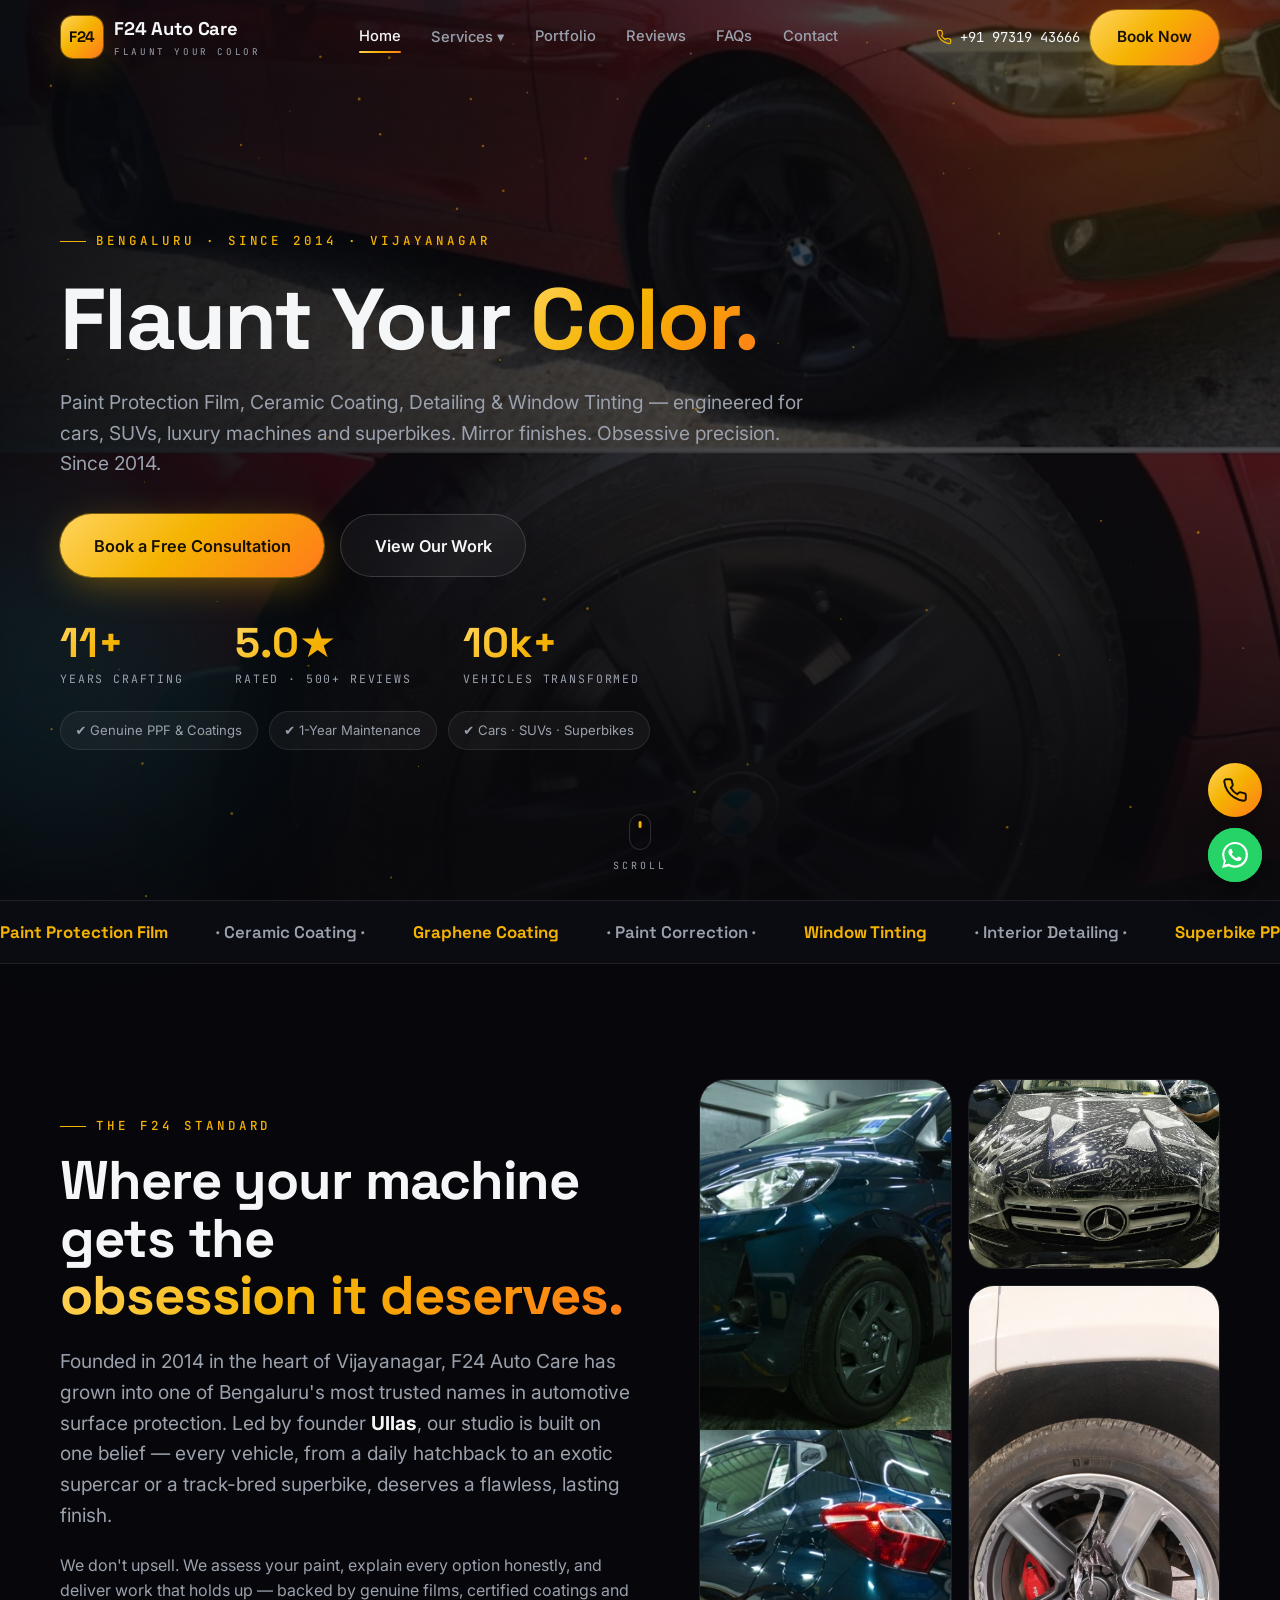
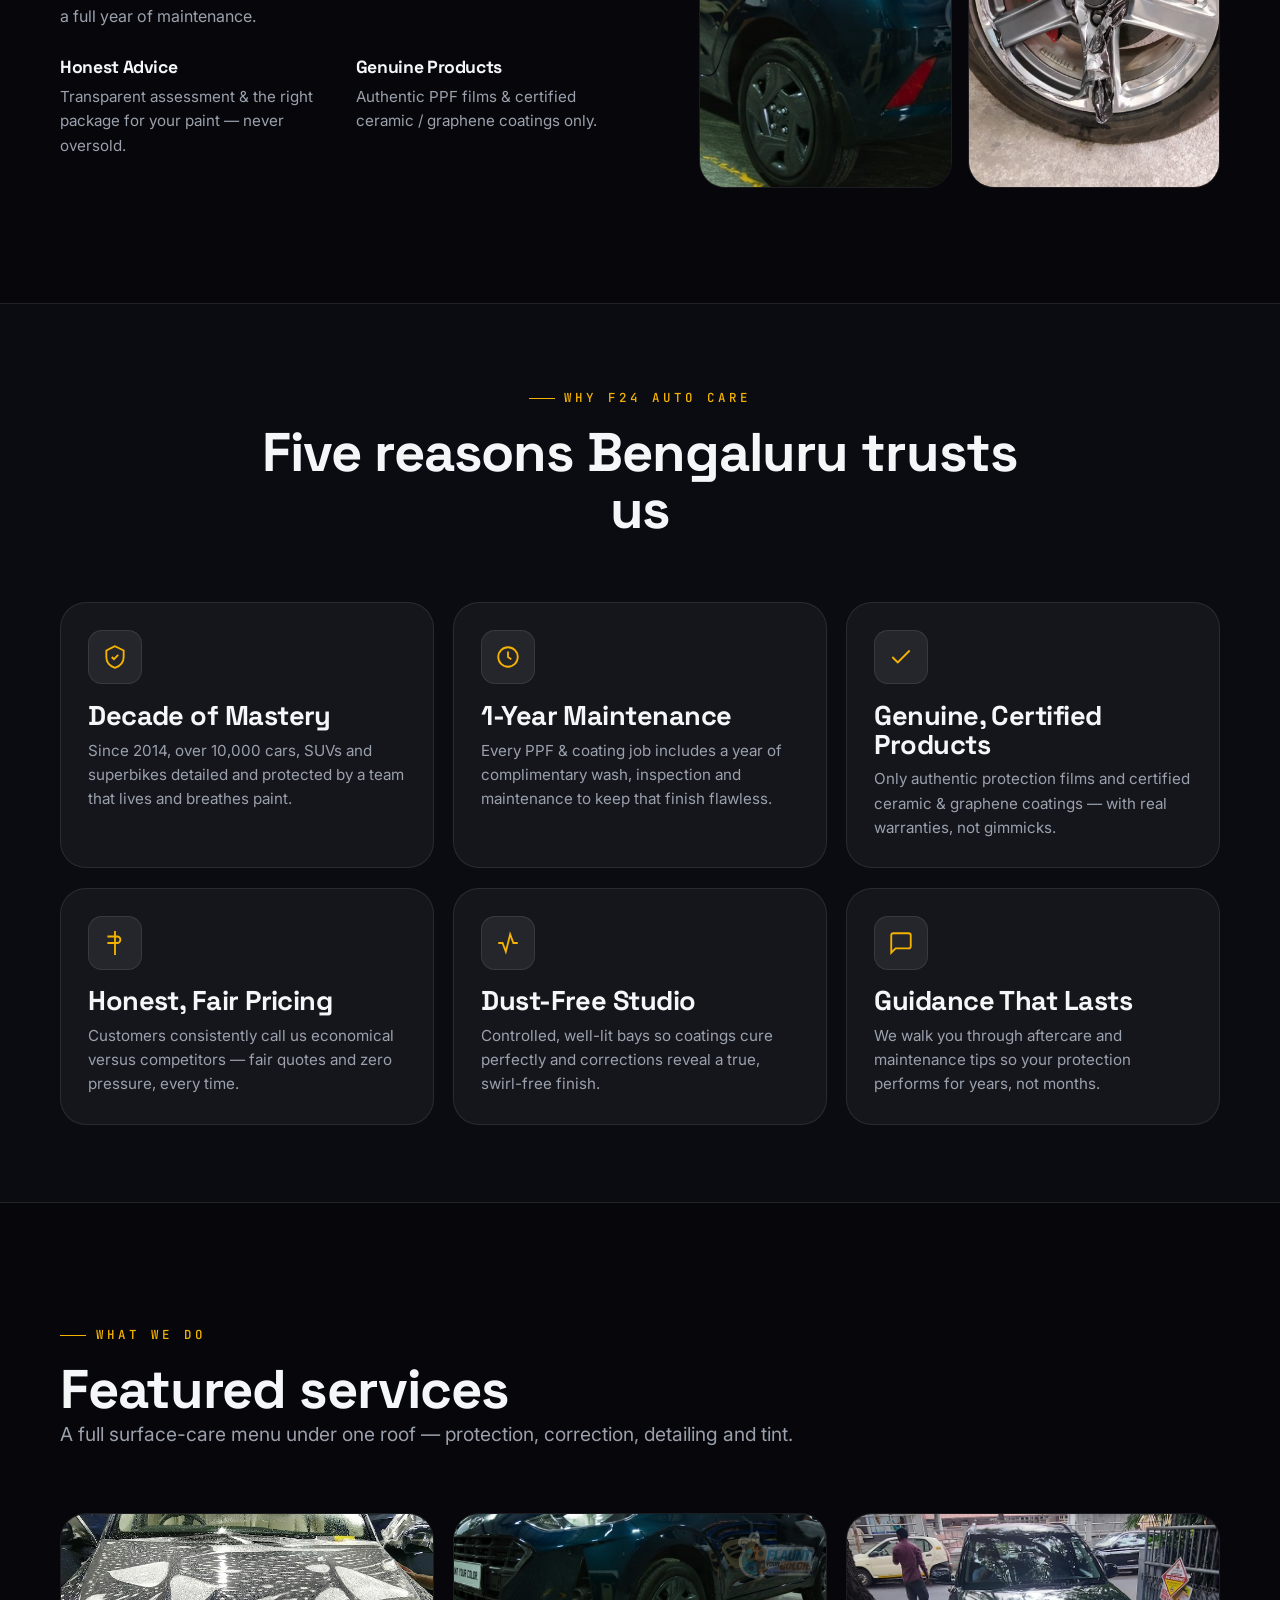
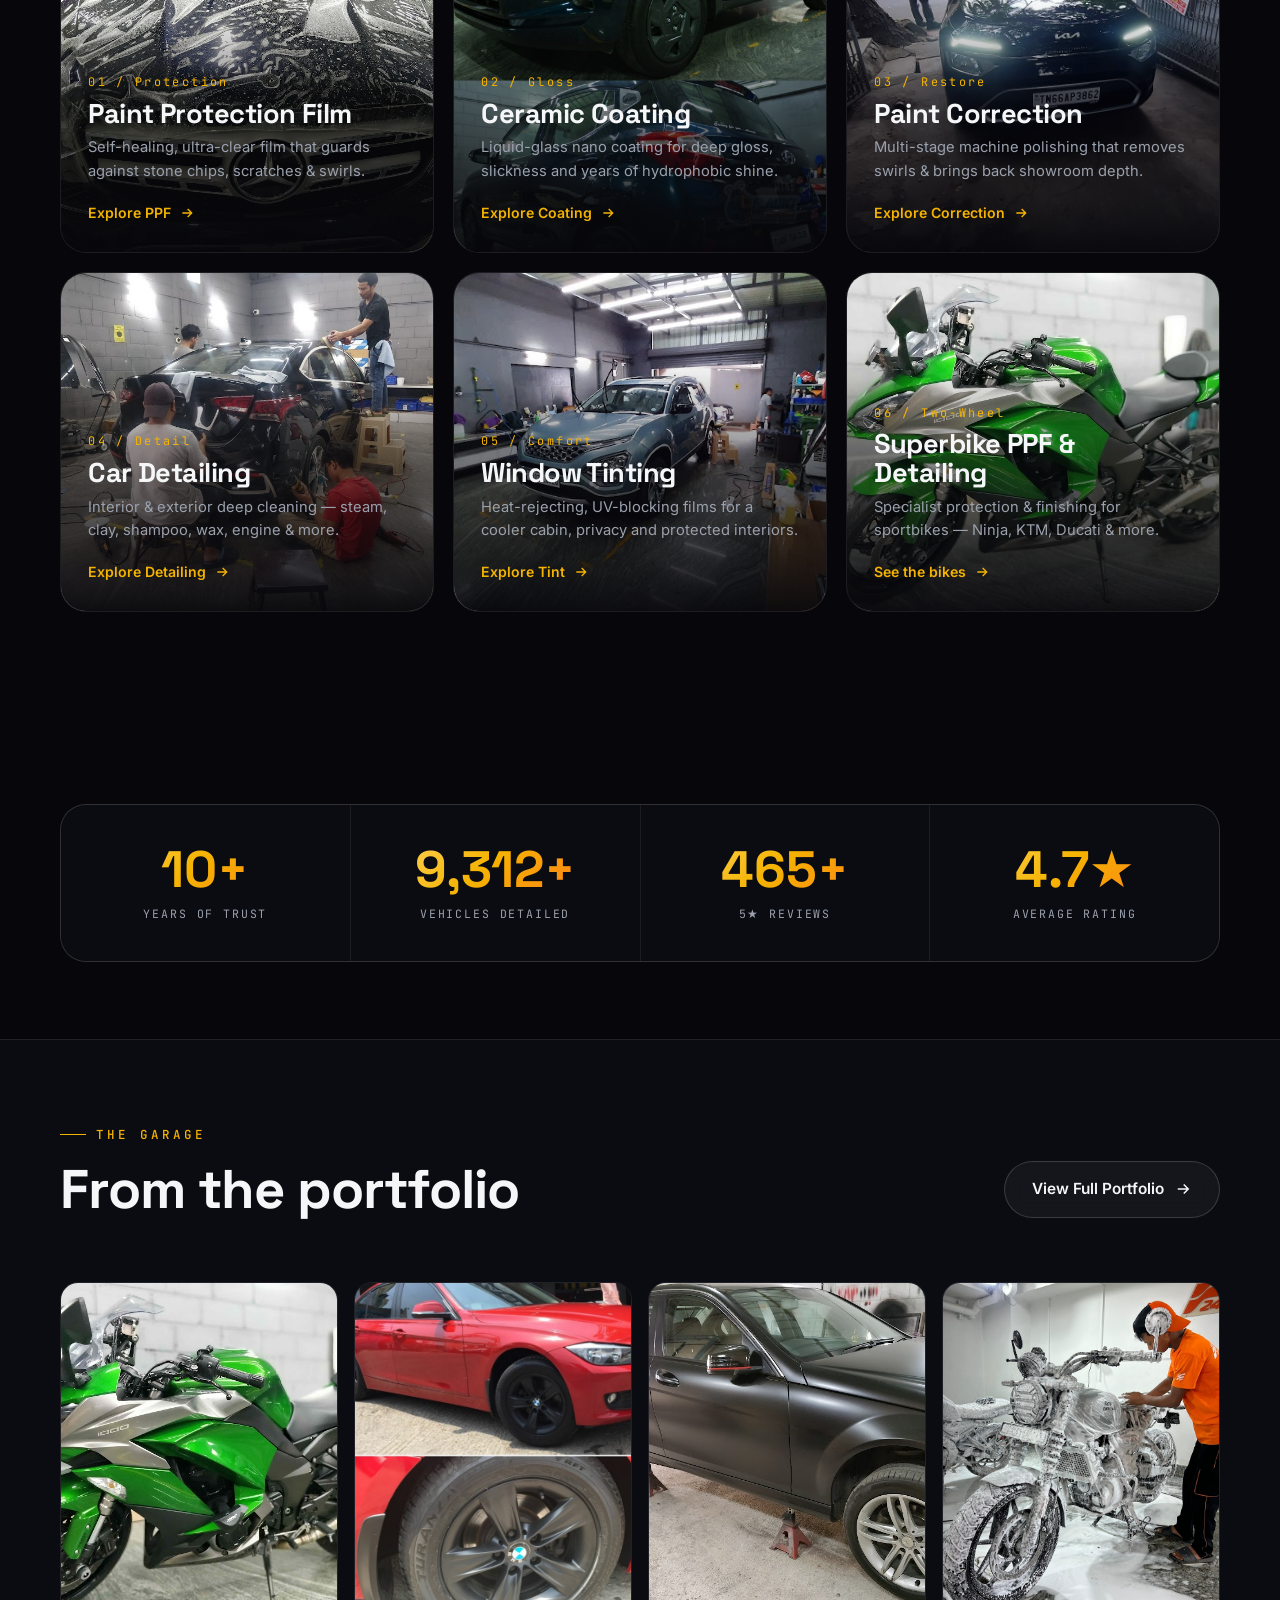
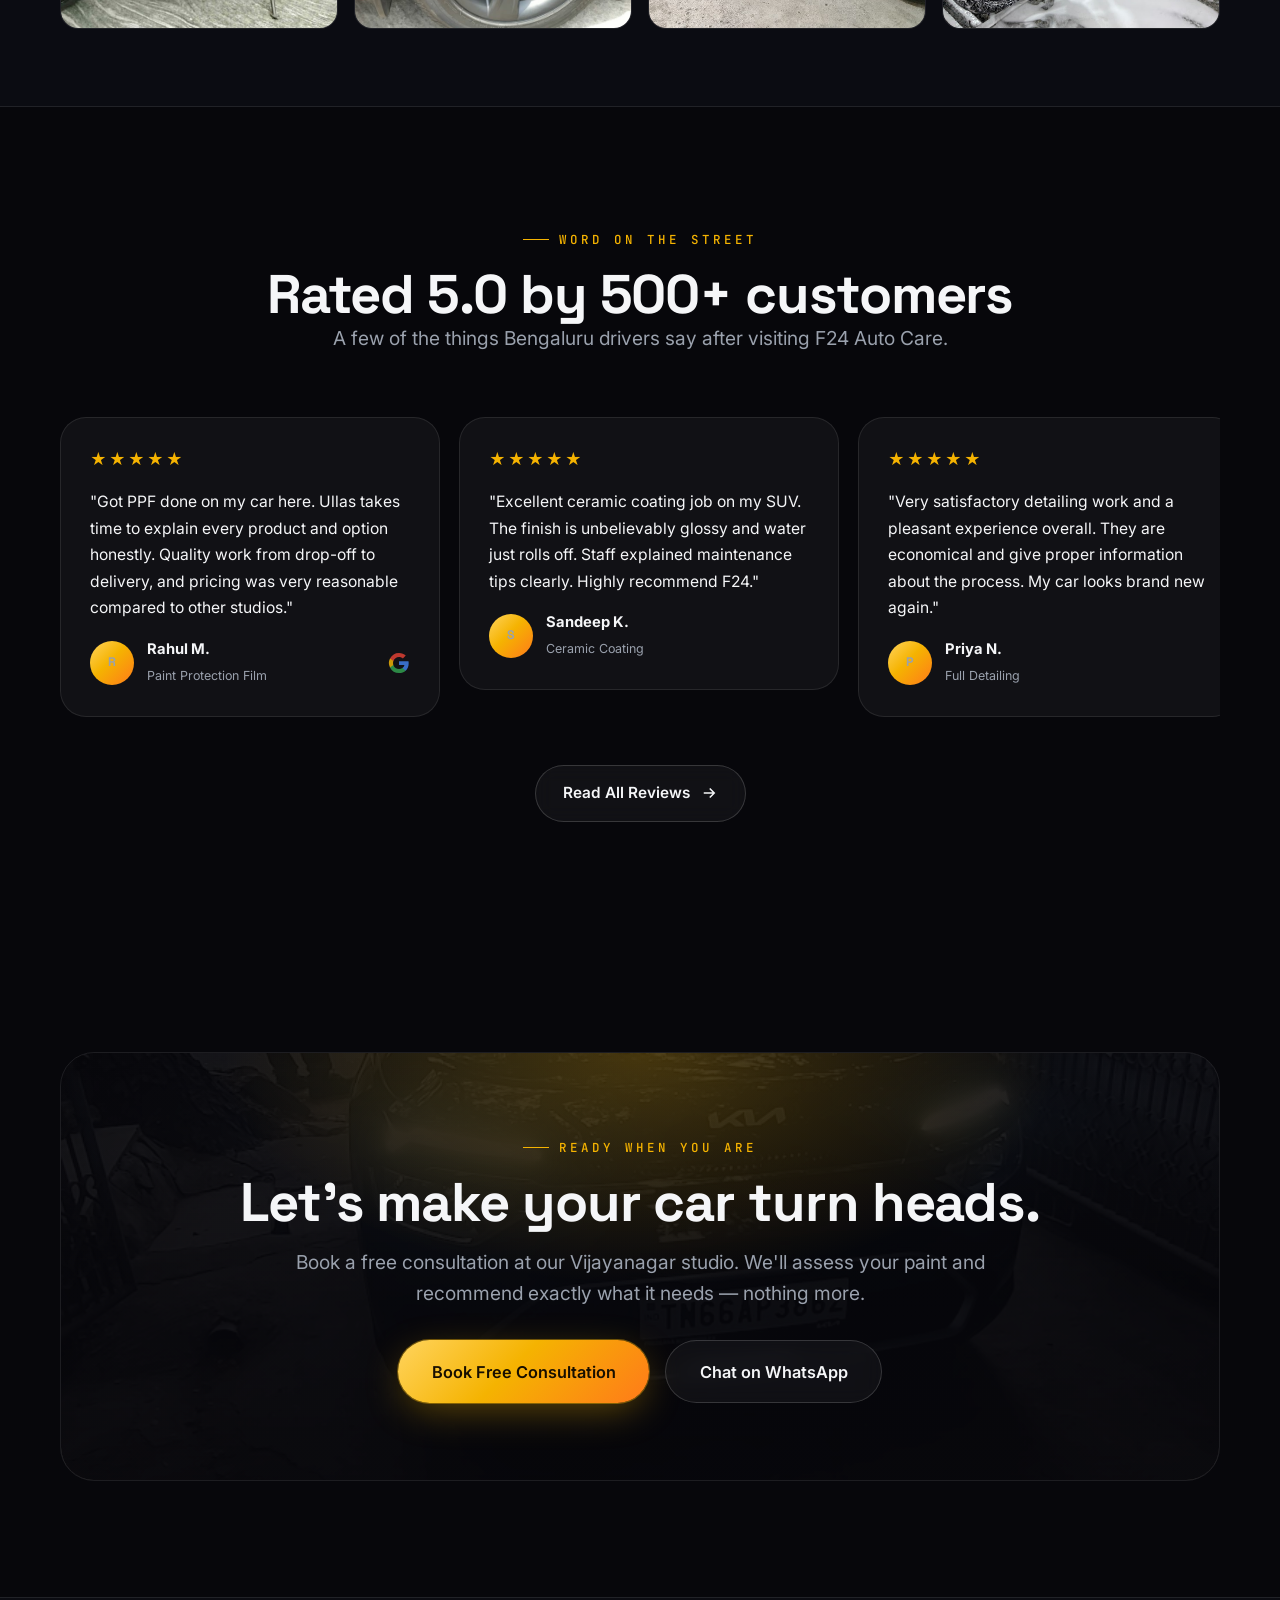
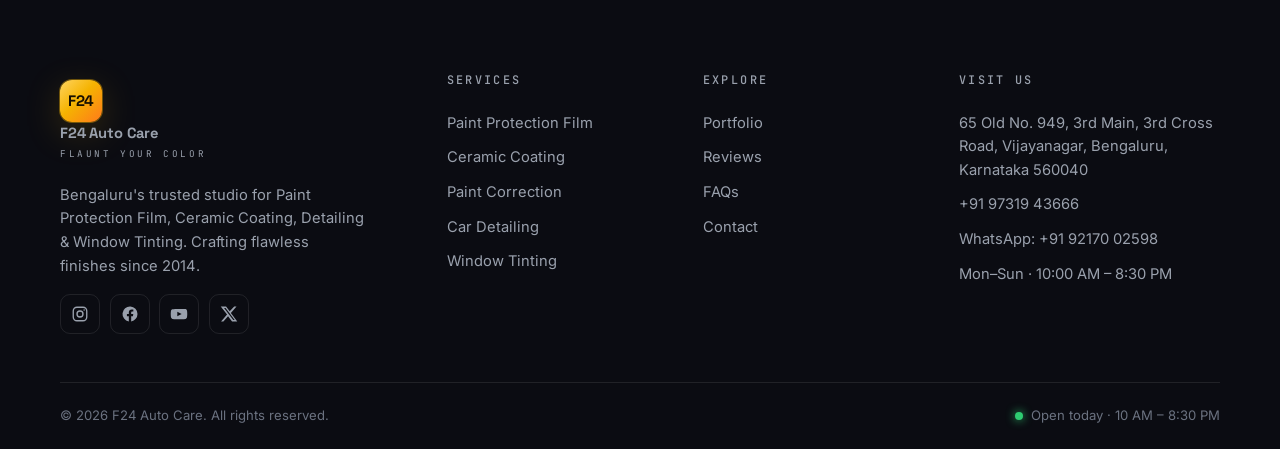
<file: index.html>
<!DOCTYPE html>
<html lang="en">
<head>
<meta charset="UTF-8">
<meta name="viewport" content="width=device-width, initial-scale=1">
<title>F24 Auto Care | PPF, Ceramic Coating, Detailing & Window Tint in Bengaluru</title>
<meta name="description" content="F24 Auto Care — Bengaluru's premium studio for Paint Protection Film (PPF), Ceramic Coating, Car Detailing & Window Tinting. Rated 5.0 from 500+ reviews. Vijayanagar, Bengaluru. Since 2014.">
<meta name="keywords" content="PPF Bangalore, Paint Protection Film Bengaluru, Ceramic Coating Bangalore, Car Detailing Vijayanagar, Window Tint Bangalore, F24 Auto Care">
<meta name="theme-color" content="#07070b">
<link rel="icon" type="image/svg+xml" href="assets/favicon.svg">
<meta property="og:type" content="business.business">
<meta property="og:title" content="F24 Auto Care | Flaunt Your Color — PPF, Ceramic & Detailing">
<meta property="og:description" content="Bengaluru's premium PPF, Ceramic Coating, Detailing & Window Tint studio. Rated 5.0 · 500+ reviews · Since 2014.">
<meta property="og:image" content="assets/img/f24-16.jpg">
<link rel="preconnect" href="https://fonts.googleapis.com">
<link rel="preconnect" href="https://fonts.gstatic.com" crossorigin>
<link href="https://fonts.googleapis.com/css2?family=Space+Grotesk:wght@400;500;600;700&family=Sora:wght@600;700;800&family=Inter:wght@400;500;600&family=JetBrains+Mono:wght@400;500&display=swap" rel="stylesheet">
<link rel="stylesheet" href="assets/css/style.css">
<script type="application/ld+json">
{
  "@context":"https://schema.org","@type":"AutoDetailing","name":"F24 Auto Care",
  "image":"assets/img/f24-16.jpg","priceRange":"₹₹","telephone":"+919731943666",
  "url":"index.html","slogan":"Flaunt Your Color",
  "address":{"@type":"PostalAddress","streetAddress":"65 Old No. 949, 3rd Main, 3rd Cross Road, Vijayanagar","addressLocality":"Bengaluru","addressRegion":"Karnataka","postalCode":"560040","addressCountry":"IN"},
  "aggregateRating":{"@type":"AggregateRating","ratingValue":"5.0","reviewCount":"500"},
  "openingHours":"Mo-Su 10:00-20:30","foundingDate":"2014"
}
</script>
</head>
<body>

<!-- HERO -->
<section class="hero">
  <div class="hero__media"><img src="assets/img/f24-16.jpg" alt="Premium car detailed at F24 Auto Care Bengaluru"></div>
  <div class="container hero__inner">
    <div class="reveal in">
      <span class="eyebrow">Bengaluru · Since 2014 · Vijayanagar</span>
      <h1 class="h-display">Flaunt Your <span class="text-grad">Color.</span></h1>
      <p class="lead">Paint Protection Film, Ceramic Coating, Detailing &amp; Window Tinting — engineered for cars, SUVs, luxury machines and superbikes. Mirror finishes. Obsessive precision. Since 2014.</p>
      <div class="hero__cta">
        <a href="contact.html" class="btn btn-primary btn-lg">Book a Free Consultation</a>
        <a href="portfolio.html" class="btn btn-ghost btn-lg">View Our Work</a>
      </div>
      <div class="hero__stats">
        <div class="hstat"><div class="n text-grad">11<span>+</span></div><div class="l">Years Crafting</div></div>
        <div class="hstat"><div class="n text-grad">5.0★</div><div class="l">Rated · 500+ Reviews</div></div>
        <div class="hstat"><div class="n text-grad">10k<span>+</span></div><div class="l">Vehicles Transformed</div></div>
      </div>
      <div class="badge-row">
        <span class="badge">✔ Genuine PPF &amp; Coatings</span>
        <span class="badge">✔ 1-Year Maintenance</span>
        <span class="badge">✔ Cars · SUVs · Superbikes</span>
      </div>
    </div>
  </div>
  <div class="scroll-hint"><i></i><span>Scroll</span></div>
</section>

<!-- MARQUEE -->
<div class="marquee">
  <div class="marquee__track">
    <span><b>Paint Protection Film</b> · Ceramic Coating · <b>Graphene Coating</b> · Paint Correction · <b>Window Tinting</b> · Interior Detailing · <b>Superbike PPF</b> · Headlight Restoration · </span>
    <span><b>Paint Protection Film</b> · Ceramic Coating · <b>Graphene Coating</b> · Paint Correction · <b>Window Tinting</b> · Interior Detailing · <b>Superbike PPF</b> · Headlight Restoration · </span>
  </div>
</div>

<!-- OVERVIEW -->
<section class="section">
  <div class="container">
    <div class="grid" style="grid-template-columns:1.05fr .95fr;gap:clamp(2rem,5vw,4rem);align-items:center">
      <div class="reveal">
        <span class="eyebrow">The F24 Standard</span>
        <h2 class="title">Where your machine gets the<br><span class="text-grad">obsession it deserves.</span></h2>
        <p class="lead" style="margin:1.4rem 0">Founded in 2014 in the heart of Vijayanagar, F24 Auto Care has grown into one of Bengaluru's most trusted names in automotive surface protection. Led by founder <strong style="color:var(--text)">Ullas</strong>, our studio is built on one belief — every vehicle, from a daily hatchback to an exotic supercar or a track-bred superbike, deserves a flawless, lasting finish.</p>
        <p class="muted" style="margin-bottom:1.8rem">We don't upsell. We assess your paint, explain every option honestly, and deliver work that holds up — backed by genuine films, certified coatings and a full year of maintenance.</p>
        <div class="grid grid-2" style="gap:1rem">
          <div class="feature"><h3 style="font-size:1.1rem">Honest Advice</h3><p>Transparent assessment &amp; the right package for your paint — never oversold.</p></div>
          <div class="feature"><h3 style="font-size:1.1rem">Genuine Products</h3><p>Authentic PPF films &amp; certified ceramic / graphene coatings only.</p></div>
        </div>
      </div>
      <div class="reveal d1" style="display:grid;grid-template-columns:1fr 1fr;gap:1rem">
        <img src="assets/img/f24-31.jpg" alt="Glossy black car finished at F24" style="border-radius:var(--r-lg);border:1px solid var(--border);grid-row:span 2;height:100%;object-fit:cover">
        <img src="assets/img/f24-08.jpg" alt="PPF application in progress" style="border-radius:var(--r-lg);border:1px solid var(--border)">
        <img src="assets/img/f24-30.jpg" alt="Alloy wheel detailing" style="border-radius:var(--r-lg);border:1px solid var(--border)">
      </div>
    </div>
  </div>
</section>

<!-- WHY CHOOSE -->
<section class="section section--tight" style="background:var(--bg-2);border-block:1px solid var(--border)">
  <div class="container">
    <div class="section-head center reveal">
      <span class="eyebrow">Why F24 Auto Care</span>
      <h2 class="title">Five reasons Bengaluru trusts us</h2>
    </div>
    <div class="grid grid-3">
      <div class="card feature reveal"><div class="card__glow"></div>
        <div class="feature__icon"><svg viewBox="0 0 24 24" fill="none" stroke="currentColor" stroke-width="1.7"><path d="M12 2 4 6v6c0 5 3.4 8.5 8 10 4.6-1.5 8-5 8-10V6z"/><path d="m9 12 2 2 4-4"/></svg></div>
        <h3>Decade of Mastery</h3><p>Since 2014, over 10,000 cars, SUVs and superbikes detailed and protected by a team that lives and breathes paint.</p>
      </div>
      <div class="card feature reveal d1"><div class="card__glow"></div>
        <div class="feature__icon"><svg viewBox="0 0 24 24" fill="none" stroke="currentColor" stroke-width="1.7"><circle cx="12" cy="12" r="9"/><path d="M12 7v5l3 2"/></svg></div>
        <h3>1-Year Maintenance</h3><p>Every PPF &amp; coating job includes a year of complimentary wash, inspection and maintenance to keep that finish flawless.</p>
      </div>
      <div class="card feature reveal d2"><div class="card__glow"></div>
        <div class="feature__icon"><svg viewBox="0 0 24 24" fill="none" stroke="currentColor" stroke-width="1.7"><path d="M20 6 9 17l-5-5"/></svg></div>
        <h3>Genuine, Certified Products</h3><p>Only authentic protection films and certified ceramic &amp; graphene coatings — with real warranties, not gimmicks.</p>
      </div>
      <div class="card feature reveal"><div class="card__glow"></div>
        <div class="feature__icon"><svg viewBox="0 0 24 24" fill="none" stroke="currentColor" stroke-width="1.7"><path d="M12 1v22M5 6h9a3 3 0 0 1 0 6H5"/></svg></div>
        <h3>Honest, Fair Pricing</h3><p>Customers consistently call us economical versus competitors — fair quotes and zero pressure, every time.</p>
      </div>
      <div class="card feature reveal d1"><div class="card__glow"></div>
        <div class="feature__icon"><svg viewBox="0 0 24 24" fill="none" stroke="currentColor" stroke-width="1.7"><path d="M3 12h4l3 8 4-16 3 8h4"/></svg></div>
        <h3>Dust-Free Studio</h3><p>Controlled, well-lit bays so coatings cure perfectly and corrections reveal a true, swirl-free finish.</p>
      </div>
      <div class="card feature reveal d2"><div class="card__glow"></div>
        <div class="feature__icon"><svg viewBox="0 0 24 24" fill="none" stroke="currentColor" stroke-width="1.7"><path d="M21 15a2 2 0 0 1-2 2H7l-4 4V5a2 2 0 0 1 2-2h14a2 2 0 0 1 2 2z"/></svg></div>
        <h3>Guidance That Lasts</h3><p>We walk you through aftercare and maintenance tips so your protection performs for years, not months.</p>
      </div>
    </div>
  </div>
</section>

<!-- FEATURED SERVICES -->
<section class="section">
  <div class="container">
    <div class="section-head reveal">
      <span class="eyebrow">What We Do</span>
      <h2 class="title">Featured services</h2>
      <p class="lead">A full surface-care menu under one roof — protection, correction, detailing and tint.</p>
    </div>
    <div class="grid grid-3">
      <a href="ppf.html" class="svc reveal"><img src="assets/img/f24-08.jpg" alt="Paint Protection Film"><div class="svc__body"><div class="svc__num">01 / Protection</div><h3>Paint Protection Film</h3><p>Self-healing, ultra-clear film that guards against stone chips, scratches &amp; swirls.</p><span class="svc__link">Explore PPF <svg viewBox="0 0 24 24" fill="none" stroke="currentColor" stroke-width="2"><path d="M5 12h14M13 6l6 6-6 6"/></svg></span></div></a>
      <a href="ceramic-coating.html" class="svc reveal d1"><img src="assets/img/f24-31.jpg" alt="Ceramic Coating"><div class="svc__body"><div class="svc__num">02 / Gloss</div><h3>Ceramic Coating</h3><p>Liquid-glass nano coating for deep gloss, slickness and years of hydrophobic shine.</p><span class="svc__link">Explore Coating <svg viewBox="0 0 24 24" fill="none" stroke="currentColor" stroke-width="2"><path d="M5 12h14M13 6l6 6-6 6"/></svg></span></div></a>
      <a href="paint-correction.html" class="svc reveal d2"><img src="assets/img/f24-26.jpg" alt="Paint Correction"><div class="svc__body"><div class="svc__num">03 / Restore</div><h3>Paint Correction</h3><p>Multi-stage machine polishing that removes swirls &amp; brings back showroom depth.</p><span class="svc__link">Explore Correction <svg viewBox="0 0 24 24" fill="none" stroke="currentColor" stroke-width="2"><path d="M5 12h14M13 6l6 6-6 6"/></svg></span></div></a>
      <a href="detailing.html" class="svc reveal"><img src="assets/img/f24-27.jpg" alt="Car Detailing"><div class="svc__body"><div class="svc__num">04 / Detail</div><h3>Car Detailing</h3><p>Interior &amp; exterior deep cleaning — steam, clay, shampoo, wax, engine &amp; more.</p><span class="svc__link">Explore Detailing <svg viewBox="0 0 24 24" fill="none" stroke="currentColor" stroke-width="2"><path d="M5 12h14M13 6l6 6-6 6"/></svg></span></div></a>
      <a href="window-tinting.html" class="svc reveal d1"><img src="assets/img/f24-22.jpg" alt="Window Tinting"><div class="svc__body"><div class="svc__num">05 / Comfort</div><h3>Window Tinting</h3><p>Heat-rejecting, UV-blocking films for a cooler cabin, privacy and protected interiors.</p><span class="svc__link">Explore Tint <svg viewBox="0 0 24 24" fill="none" stroke="currentColor" stroke-width="2"><path d="M5 12h14M13 6l6 6-6 6"/></svg></span></div></a>
      <a href="portfolio.html" class="svc reveal d2"><img src="assets/img/f24-41.jpg" alt="Superbike PPF"><div class="svc__body"><div class="svc__num">06 / Two-Wheel</div><h3>Superbike PPF &amp; Detailing</h3><p>Specialist protection &amp; finishing for sportbikes — Ninja, KTM, Ducati &amp; more.</p><span class="svc__link">See the bikes <svg viewBox="0 0 24 24" fill="none" stroke="currentColor" stroke-width="2"><path d="M5 12h14M13 6l6 6-6 6"/></svg></span></div></a>
    </div>
  </div>
</section>

<!-- STATS BAND -->
<section class="section--tight">
  <div class="container">
    <div class="stats-band reveal">
      <div class="stat-cell"><div class="n"><span data-count="11">0</span>+</div><div class="l">Years of Trust</div></div>
      <div class="stat-cell"><div class="n"><span data-count="10000">0</span>+</div><div class="l">Vehicles Detailed</div></div>
      <div class="stat-cell"><div class="n"><span data-count="500">0</span>+</div><div class="l">5★ Reviews</div></div>
      <div class="stat-cell"><div class="n"><span data-count="5" data-dec="1">0</span>★</div><div class="l">Average Rating</div></div>
    </div>
  </div>
</section>

<!-- PORTFOLIO PREVIEW -->
<section class="section section--tight" style="background:var(--bg-2);border-block:1px solid var(--border)">
  <div class="container">
    <div class="section-head reveal" style="display:flex;justify-content:space-between;align-items:flex-end;max-width:none;flex-wrap:wrap;gap:1rem">
      <div><span class="eyebrow">The Garage</span><h2 class="title">From the portfolio</h2></div>
      <a href="portfolio.html" class="btn btn-ghost">View Full Portfolio <svg viewBox="0 0 24 24" fill="none" stroke="currentColor" stroke-width="2"><path d="M5 12h14M13 6l6 6-6 6"/></svg></a>
    </div>
    <div class="strip reveal d1">
      <div class="shot" data-full="assets/img/f24-41.jpg"><img src="assets/img/f24-41.jpg" alt="Superbike PPF — Kawasaki"></div>
      <div class="shot" data-full="assets/img/f24-16.jpg"><img src="assets/img/f24-16.jpg" alt="Luxury sedan gloss"></div>
      <div class="shot" data-full="assets/img/f24-07.jpg"><img src="assets/img/f24-07.jpg" alt="Mercedes SUV detailing"></div>
      <div class="shot" data-full="assets/img/f24-35.jpg"><img src="assets/img/f24-35.jpg" alt="KTM superbike"></div>
    </div>
  </div>
</section>

<!-- REVIEWS -->
<section class="section">
  <div class="container">
    <div class="section-head center reveal">
      <span class="eyebrow">Word On The Street</span>
      <h2 class="title">Rated 5.0 by 500+ customers</h2>
      <p class="lead" style="margin-inline:auto">A few of the things Bengaluru drivers say after visiting F24 Auto Care.</p>
    </div>
    <div class="reviews-track reveal">
      <div class="card review"><div class="stars">★★★★★</div><p>"Got PPF done on my car here. Ullas takes time to explain every product and option honestly. Quality work from drop-off to delivery, and pricing was very reasonable compared to other studios."</p><div class="who"><span class="av">R</span><div><b>Rahul M.</b><span>Paint Protection Film</span></div><span class="gicon" aria-hidden="true"></span></div></div>
      <div class="card review"><div class="stars">★★★★★</div><p>"Excellent ceramic coating job on my SUV. The finish is unbelievably glossy and water just rolls off. Staff explained maintenance tips clearly. Highly recommend F24."</p><div class="who"><span class="av">S</span><div><b>Sandeep K.</b><span>Ceramic Coating</span></div></div></div>
      <div class="card review"><div class="stars">★★★★★</div><p>"Very satisfactory detailing work and a pleasant experience overall. They are economical and give proper information about the process. My car looks brand new again."</p><div class="who"><span class="av">P</span><div><b>Priya N.</b><span>Full Detailing</span></div></div></div>
      <div class="card review"><div class="stars">★★★★★</div><p>"Knowledgeable team, genuine products, no upselling. The one-year PPF maintenance with wash and check is a great touch. Trustworthy place for your car."</p><div class="who"><span class="av">A</span><div><b>Arjun V.</b><span>PPF + Coating</span></div></div></div>
      <div class="card review"><div class="stars">★★★★★</div><p>"Took my superbike for PPF. Crisp, bubble-free application and the matte sections look stunning. These guys really know two-wheelers too."</p><div class="who"><span class="av">K</span><div><b>Karthik R.</b><span>Superbike PPF</span></div></div></div>
    </div>
    <div style="text-align:center;margin-top:2rem" class="reveal"><a href="reviews.html" class="btn btn-ghost">Read All Reviews <svg viewBox="0 0 24 24" fill="none" stroke="currentColor" stroke-width="2"><path d="M5 12h14M13 6l6 6-6 6"/></svg></a></div>
  </div>
</section>

<!-- CTA -->
<section class="section">
  <div class="container">
    <div class="cta reveal">
      <img src="assets/img/f24-26.jpg" alt="F24 studio">
      <span class="eyebrow" style="justify-content:center">Ready When You Are</span>
      <h2 class="title">Let's make your car turn heads.</h2>
      <p class="lead">Book a free consultation at our Vijayanagar studio. We'll assess your paint and recommend exactly what it needs — nothing more.</p>
      <div class="cta__btns">
        <a href="contact.html" class="btn btn-primary btn-lg">Book Free Consultation</a>
        <a id="ctaWa" href="#" class="btn btn-ghost btn-lg">Chat on WhatsApp</a>
      </div>
    </div>
  </div>
</section>

<script src="assets/js/main.js"></script>
<script>
  document.querySelectorAll('#ctaWa').forEach(function(a){a.href="https://wa.me/"+F24.wa+"?text="+encodeURIComponent(F24.waMsg);a.target="_blank";a.rel="noopener";});
  document.querySelectorAll('.review .gicon').forEach(function(g){g.innerHTML=F24ICONS.google;});
</script>
</body>
</html>
</file>
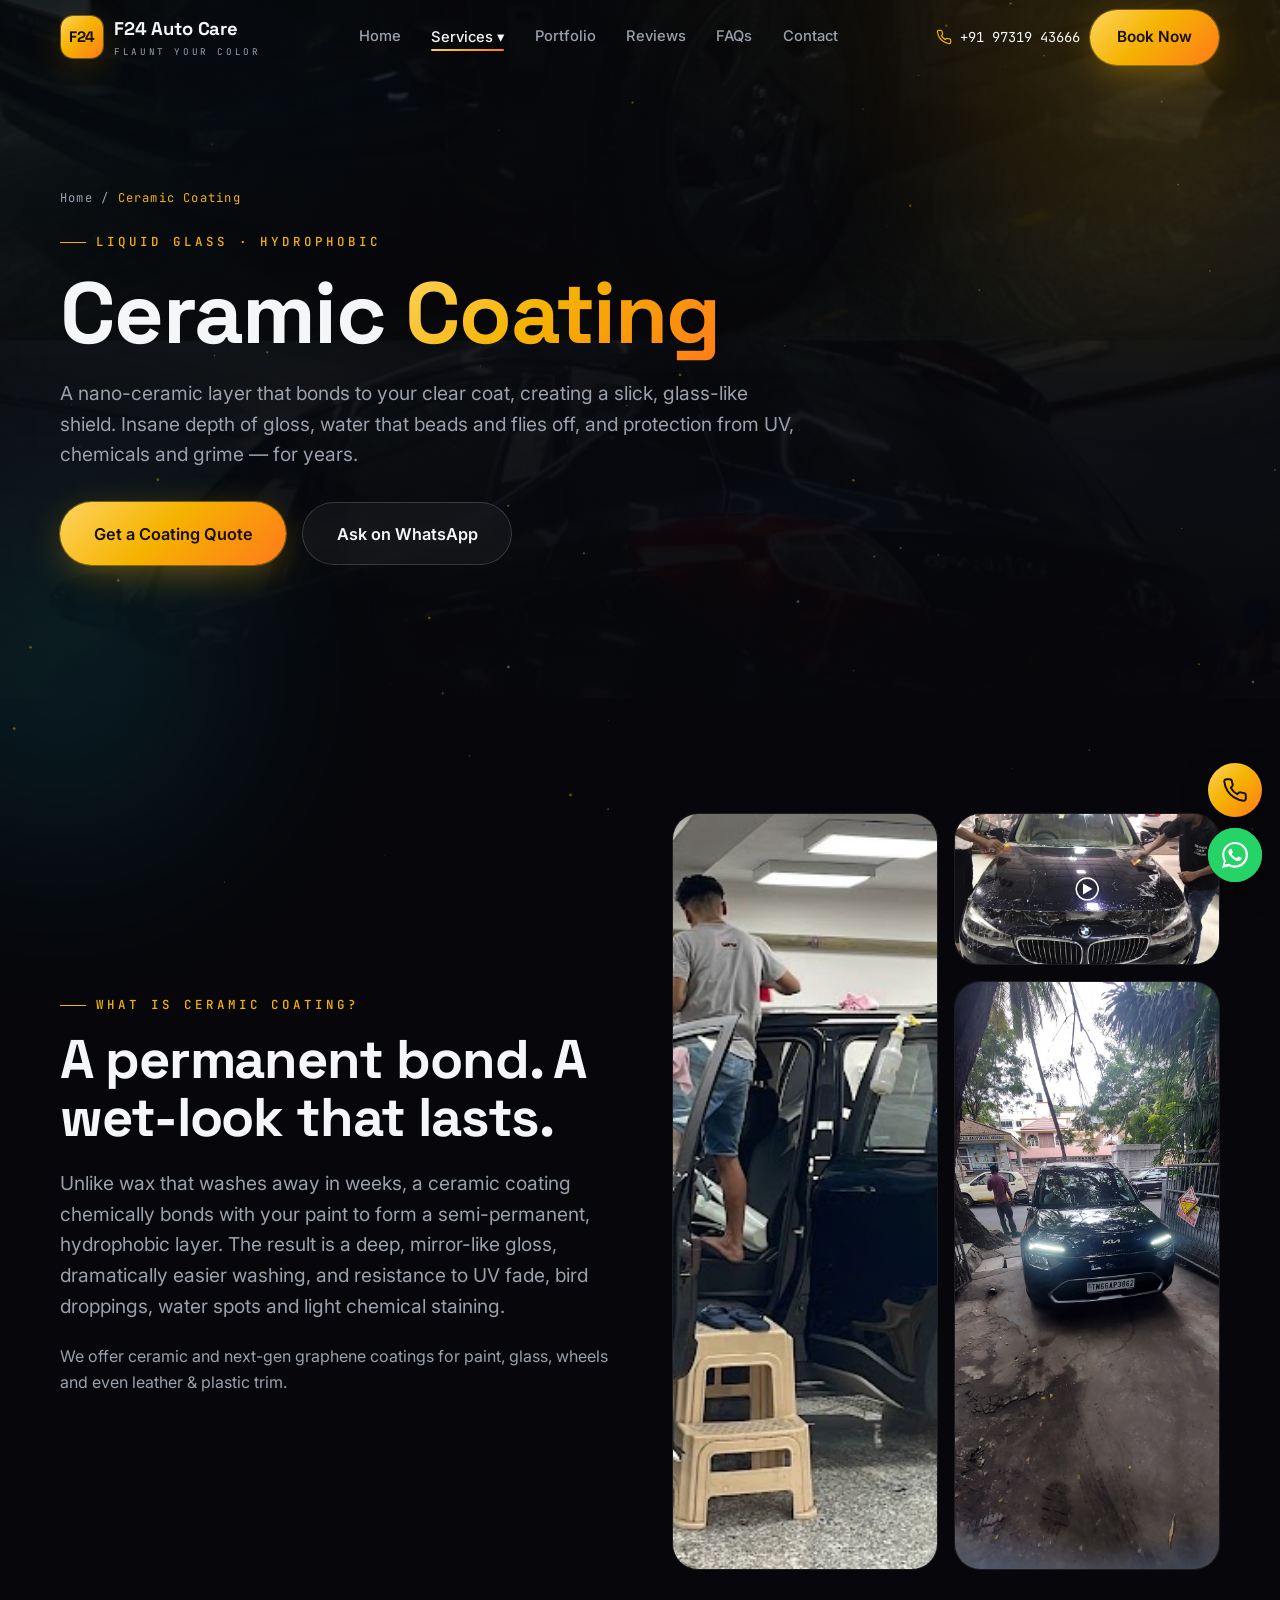
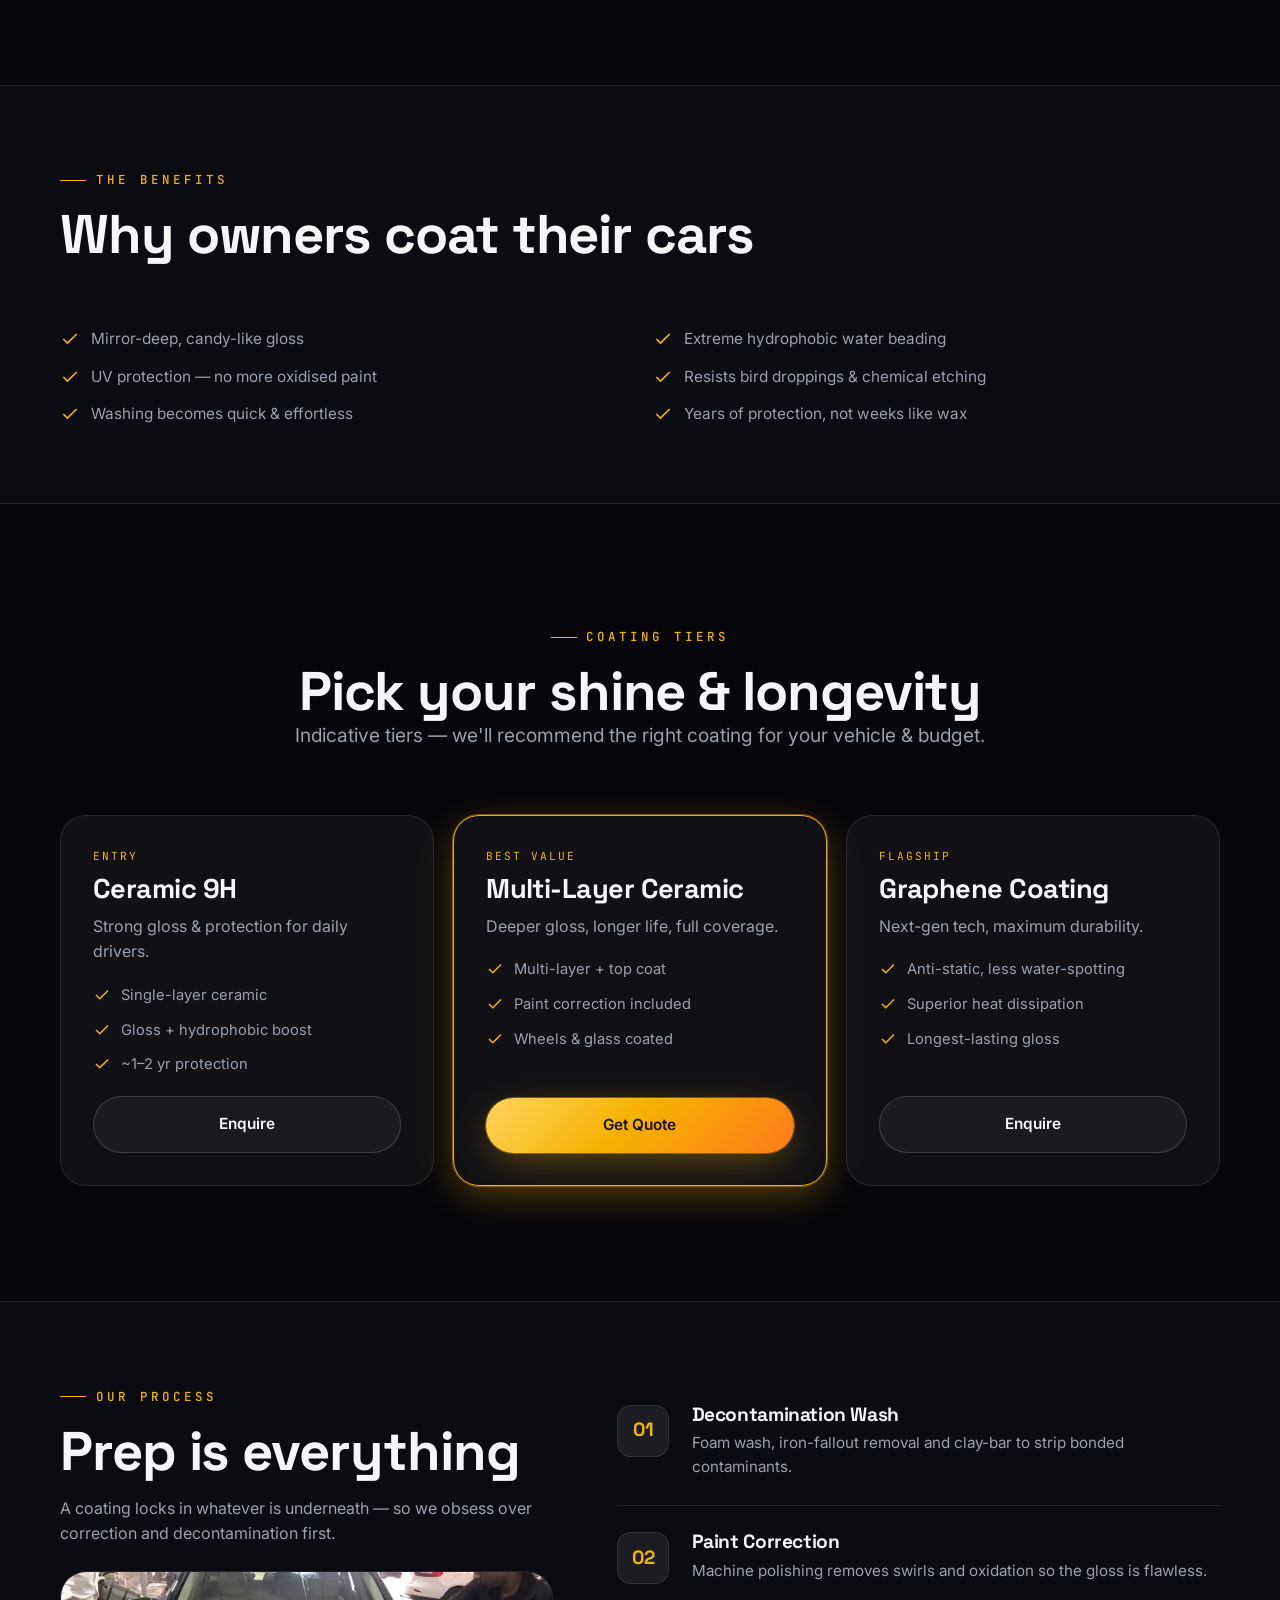
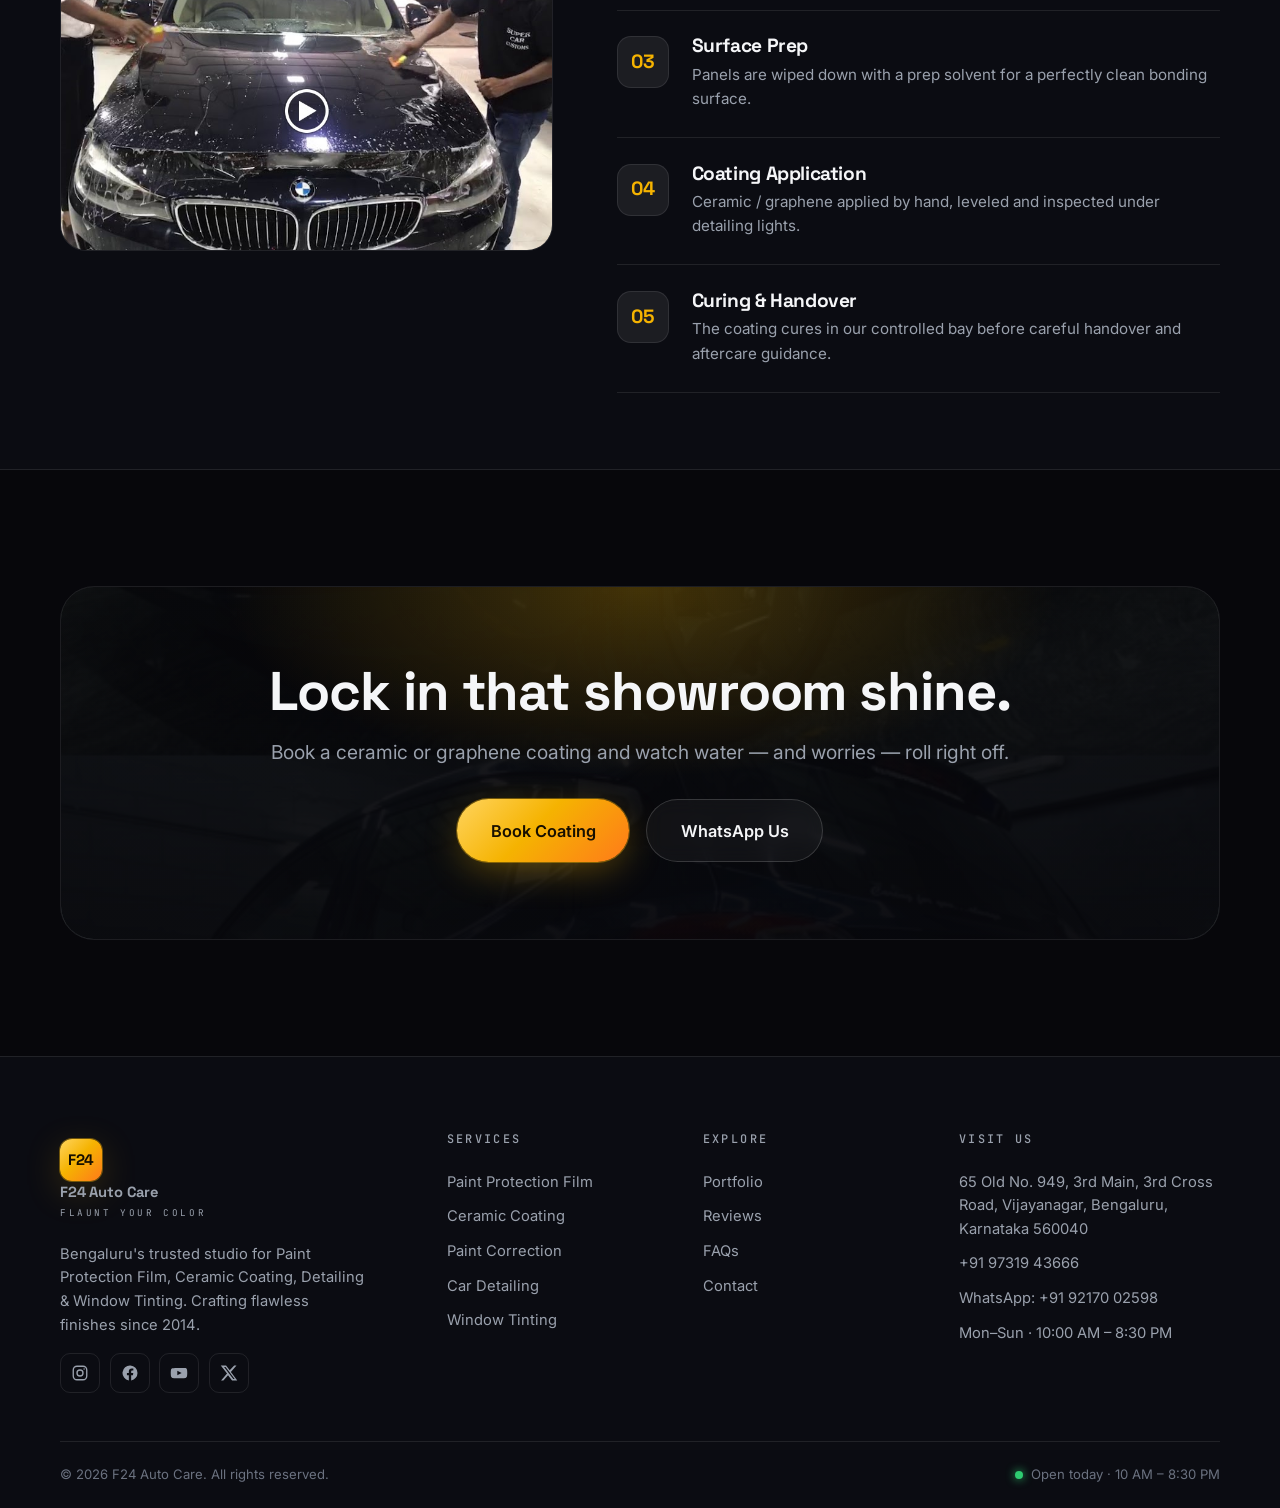
<file: ceramic-coating.html>
<!DOCTYPE html>
<html lang="en">
<head>
<meta charset="UTF-8">
<meta name="viewport" content="width=device-width, initial-scale=1">
<title>Ceramic & Graphene Coating in Bengaluru | F24 Auto Care</title>
<meta name="description" content="Certified ceramic & graphene coating at F24 Auto Care, Vijayanagar Bengaluru. Liquid-glass nano protection for deep gloss, hydrophobic shine & years of protection on cars, SUVs & superbikes.">
<meta name="theme-color" content="#07070b">
<link rel="icon" type="image/svg+xml" href="assets/favicon.svg">
<meta property="og:title" content="Ceramic Coating | F24 Auto Care">
<meta property="og:image" content="assets/img/f24-31.jpg">
<link rel="preconnect" href="https://fonts.googleapis.com">
<link rel="preconnect" href="https://fonts.gstatic.com" crossorigin>
<link href="https://fonts.googleapis.com/css2?family=Space+Grotesk:wght@400;500;600;700&family=Sora:wght@600;700;800&family=Inter:wght@400;500;600&family=JetBrains+Mono:wght@400;500&display=swap" rel="stylesheet">
<link rel="stylesheet" href="assets/css/style.css">
</head>
<body>

<section class="phero">
  <div class="phero__bg"><img src="assets/img/f24-31.jpg" alt="Ceramic coated glossy car"></div>
  <div class="container">
    <div class="crumbs reveal in"><a href="index.html">Home</a> / <span>Ceramic Coating</span></div>
    <span class="eyebrow reveal in">Liquid Glass · Hydrophobic</span>
    <h1 class="h-display reveal in" style="max-width:14ch">Ceramic <span class="text-grad">Coating</span></h1>
    <p class="lead reveal in" style="margin:1.2rem 0 2rem">A nano-ceramic layer that bonds to your clear coat, creating a slick, glass-like shield. Insane depth of gloss, water that beads and flies off, and protection from UV, chemicals and grime — for years.</p>
    <div class="hero__cta reveal in">
      <a href="contact.html" class="btn btn-primary btn-lg">Get a Coating Quote</a>
      <a id="waBtn" href="#" class="btn btn-ghost btn-lg">Ask on WhatsApp</a>
    </div>
  </div>
</section>

<section class="section">
  <div class="container">
    <div class="grid" style="grid-template-columns:1fr 1fr;gap:clamp(2rem,5vw,4rem);align-items:center">
      <div class="reveal">
        <span class="eyebrow">What Is Ceramic Coating?</span>
        <h2 class="title">A permanent bond. A wet-look that lasts.</h2>
        <p class="lead" style="margin:1.4rem 0">Unlike wax that washes away in weeks, a ceramic coating chemically bonds with your paint to form a semi-permanent, hydrophobic layer. The result is a deep, mirror-like gloss, dramatically easier washing, and resistance to UV fade, bird droppings, water spots and light chemical staining.</p>
        <p class="muted">We offer ceramic and next-gen graphene coatings for paint, glass, wheels and even leather &amp; plastic trim.</p>
      </div>
      <div class="reveal d1" style="display:grid;grid-template-columns:1fr 1fr;gap:1rem">
        <img src="assets/img/f24-19.jpg" alt="Coated black car" style="border-radius:var(--r-lg);border:1px solid var(--border);grid-row:span 2;height:100%;object-fit:cover">
        <img src="assets/img/f24-32.jpg" alt="Mercedes coated" style="border-radius:var(--r-lg);border:1px solid var(--border)">
        <img src="assets/img/f24-26.jpg" alt="Coating application" style="border-radius:var(--r-lg);border:1px solid var(--border)">
      </div>
    </div>
  </div>
</section>

<section class="section section--tight" style="background:var(--bg-2);border-block:1px solid var(--border)">
  <div class="container">
    <div class="section-head reveal"><span class="eyebrow">The Benefits</span><h2 class="title">Why owners coat their cars</h2></div>
    <ul class="checks reveal d1">
      <li><svg viewBox="0 0 24 24" fill="none" stroke="currentColor" stroke-width="2"><path d="M20 6 9 17l-5-5"/></svg> Mirror-deep, candy-like gloss</li>
      <li><svg viewBox="0 0 24 24" fill="none" stroke="currentColor" stroke-width="2"><path d="M20 6 9 17l-5-5"/></svg> Extreme hydrophobic water beading</li>
      <li><svg viewBox="0 0 24 24" fill="none" stroke="currentColor" stroke-width="2"><path d="M20 6 9 17l-5-5"/></svg> UV protection — no more oxidised paint</li>
      <li><svg viewBox="0 0 24 24" fill="none" stroke="currentColor" stroke-width="2"><path d="M20 6 9 17l-5-5"/></svg> Resists bird droppings &amp; chemical etching</li>
      <li><svg viewBox="0 0 24 24" fill="none" stroke="currentColor" stroke-width="2"><path d="M20 6 9 17l-5-5"/></svg> Washing becomes quick &amp; effortless</li>
      <li><svg viewBox="0 0 24 24" fill="none" stroke="currentColor" stroke-width="2"><path d="M20 6 9 17l-5-5"/></svg> Years of protection, not weeks like wax</li>
    </ul>
  </div>
</section>

<section class="section">
  <div class="container">
    <div class="section-head center reveal"><span class="eyebrow">Coating Tiers</span><h2 class="title">Pick your shine &amp; longevity</h2><p class="lead" style="margin-inline:auto">Indicative tiers — we'll recommend the right coating for your vehicle &amp; budget.</p></div>
    <div class="grid grid-3">
      <div class="card pkg reveal"><div class="card__glow"></div><div class="pkg__tag">Entry</div><h3>Ceramic 9H</h3><p class="muted">Strong gloss &amp; protection for daily drivers.</p><ul><li><svg viewBox="0 0 24 24" fill="none" stroke="currentColor" stroke-width="2"><path d="M20 6 9 17l-5-5"/></svg> Single-layer ceramic</li><li><svg viewBox="0 0 24 24" fill="none" stroke="currentColor" stroke-width="2"><path d="M20 6 9 17l-5-5"/></svg> Gloss + hydrophobic boost</li><li><svg viewBox="0 0 24 24" fill="none" stroke="currentColor" stroke-width="2"><path d="M20 6 9 17l-5-5"/></svg> ~1–2 yr protection</li></ul><a href="contact.html" class="btn btn-ghost btn-block">Enquire</a></div>
      <div class="card pkg feat reveal d1"><div class="card__glow"></div><div class="pkg__tag">Best Value</div><h3>Multi-Layer Ceramic</h3><p class="muted">Deeper gloss, longer life, full coverage.</p><ul><li><svg viewBox="0 0 24 24" fill="none" stroke="currentColor" stroke-width="2"><path d="M20 6 9 17l-5-5"/></svg> Multi-layer + top coat</li><li><svg viewBox="0 0 24 24" fill="none" stroke="currentColor" stroke-width="2"><path d="M20 6 9 17l-5-5"/></svg> Paint correction included</li><li><svg viewBox="0 0 24 24" fill="none" stroke="currentColor" stroke-width="2"><path d="M20 6 9 17l-5-5"/></svg> Wheels &amp; glass coated</li></ul><a href="contact.html" class="btn btn-primary btn-block">Get Quote</a></div>
      <div class="card pkg reveal d2"><div class="card__glow"></div><div class="pkg__tag">Flagship</div><h3>Graphene Coating</h3><p class="muted">Next-gen tech, maximum durability.</p><ul><li><svg viewBox="0 0 24 24" fill="none" stroke="currentColor" stroke-width="2"><path d="M20 6 9 17l-5-5"/></svg> Anti-static, less water-spotting</li><li><svg viewBox="0 0 24 24" fill="none" stroke="currentColor" stroke-width="2"><path d="M20 6 9 17l-5-5"/></svg> Superior heat dissipation</li><li><svg viewBox="0 0 24 24" fill="none" stroke="currentColor" stroke-width="2"><path d="M20 6 9 17l-5-5"/></svg> Longest-lasting gloss</li></ul><a href="contact.html" class="btn btn-ghost btn-block">Enquire</a></div>
    </div>
  </div>
</section>

<section class="section section--tight" style="background:var(--bg-2);border-block:1px solid var(--border)">
  <div class="container">
    <div class="grid" style="grid-template-columns:.9fr 1.1fr;gap:clamp(2rem,5vw,4rem)">
      <div class="reveal"><span class="eyebrow">Our Process</span><h2 class="title">Prep is everything</h2><p class="muted" style="margin-top:1rem">A coating locks in whatever is underneath — so we obsess over correction and decontamination first.</p>
        <img src="assets/img/f24-32.jpg" alt="Ceramic process" style="border-radius:var(--r-lg);border:1px solid var(--border);margin-top:1.5rem"></div>
      <div class="steps reveal d1">
        <div class="step"><div class="step__n"></div><div><h3>Decontamination Wash</h3><p>Foam wash, iron-fallout removal and clay-bar to strip bonded contaminants.</p></div></div>
        <div class="step"><div class="step__n"></div><div><h3>Paint Correction</h3><p>Machine polishing removes swirls and oxidation so the gloss is flawless.</p></div></div>
        <div class="step"><div class="step__n"></div><div><h3>Surface Prep</h3><p>Panels are wiped down with a prep solvent for a perfectly clean bonding surface.</p></div></div>
        <div class="step"><div class="step__n"></div><div><h3>Coating Application</h3><p>Ceramic / graphene applied by hand, leveled and inspected under detailing lights.</p></div></div>
        <div class="step"><div class="step__n"></div><div><h3>Curing &amp; Handover</h3><p>The coating cures in our controlled bay before careful handover and aftercare guidance.</p></div></div>
      </div>
    </div>
  </div>
</section>

<section class="section">
  <div class="container"><div class="cta reveal"><img src="assets/img/f24-31.jpg" alt="">
    <h2 class="title">Lock in that showroom shine.</h2>
    <p class="lead">Book a ceramic or graphene coating and watch water — and worries — roll right off.</p>
    <div class="cta__btns"><a href="contact.html" class="btn btn-primary btn-lg">Book Coating</a><a id="waBtn2" href="#" class="btn btn-ghost btn-lg">WhatsApp Us</a></div>
  </div></div>
</section>

<script src="assets/js/main.js"></script>
<script>document.querySelectorAll('#waBtn,#waBtn2').forEach(function(a){a.href="https://wa.me/"+F24.wa+"?text="+encodeURIComponent("Hi F24! I'd like a quote for Ceramic / Graphene Coating.");a.target="_blank";a.rel="noopener";});</script>
</body>
</html>
</file>
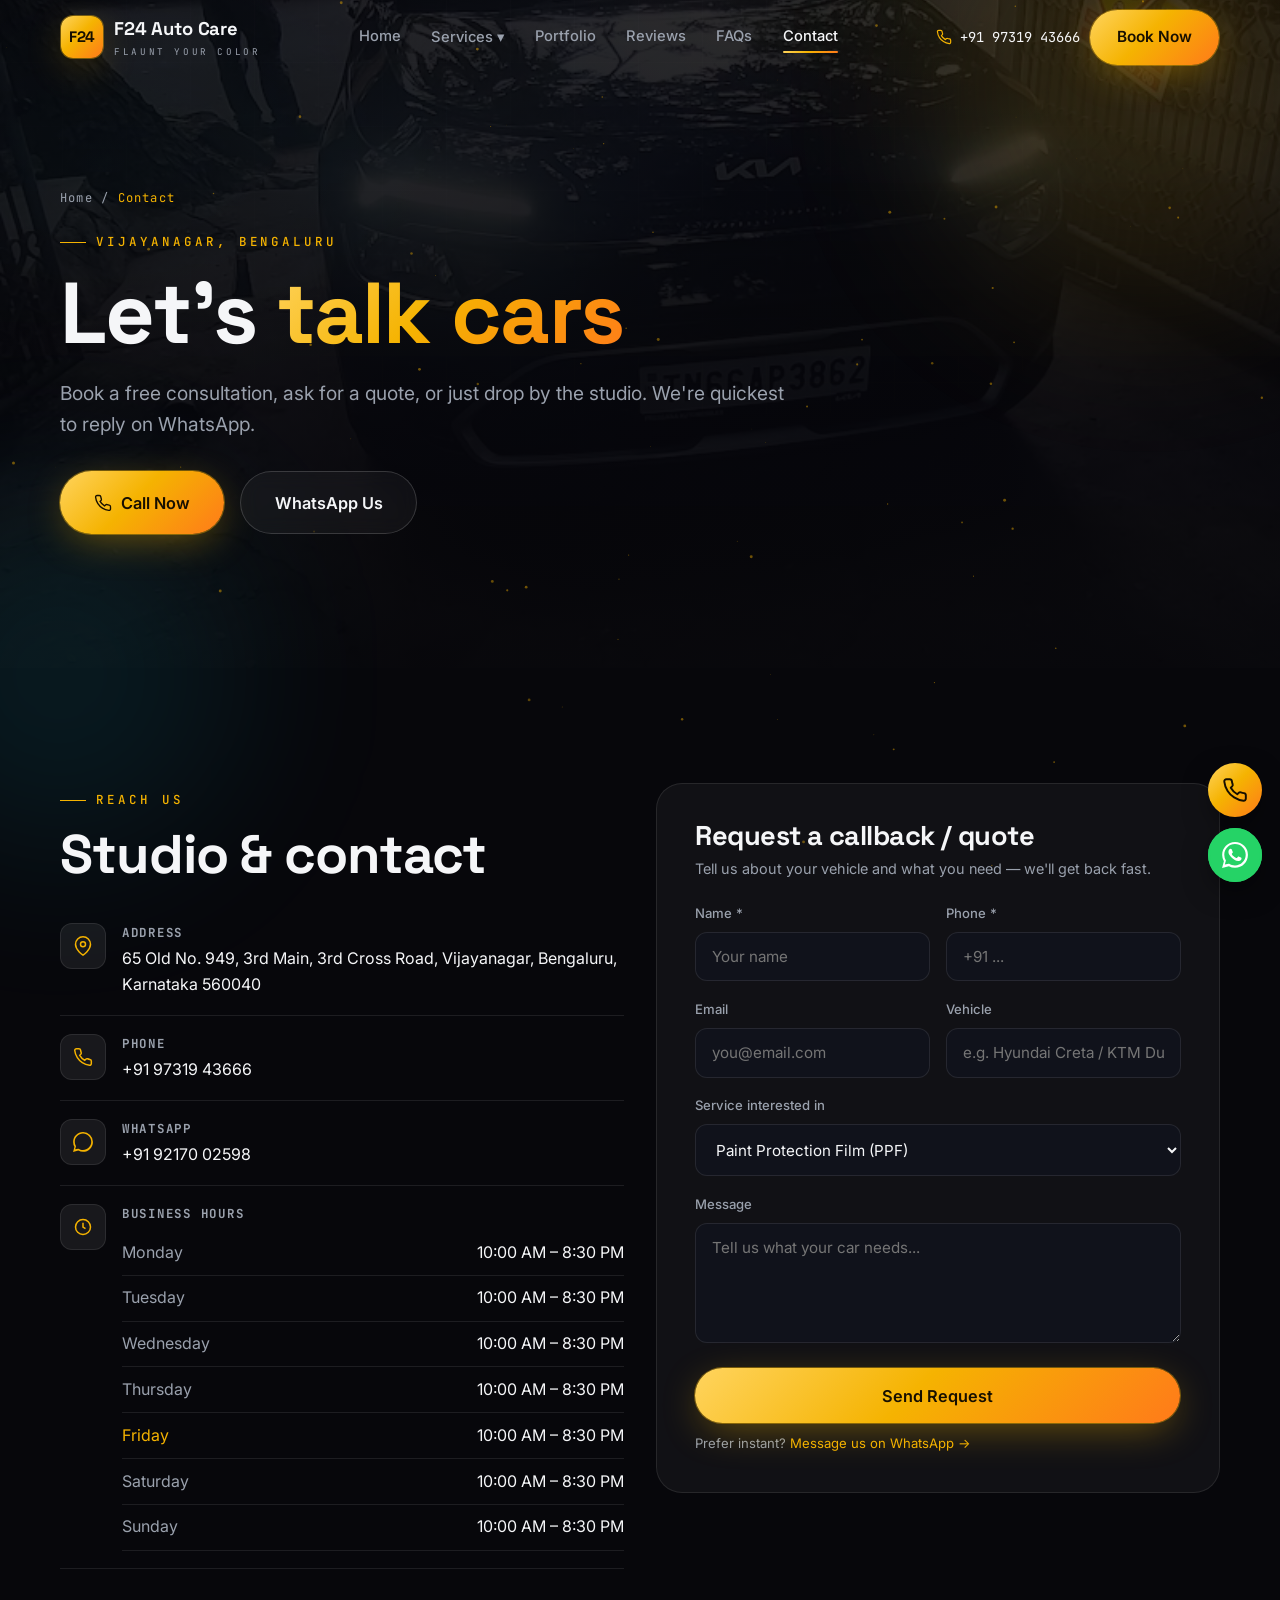
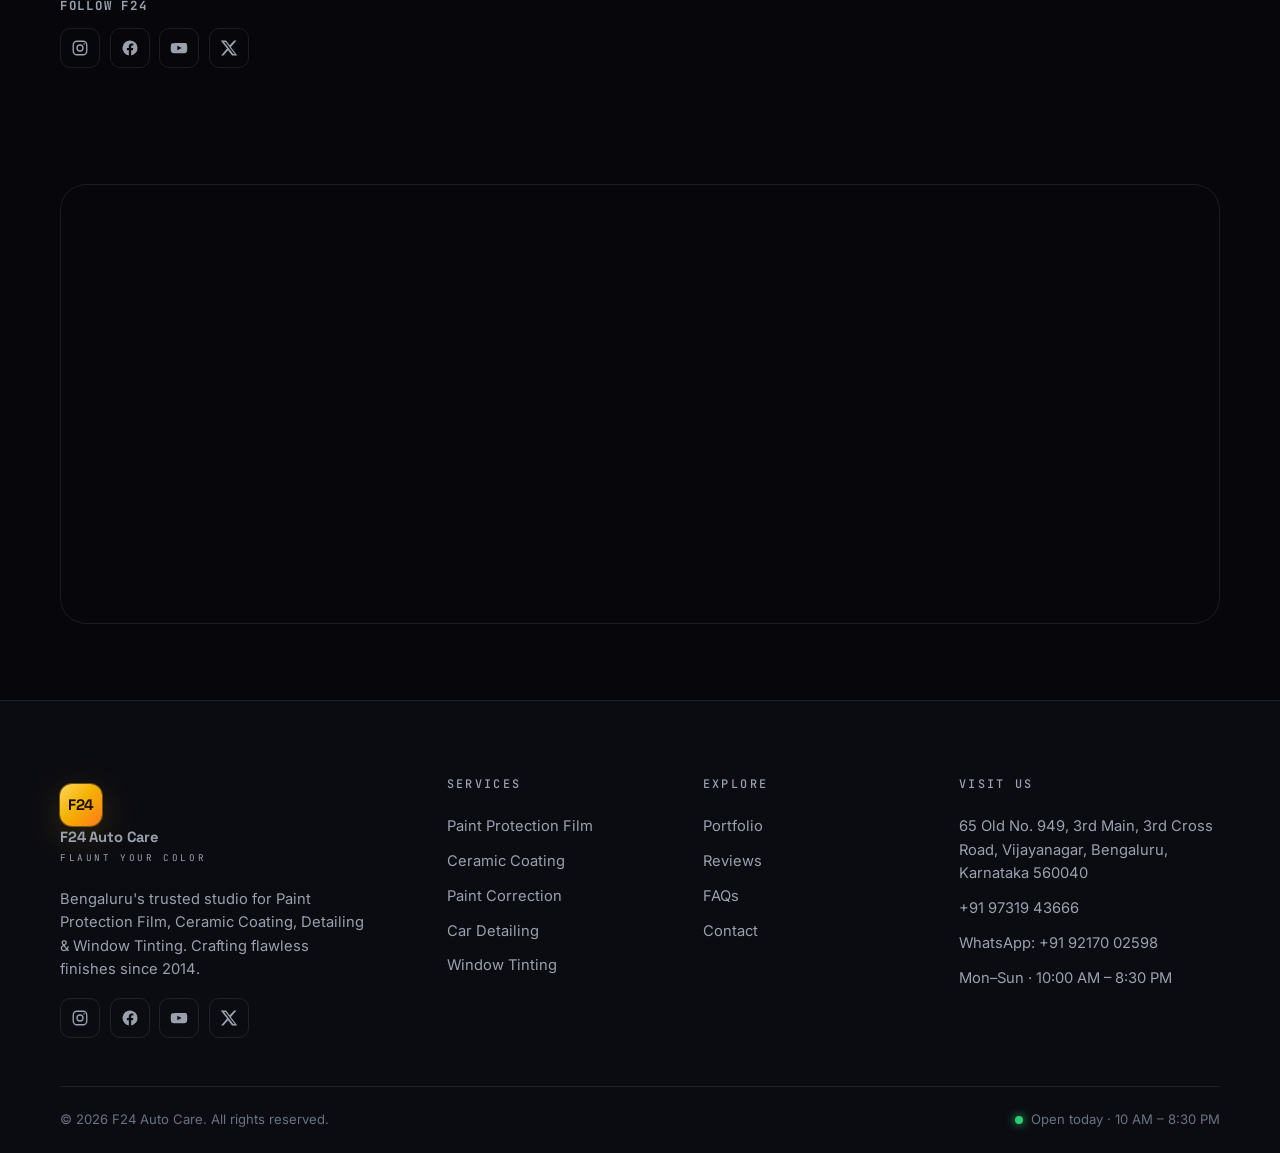
<file: contact.html>
<!DOCTYPE html>
<html lang="en">
<head>
<meta charset="UTF-8">
<meta name="viewport" content="width=device-width, initial-scale=1">
<title>Contact | Book PPF, Coating & Detailing | F24 Auto Care Bengaluru</title>
<meta name="description" content="Contact F24 Auto Care, Vijayanagar Bengaluru. Call +91 97319 43666, WhatsApp, or book online for PPF, ceramic coating, detailing & window tinting. Open Mon–Sun, 10 AM – 8:30 PM.">
<meta name="theme-color" content="#07070b">
<link rel="icon" type="image/svg+xml" href="assets/favicon.svg">
<meta property="og:title" content="Contact F24 Auto Care">
<meta property="og:image" content="assets/img/f24-26.jpg">
<link rel="preconnect" href="https://fonts.googleapis.com">
<link rel="preconnect" href="https://fonts.gstatic.com" crossorigin>
<link href="https://fonts.googleapis.com/css2?family=Space+Grotesk:wght@400;500;600;700&family=Sora:wght@600;700;800&family=Inter:wght@400;500;600&family=JetBrains+Mono:wght@400;500&display=swap" rel="stylesheet">
<link rel="stylesheet" href="assets/css/style.css">
</head>
<body>

<section class="phero">
  <div class="phero__bg"><img src="assets/img/f24-26.jpg" alt="F24 Auto Care studio"></div>
  <div class="container">
    <div class="crumbs reveal in"><a href="index.html">Home</a> / <span>Contact</span></div>
    <span class="eyebrow reveal in">Vijayanagar, Bengaluru</span>
    <h1 class="h-display reveal in" style="max-width:14ch">Let's <span class="text-grad">talk cars</span></h1>
    <p class="lead reveal in" style="margin:1.2rem 0 2rem">Book a free consultation, ask for a quote, or just drop by the studio. We're quickest to reply on WhatsApp.</p>
    <div class="hero__cta reveal in">
      <a href="tel:+919731943666" class="btn btn-primary btn-lg"><svg viewBox="0 0 24 24" fill="none" stroke="currentColor" stroke-width="1.8"><path d="M22 16.92v3a2 2 0 0 1-2.18 2 19.79 19.79 0 0 1-8.63-3.07 19.5 19.5 0 0 1-6-6 19.79 19.79 0 0 1-3.07-8.67A2 2 0 0 1 4.11 2h3a2 2 0 0 1 2 1.72c.13.96.36 1.9.7 2.81a2 2 0 0 1-.45 2.11L8.09 9.91a16 16 0 0 0 6 6l1.27-1.27a2 2 0 0 1 2.11-.45c.9.34 1.85.57 2.81.7A2 2 0 0 1 22 16.92z"/></svg> Call Now</a>
      <a id="waBtn" href="#" class="btn btn-ghost btn-lg">WhatsApp Us</a>
    </div>
  </div>
</section>

<!-- INFO + FORM -->
<section class="section">
  <div class="container">
    <div class="contact-grid">
      <!-- LEFT: info + hours -->
      <div class="reveal">
        <span class="eyebrow">Reach Us</span>
        <h2 class="title" style="margin-bottom:1.4rem">Studio &amp; contact</h2>
        <div class="info-row"><span class="ic"><svg viewBox="0 0 24 24" fill="none" stroke="currentColor" stroke-width="1.8" stroke-linecap="round" stroke-linejoin="round"><path d="M21 10c0 7-9 13-9 13s-9-6-9-13a9 9 0 0 1 18 0z"/><circle cx="12" cy="10" r="3"/></svg></span><div><b>Address</b><a href="https://maps.google.com/?q=F24%20Auto%20Care%20Vijayanagar%20Bengaluru%20560040" target="_blank" rel="noopener">65 Old No. 949, 3rd Main, 3rd Cross Road, Vijayanagar, Bengaluru, Karnataka 560040</a></div></div>
        <div class="info-row"><span class="ic"><svg viewBox="0 0 24 24" fill="none" stroke="currentColor" stroke-width="1.8"><path d="M22 16.92v3a2 2 0 0 1-2.18 2 19.79 19.79 0 0 1-8.63-3.07 19.5 19.5 0 0 1-6-6 19.79 19.79 0 0 1-3.07-8.67A2 2 0 0 1 4.11 2h3a2 2 0 0 1 2 1.72c.13.96.36 1.9.7 2.81a2 2 0 0 1-.45 2.11L8.09 9.91a16 16 0 0 0 6 6l1.27-1.27a2 2 0 0 1 2.11-.45c.9.34 1.85.57 2.81.7A2 2 0 0 1 22 16.92z"/></svg></span><div><b>Phone</b><a href="tel:+919731943666">+91 97319 43666</a></div></div>
        <div class="info-row"><span class="ic"><svg viewBox="0 0 24 24" fill="currentColor"><path d="M.057 24l1.687-6.163a11.867 11.867 0 0 1-1.587-5.946C.16 5.335 5.495 0 12.05 0a11.82 11.82 0 0 1 8.413 3.488 11.82 11.82 0 0 1 3.48 8.414c-.003 6.557-5.338 11.892-11.893 11.892a11.9 11.9 0 0 1-5.688-1.448L.057 24zM6.597 20.13c1.676.995 3.276 1.591 5.392 1.592 5.448 0 9.886-4.434 9.889-9.885.002-5.462-4.415-9.89-9.881-9.892-5.452 0-9.887 4.434-9.889 9.884a9.82 9.82 0 0 0 1.51 5.26l-.999 3.648 3.477-.607z"/></svg></span><div><b>WhatsApp</b><a id="waInline" href="#" target="_blank" rel="noopener">+91 92170 02598</a></div></div>
        <div class="info-row"><span class="ic"><svg viewBox="0 0 24 24" fill="none" stroke="currentColor" stroke-width="1.8"><circle cx="12" cy="12" r="9"/><path d="M12 7v5l3 2"/></svg></span><div style="width:100%"><b>Business Hours</b>
          <ul class="hours" style="margin-top:.4rem">
            <li data-day="1"><span>Monday</span><span>10:00 AM – 8:30 PM</span></li>
            <li data-day="2"><span>Tuesday</span><span>10:00 AM – 8:30 PM</span></li>
            <li data-day="3"><span>Wednesday</span><span>10:00 AM – 8:30 PM</span></li>
            <li data-day="4"><span>Thursday</span><span>10:00 AM – 8:30 PM</span></li>
            <li data-day="5"><span>Friday</span><span>10:00 AM – 8:30 PM</span></li>
            <li data-day="6"><span>Saturday</span><span>10:00 AM – 8:30 PM</span></li>
            <li data-day="0"><span>Sunday</span><span>10:00 AM – 8:30 PM</span></li>
          </ul>
        </div></div>
        <div style="margin-top:1.4rem">
          <b style="font-size:.78rem;font-family:var(--font-mono);letter-spacing:.14em;text-transform:uppercase;color:var(--muted)">Follow F24</b>
          <div class="socials" id="socials" style="margin-top:.7rem"></div>
        </div>
      </div>

      <!-- RIGHT: form -->
      <div class="reveal d1">
        <div class="card" style="padding:clamp(1.6rem,3vw,2.4rem)">
          <h3 style="margin-bottom:.4rem">Request a callback / quote</h3>
          <p class="muted" style="font-size:.9rem;margin-bottom:1.4rem">Tell us about your vehicle and what you need — we'll get back fast.</p>
          <form id="contactForm" novalidate>
            <div class="field-row">
              <div class="field"><label for="name">Name *</label><input id="name" name="name" type="text" required placeholder="Your name"></div>
              <div class="field"><label for="phone">Phone *</label><input id="phone" name="phone" type="tel" required placeholder="+91 ..." autocomplete="tel"></div>
            </div>
            <div class="field-row">
              <div class="field"><label for="email">Email</label><input id="email" name="email" type="email" placeholder="you@email.com" autocomplete="email"></div>
              <div class="field"><label for="vehicle">Vehicle</label><input id="vehicle" name="vehicle" type="text" placeholder="e.g. Hyundai Creta / KTM Duke"></div>
            </div>
            <div class="field"><label for="service">Service interested in</label>
              <select id="service" name="service">
                <option>Paint Protection Film (PPF)</option>
                <option>Ceramic / Graphene Coating</option>
                <option>Paint Correction &amp; Restoration</option>
                <option>Car Detailing</option>
                <option>Window Tinting</option>
                <option>Superbike PPF / Detailing</option>
                <option>Not sure — need advice</option>
              </select>
            </div>
            <div class="field"><label for="msg">Message</label><textarea id="msg" name="msg" placeholder="Tell us what your car needs..."></textarea></div>
            <button type="submit" class="btn btn-primary btn-block btn-lg">Send Request</button>
            <p class="form-note">Prefer instant? <a id="waForm" href="#" target="_blank" rel="noopener" style="color:var(--gold)">Message us on WhatsApp →</a></p>
            <div class="form-status"></div>
          </form>
        </div>
      </div>
    </div>
  </div>
</section>

<!-- MAP -->
<section class="section section--tight" style="padding-top:0">
  <div class="container">
    <div class="map-embed reveal" style="height:440px">
      <iframe title="F24 Auto Care location map" loading="lazy" referrerpolicy="no-referrer-when-downgrade"
        src="https://www.google.com/maps?q=F24+Auto+Care+Vijayanagar+Bengaluru+560040&output=embed"></iframe>
    </div>
  </div>
</section>

<script src="assets/js/main.js"></script>
<script>
  // WhatsApp links
  document.querySelectorAll('#waBtn,#waInline,#waForm').forEach(function(a){a.href="https://wa.me/"+F24.wa+"?text="+encodeURIComponent(F24.waMsg);a.target="_blank";a.rel="noopener";});
  // Socials
  document.getElementById("socials").innerHTML =
    '<a href="'+F24.ig+'" target="_blank" rel="noopener" aria-label="Instagram">'+F24ICONS.ig+'</a>'+
    '<a href="'+F24.fb+'" target="_blank" rel="noopener" aria-label="Facebook">'+F24ICONS.fb+'</a>'+
    '<a href="'+F24.yt+'" target="_blank" rel="noopener" aria-label="YouTube">'+F24ICONS.yt+'</a>'+
    '<a href="'+F24.x+'" target="_blank" rel="noopener" aria-label="X">'+F24ICONS.x+'</a>';
  // Highlight today
  var today = new Date().getDay();
  var row = document.querySelector('.hours li[data-day="'+today+'"]');
  if(row){row.classList.add("today");}
</script>
</body>
</html>
</file>
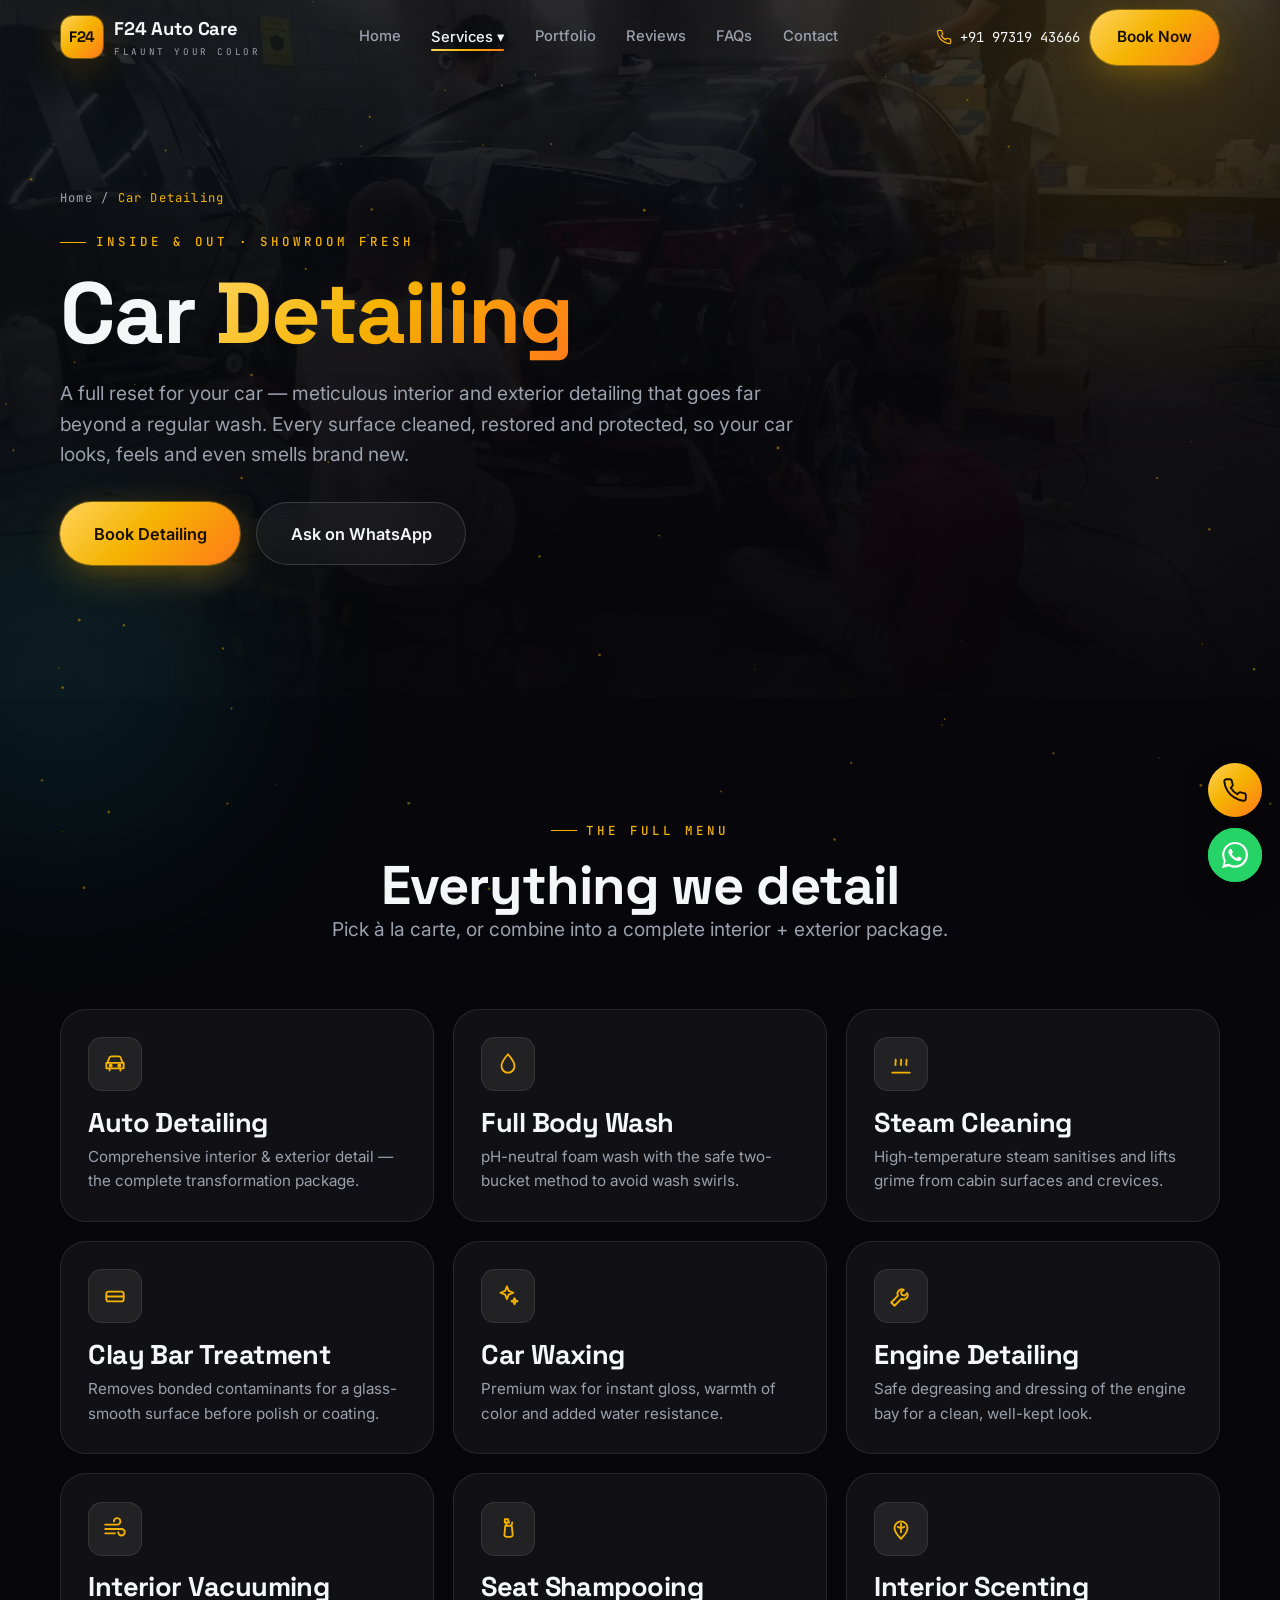
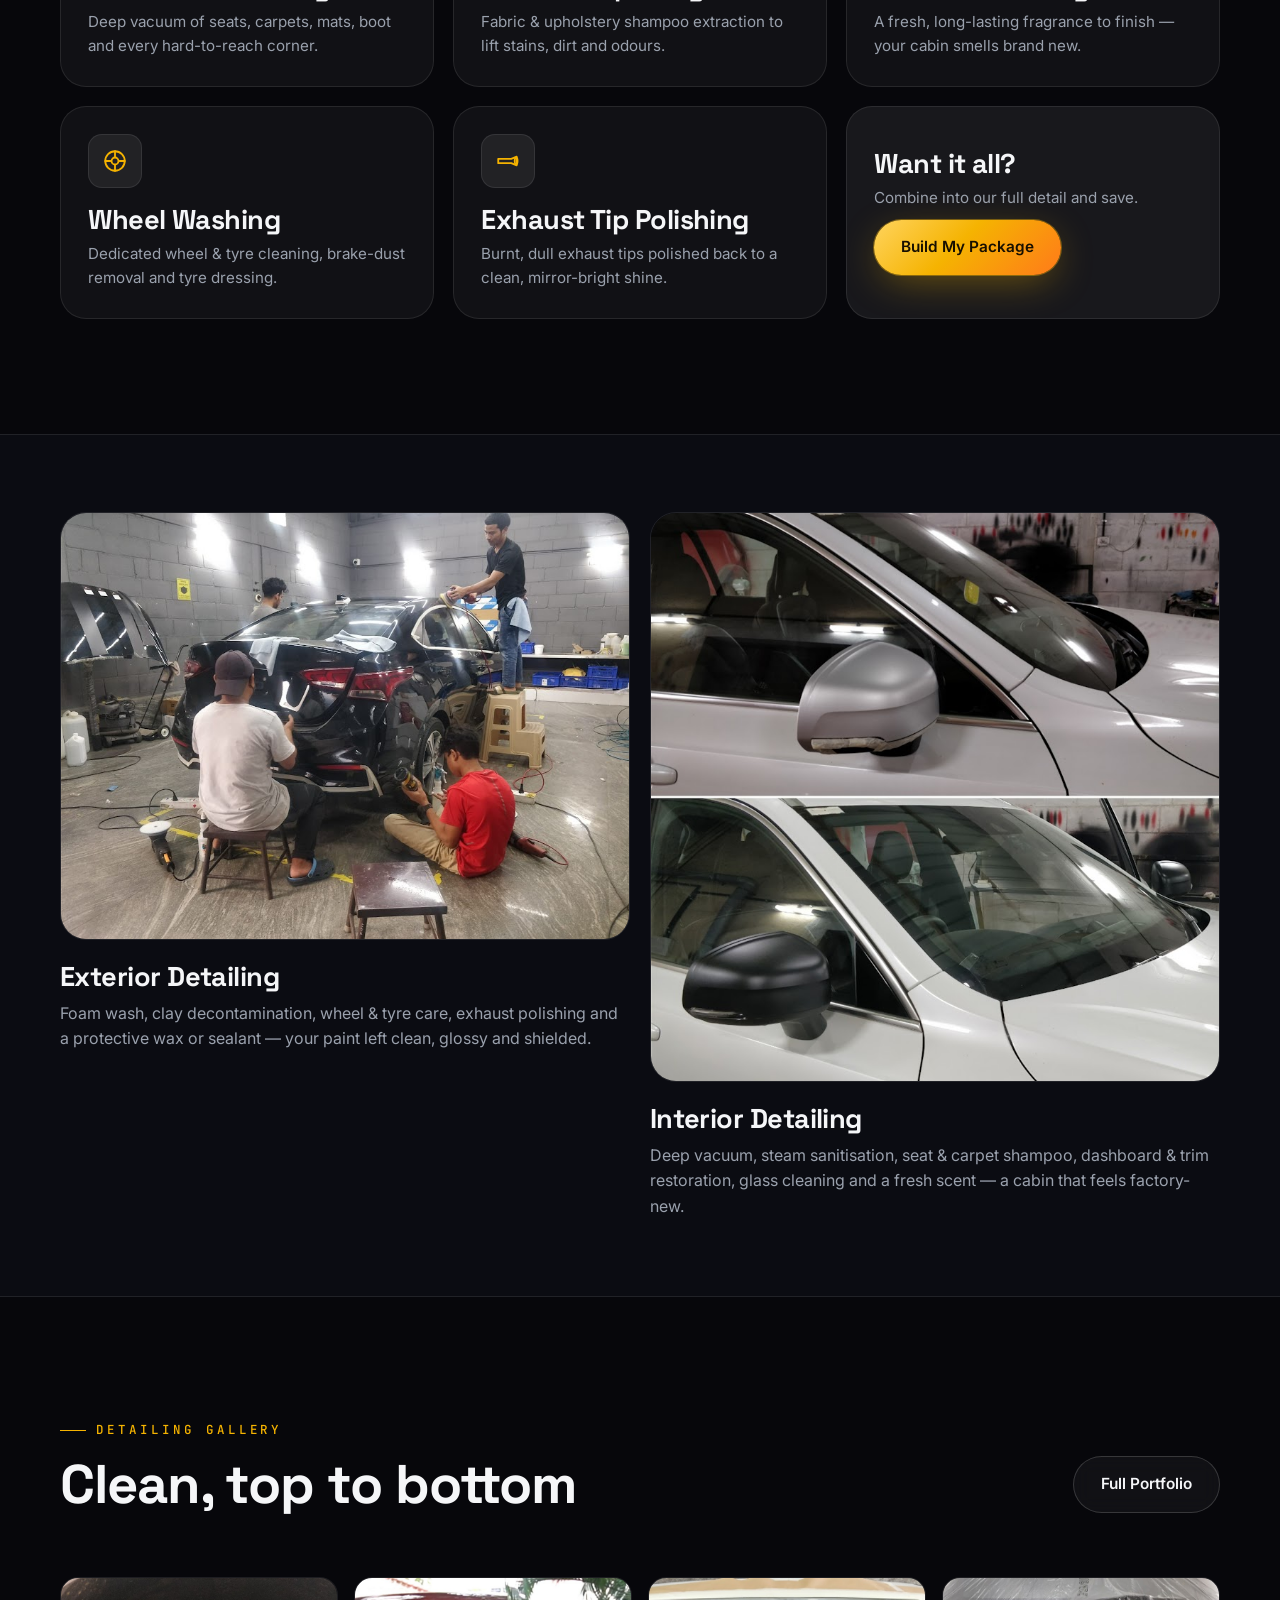
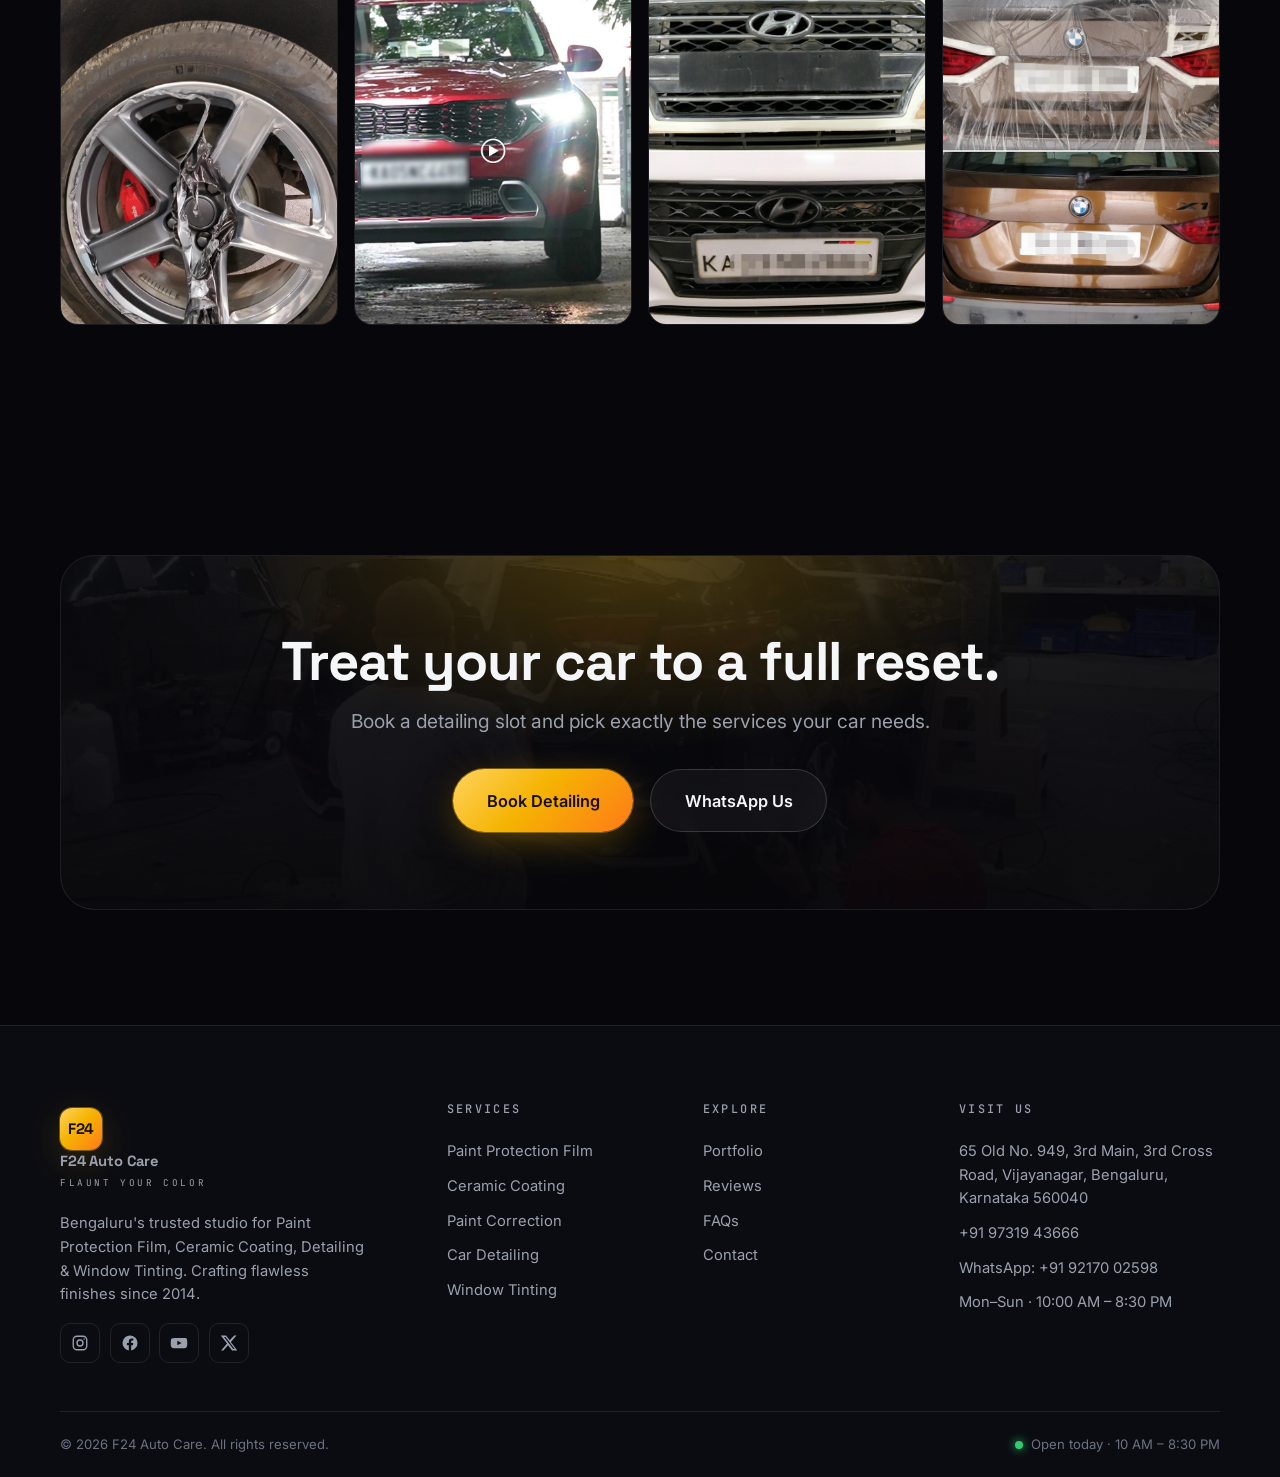
<file: detailing.html>
<!DOCTYPE html>
<html lang="en">
<head>
<meta charset="UTF-8">
<meta name="viewport" content="width=device-width, initial-scale=1">
<title>Car Detailing in Bengaluru | Interior & Exterior | F24 Auto Care</title>
<meta name="description" content="Complete car detailing at F24 Auto Care, Vijayanagar Bengaluru — auto detailing, full body wash, steam cleaning, clay bar, waxing, engine detailing, interior vacuuming, seat shampooing, scenting, wheel wash & exhaust tip polishing.">
<meta name="theme-color" content="#07070b">
<link rel="icon" type="image/svg+xml" href="assets/favicon.svg">
<meta property="og:title" content="Car Detailing | F24 Auto Care">
<meta property="og:image" content="assets/img/f24-27.jpg">
<link rel="preconnect" href="https://fonts.googleapis.com">
<link rel="preconnect" href="https://fonts.gstatic.com" crossorigin>
<link href="https://fonts.googleapis.com/css2?family=Space+Grotesk:wght@400;500;600;700&family=Sora:wght@600;700;800&family=Inter:wght@400;500;600&family=JetBrains+Mono:wght@400;500&display=swap" rel="stylesheet">
<link rel="stylesheet" href="assets/css/style.css">
</head>
<body>

<section class="phero">
  <div class="phero__bg"><img src="assets/img/f24-27.jpg" alt="Car detailing studio"></div>
  <div class="container">
    <div class="crumbs reveal in"><a href="index.html">Home</a> / <span>Car Detailing</span></div>
    <span class="eyebrow reveal in">Inside &amp; Out · Showroom Fresh</span>
    <h1 class="h-display reveal in" style="max-width:14ch">Car <span class="text-grad">Detailing</span></h1>
    <p class="lead reveal in" style="margin:1.2rem 0 2rem">A full reset for your car — meticulous interior and exterior detailing that goes far beyond a regular wash. Every surface cleaned, restored and protected, so your car looks, feels and even smells brand new.</p>
    <div class="hero__cta reveal in">
      <a href="contact.html" class="btn btn-primary btn-lg">Book Detailing</a>
      <a id="waBtn" href="#" class="btn btn-ghost btn-lg">Ask on WhatsApp</a>
    </div>
  </div>
</section>

<!-- FULL SERVICE GRID -->
<section class="section">
  <div class="container">
    <div class="section-head center reveal"><span class="eyebrow">The Full Menu</span><h2 class="title">Everything we detail</h2><p class="lead" style="margin-inline:auto">Pick à la carte, or combine into a complete interior + exterior package.</p></div>
    <div class="grid grid-3">
      <div class="card feature reveal"><div class="card__glow"></div><div class="feature__icon"><svg viewBox="0 0 24 24" fill="none" stroke="currentColor" stroke-width="1.7" stroke-linecap="round" stroke-linejoin="round"><path d="M5 11l1.6-4.4A2 2 0 0 1 8.5 5h7a2 2 0 0 1 1.9 1.4L19 11M4 11h16v5H4zM7 16v2M17 16v2"/><circle cx="8" cy="13.5" r="1"/><circle cx="16" cy="13.5" r="1"/></svg></div><h3>Auto Detailing</h3><p>Comprehensive interior &amp; exterior detail — the complete transformation package.</p></div>
      <div class="card feature reveal d1"><div class="card__glow"></div><div class="feature__icon"><svg viewBox="0 0 24 24" fill="none" stroke="currentColor" stroke-width="1.7" stroke-linecap="round" stroke-linejoin="round"><path d="M12 3s6 6.6 6 11a6 6 0 0 1-12 0c0-4.4 6-11 6-11z"/></svg></div><h3>Full Body Wash</h3><p>pH-neutral foam wash with the safe two-bucket method to avoid wash swirls.</p></div>
      <div class="card feature reveal d2"><div class="card__glow"></div><div class="feature__icon"><svg viewBox="0 0 24 24" fill="none" stroke="currentColor" stroke-width="1.7" stroke-linecap="round" stroke-linejoin="round"><path d="M7 13c-1-1.6 1-3 0-5M12 13c-1-1.6 1-3 0-5M17 13c-1-1.6 1-3 0-5M4 20h16"/></svg></div><h3>Steam Cleaning</h3><p>High-temperature steam sanitises and lifts grime from cabin surfaces and crevices.</p></div>
      <div class="card feature reveal"><div class="card__glow"></div><div class="feature__icon"><svg viewBox="0 0 24 24" fill="none" stroke="currentColor" stroke-width="1.7" stroke-linecap="round" stroke-linejoin="round"><rect x="4" y="8" width="16" height="9" rx="2"/><path d="M4 12.5h16"/></svg></div><h3>Clay Bar Treatment</h3><p>Removes bonded contaminants for a glass-smooth surface before polish or coating.</p></div>
      <div class="card feature reveal d1"><div class="card__glow"></div><div class="feature__icon"><svg viewBox="0 0 24 24" fill="none" stroke="currentColor" stroke-width="1.7" stroke-linecap="round" stroke-linejoin="round"><path d="M11 3l1.6 4.2L17 9l-4.4 1.8L11 15l-1.6-4.2L5 9l4.4-1.8zM18 14l.8 2 2 .8-2 .8-.8 2-.8-2-2-.8 2-.8z"/></svg></div><h3>Car Waxing</h3><p>Premium wax for instant gloss, warmth of color and added water resistance.</p></div>
      <div class="card feature reveal d2"><div class="card__glow"></div><div class="feature__icon"><svg viewBox="0 0 24 24" fill="none" stroke="currentColor" stroke-width="1.7" stroke-linecap="round" stroke-linejoin="round"><path d="M14.6 6.3a4 4 0 0 0-5.4 5.4L3 18l3 3 6.3-6.3a4 4 0 0 0 5.4-5.4l-2.3 2.3-2.7-.7-.7-2.7z"/></svg></div><h3>Engine Detailing</h3><p>Safe degreasing and dressing of the engine bay for a clean, well-kept look.</p></div>
      <div class="card feature reveal"><div class="card__glow"></div><div class="feature__icon"><svg viewBox="0 0 24 24" fill="none" stroke="currentColor" stroke-width="1.7" stroke-linecap="round" stroke-linejoin="round"><path d="M3 8h11a3 3 0 1 0-3-3M3 12h15a3 3 0 1 1-3 3M3 16h9"/></svg></div><h3>Interior Vacuuming</h3><p>Deep vacuum of seats, carpets, mats, boot and every hard-to-reach corner.</p></div>
      <div class="card feature reveal d1"><div class="card__glow"></div><div class="feature__icon"><svg viewBox="0 0 24 24" fill="none" stroke="currentColor" stroke-width="1.7" stroke-linecap="round" stroke-linejoin="round"><path d="M9 3h3l1 3M9 3v3h4M11 6l-1 3h5l1-3M9.5 9h6l.8 8a2 2 0 0 1-2 2.2h-3.6a2 2 0 0 1-2-2.2z"/></svg></div><h3>Seat Shampooing</h3><p>Fabric &amp; upholstery shampoo extraction to lift stains, dirt and odours.</p></div>
      <div class="card feature reveal d2"><div class="card__glow"></div><div class="feature__icon"><svg viewBox="0 0 24 24" fill="none" stroke="currentColor" stroke-width="1.7" stroke-linecap="round" stroke-linejoin="round"><path d="M12 21c4-4 6-7 6-10a6 6 0 0 0-12 0c0 3 2 6 6 10zM12 7v8M9 10c1 1 2 1 3 0M12 10c1 1 2 1 3 0"/></svg></div><h3>Interior Scenting</h3><p>A fresh, long-lasting fragrance to finish — your cabin smells brand new.</p></div>
      <div class="card feature reveal"><div class="card__glow"></div><div class="feature__icon"><svg viewBox="0 0 24 24" fill="none" stroke="currentColor" stroke-width="1.7" stroke-linecap="round" stroke-linejoin="round"><circle cx="12" cy="12" r="9"/><circle cx="12" cy="12" r="3.2"/><path d="M12 3v5M12 16v5M3 12h5M16 12h5"/></svg></div><h3>Wheel Washing</h3><p>Dedicated wheel &amp; tyre cleaning, brake-dust removal and tyre dressing.</p></div>
      <div class="card feature reveal d1"><div class="card__glow"></div><div class="feature__icon"><svg viewBox="0 0 24 24" fill="none" stroke="currentColor" stroke-width="1.7" stroke-linecap="round" stroke-linejoin="round"><path d="M3 10h12l5-2v8l-5-2H3z"/><ellipse cx="19.5" cy="12" rx="1.3" ry="3"/></svg></div><h3>Exhaust Tip Polishing</h3><p>Burnt, dull exhaust tips polished back to a clean, mirror-bright shine.</p></div>
      <div class="card feature reveal d2" style="display:flex;flex-direction:column;justify-content:center;align-items:flex-start;background:var(--surface-2)"><div class="card__glow"></div><h3>Want it all?</h3><p>Combine into our full detail and save.</p><a href="contact.html" class="btn btn-primary" style="margin-top:.6rem">Build My Package</a></div>
    </div>
  </div>
</section>

<!-- INTERIOR / EXTERIOR SPLIT -->
<section class="section section--tight" style="background:var(--bg-2);border-block:1px solid var(--border)">
  <div class="container">
    <div class="grid grid-2">
      <div class="reveal">
        <img src="assets/img/f24-27.jpg" alt="Exterior detailing" style="border-radius:var(--r-lg);border:1px solid var(--border);margin-bottom:1.4rem">
        <h3>Exterior Detailing</h3>
        <p class="muted" style="margin-top:.6rem">Foam wash, clay decontamination, wheel &amp; tyre care, exhaust polishing and a protective wax or sealant — your paint left clean, glossy and shielded.</p>
      </div>
      <div class="reveal d1">
        <img src="assets/img/f24-15.jpg" alt="Interior detailing" style="border-radius:var(--r-lg);border:1px solid var(--border);margin-bottom:1.4rem">
        <h3>Interior Detailing</h3>
        <p class="muted" style="margin-top:.6rem">Deep vacuum, steam sanitisation, seat &amp; carpet shampoo, dashboard &amp; trim restoration, glass cleaning and a fresh scent — a cabin that feels factory-new.</p>
      </div>
    </div>
  </div>
</section>

<!-- GALLERY -->
<section class="section">
  <div class="container">
    <div class="section-head reveal" style="display:flex;justify-content:space-between;align-items:flex-end;max-width:none;flex-wrap:wrap;gap:1rem">
      <div><span class="eyebrow">Detailing Gallery</span><h2 class="title">Clean, top to bottom</h2></div>
      <a href="portfolio.html" class="btn btn-ghost">Full Portfolio</a>
    </div>
    <div class="strip reveal d1">
      <div class="shot" data-full="assets/img/f24-30.jpg"><img src="assets/img/f24-30.jpg" alt="Wheel detailing"></div>
      <div class="shot" data-full="assets/img/f24-12.jpg"><img src="assets/img/f24-12.jpg" alt="SUV detailing"></div>
      <div class="shot" data-full="assets/img/f24-17.jpg"><img src="assets/img/f24-17.jpg" alt="Grille detail"></div>
      <div class="shot" data-full="assets/img/f24-36.jpg"><img src="assets/img/f24-36.jpg" alt="Finished car"></div>
    </div>
  </div>
</section>

<section class="section">
  <div class="container"><div class="cta reveal"><img src="assets/img/f24-27.jpg" alt="">
    <h2 class="title">Treat your car to a full reset.</h2>
    <p class="lead">Book a detailing slot and pick exactly the services your car needs.</p>
    <div class="cta__btns"><a href="contact.html" class="btn btn-primary btn-lg">Book Detailing</a><a id="waBtn2" href="#" class="btn btn-ghost btn-lg">WhatsApp Us</a></div>
  </div></div>
</section>

<script src="assets/js/main.js"></script>
<script>document.querySelectorAll('#waBtn,#waBtn2').forEach(function(a){a.href="https://wa.me/"+F24.wa+"?text="+encodeURIComponent("Hi F24! I'd like to book car detailing.");a.target="_blank";a.rel="noopener";});</script>
</body>
</html>
</file>
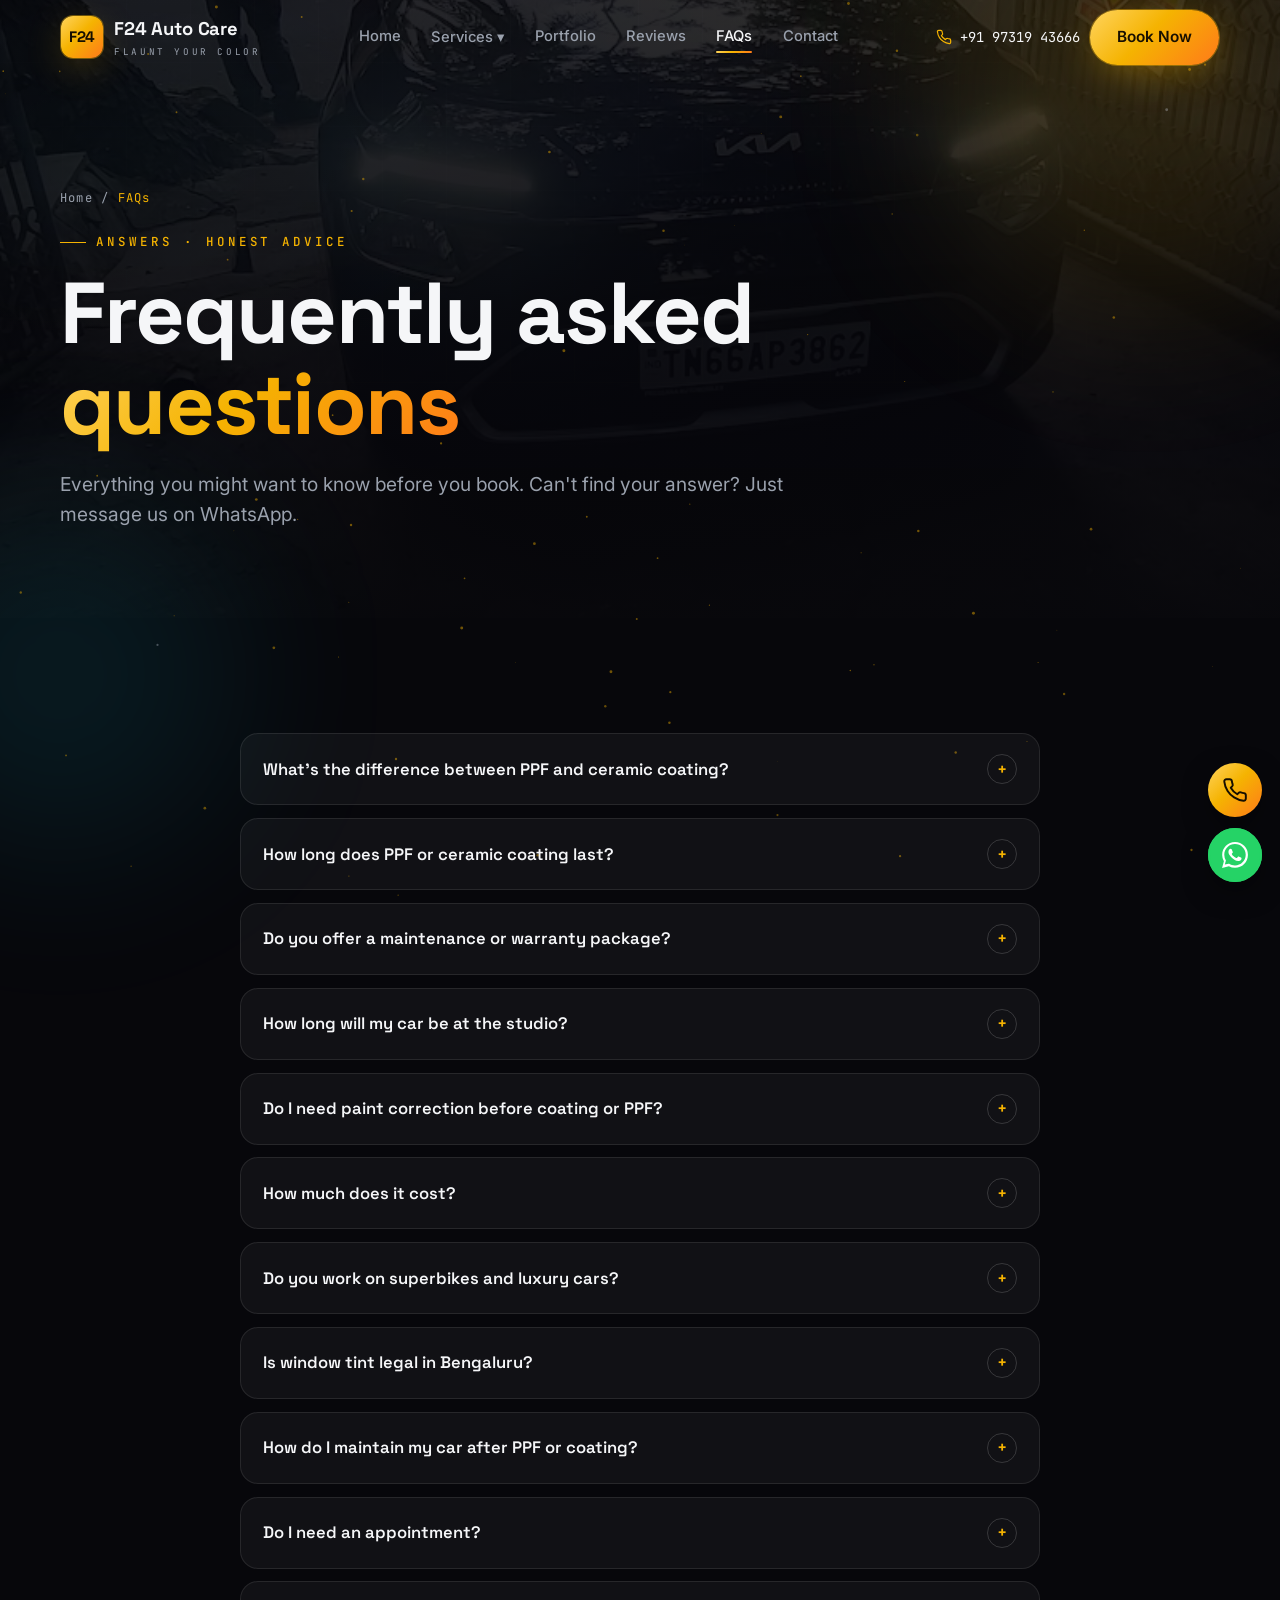
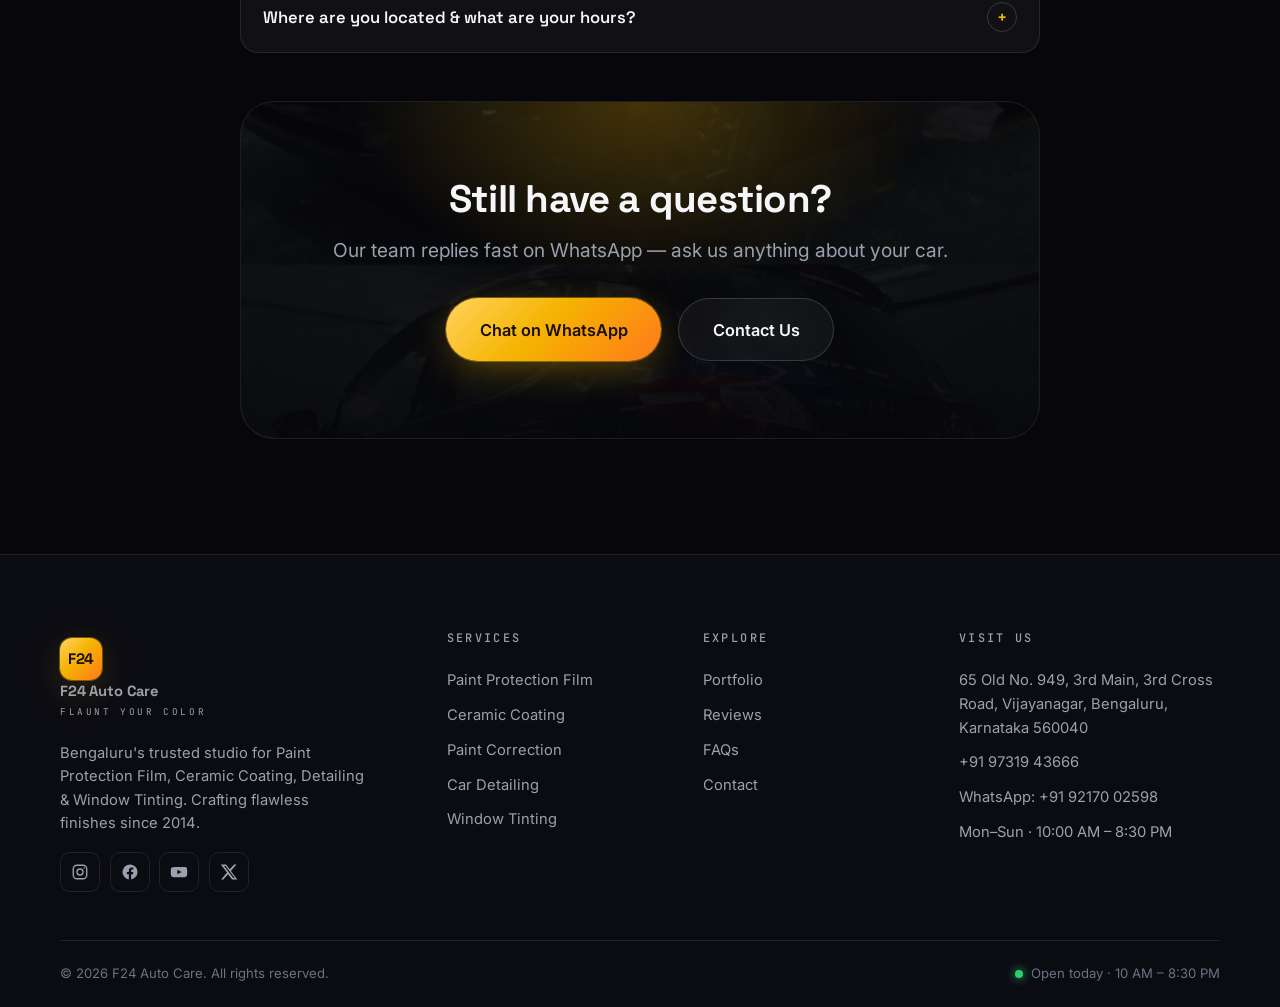
<file: faqs.html>
<!DOCTYPE html>
<html lang="en">
<head>
<meta charset="UTF-8">
<meta name="viewport" content="width=device-width, initial-scale=1">
<title>FAQs | PPF, Ceramic Coating & Detailing | F24 Auto Care</title>
<meta name="description" content="Frequently asked questions about Paint Protection Film, ceramic coating, detailing and window tinting at F24 Auto Care, Bengaluru — durability, pricing, timelines, warranty & aftercare.">
<meta name="theme-color" content="#07070b">
<link rel="icon" type="image/svg+xml" href="assets/favicon.svg">
<meta property="og:title" content="FAQs | F24 Auto Care">
<meta property="og:image" content="assets/img/f24-26.jpg">
<link rel="preconnect" href="https://fonts.googleapis.com">
<link rel="preconnect" href="https://fonts.gstatic.com" crossorigin>
<link href="https://fonts.googleapis.com/css2?family=Space+Grotesk:wght@400;500;600;700&family=Sora:wght@600;700;800&family=Inter:wght@400;500;600&family=JetBrains+Mono:wght@400;500&display=swap" rel="stylesheet">
<link rel="stylesheet" href="assets/css/style.css">
<script type="application/ld+json">
{"@context":"https://schema.org","@type":"FAQPage","mainEntity":[
{"@type":"Question","name":"What is the difference between PPF and ceramic coating?","acceptedAnswer":{"@type":"Answer","text":"PPF is a thick, self-healing film that physically absorbs stone chips and scratches. Ceramic coating is a thin liquid-glass layer that adds gloss, hydrophobicity and protection from UV and chemicals but does not stop physical impacts. Many owners combine both — PPF on high-impact areas and coating over the rest."}},
{"@type":"Question","name":"How long does PPF or ceramic coating last?","acceptedAnswer":{"@type":"Answer","text":"Quality PPF typically lasts several years depending on the film and usage, while ceramic coatings can last 1–5+ years based on the tier chosen and maintenance. We guide you to the right option for your vehicle and budget."}},
{"@type":"Question","name":"Do you work on superbikes and SUVs?","acceptedAnswer":{"@type":"Answer","text":"Yes. F24 Auto Care specialises in cars, SUVs, luxury cars and superbikes — including PPF, detailing and coatings for two-wheelers."}},
{"@type":"Question","name":"Where is F24 Auto Care located?","acceptedAnswer":{"@type":"Answer","text":"We are at 65 Old No. 949, 3rd Main, 3rd Cross Road, Vijayanagar, Bengaluru, Karnataka 560040."}}
]}
</script>
</head>
<body>

<section class="phero">
  <div class="phero__bg"><img src="assets/img/f24-26.jpg" alt="F24 studio"></div>
  <div class="container">
    <div class="crumbs reveal in"><a href="index.html">Home</a> / <span>FAQs</span></div>
    <span class="eyebrow reveal in">Answers · Honest Advice</span>
    <h1 class="h-display reveal in" style="max-width:14ch">Frequently asked <span class="text-grad">questions</span></h1>
    <p class="lead reveal in" style="margin:1.2rem 0 0">Everything you might want to know before you book. Can't find your answer? Just message us on WhatsApp.</p>
  </div>
</section>

<section class="section">
  <div class="container" style="max-width:880px">
    <div class="reveal">
      <div class="faq"><button class="faq__q">What's the difference between PPF and ceramic coating? <span class="ic">+</span></button><div class="faq__a"><p>PPF (Paint Protection Film) is a thick, self-healing urethane film that physically absorbs stone chips, scratches and swirls. Ceramic coating is a thin liquid-glass layer that adds deep gloss, hydrophobic water-beading and protection from UV and chemicals — but it doesn't stop physical impacts. Many owners combine both: PPF on high-impact areas and a coating over everything for shine and easy cleaning.</p></div></div>
      <div class="faq"><button class="faq__q">How long does PPF or ceramic coating last? <span class="ic">+</span></button><div class="faq__a"><p>Quality PPF typically lasts several years depending on the film grade and how the car is used. Ceramic coatings range from around 1 year for entry tiers up to 5+ years for flagship and graphene coatings — provided they're maintained properly. We'll recommend the right longevity for your needs and budget.</p></div></div>
      <div class="faq"><button class="faq__q">Do you offer a maintenance or warranty package? <span class="ic">+</span></button><div class="faq__a"><p>Yes. Our PPF and coating jobs include a year of complimentary maintenance — periodic wash, inspection and upkeep to keep the finish performing. Product warranties depend on the specific film/coating selected; we'll explain the coverage before you commit.</p></div></div>
      <div class="faq"><button class="faq__q">How long will my car be at the studio? <span class="ic">+</span></button><div class="faq__a"><p>It depends on the service. A detailing job may take a day, full-body PPF or multi-layer ceramic coating can take 2–4 days as proper prep, correction and curing cannot be rushed. We'll give you a clear timeline at drop-off.</p></div></div>
      <div class="faq"><button class="faq__q">Do I need paint correction before coating or PPF? <span class="ic">+</span></button><div class="faq__a"><p>If your paint has swirls or marks, yes — both coating and film lock in whatever is underneath, so correcting first ensures a flawless result. We assess your paint and tell you honestly what it needs, nothing more.</p></div></div>
      <div class="faq"><button class="faq__q">How much does it cost? <span class="ic">+</span></button><div class="faq__a"><p>Pricing varies with your vehicle, the products chosen and coverage. Customers regularly tell us we're economical compared to other studios. Share your car details on WhatsApp or visit us for an exact, no-pressure quote.</p></div></div>
      <div class="faq"><button class="faq__q">Do you work on superbikes and luxury cars? <span class="ic">+</span></button><div class="faq__a"><p>Absolutely. We regularly handle cars, SUVs, luxury and exotic cars, and superbikes — Kawasaki, KTM, Ducati and more. Check our <a href="portfolio.html" style="color:var(--gold)">portfolio</a> for examples.</p></div></div>
      <div class="faq"><button class="faq__q">Is window tint legal in Bengaluru? <span class="ic">+</span></button><div class="faq__a"><p>We fit sun-control and heat-rejection films in line with applicable regulations. Ask us about compliant film options that maximise heat and UV rejection while staying within the rules.</p></div></div>
      <div class="faq"><button class="faq__q">How do I maintain my car after PPF or coating? <span class="ic">+</span></button><div class="faq__a"><p>Keep it simple: wash regularly with a pH-neutral shampoo using the two-bucket method, avoid harsh automatic brushes, and dry with a clean microfibre. We walk every customer through aftercare at handover, and our maintenance package keeps things in top shape.</p></div></div>
      <div class="faq"><button class="faq__q">Do I need an appointment? <span class="ic">+</span></button><div class="faq__a"><p>Walk-ins are welcome for consultations, but for PPF, coating and full detailing we recommend booking a slot so we can plan the bay and timeline. Call <a href="tel:+919731943666" style="color:var(--gold)">+91 97319 43666</a> or message us on WhatsApp.</p></div></div>
      <div class="faq"><button class="faq__q">Where are you located &amp; what are your hours? <span class="ic">+</span></button><div class="faq__a"><p>F24 Auto Care, 65 Old No. 949, 3rd Main, 3rd Cross Road, Vijayanagar, Bengaluru 560040. Open Monday–Sunday, 10:00 AM – 8:30 PM. See the <a href="contact.html" style="color:var(--gold)">contact page</a> for the map and directions.</p></div></div>
    </div>

    <div class="cta reveal" style="margin-top:3rem"><img src="assets/img/f24-31.jpg" alt="">
      <h2 class="title" style="font-size:clamp(1.6rem,3.5vw,2.4rem)">Still have a question?</h2>
      <p class="lead">Our team replies fast on WhatsApp — ask us anything about your car.</p>
      <div class="cta__btns"><a id="waBtn" href="#" class="btn btn-primary btn-lg">Chat on WhatsApp</a><a href="contact.html" class="btn btn-ghost btn-lg">Contact Us</a></div>
    </div>
  </div>
</section>

<script src="assets/js/main.js"></script>
<script>document.querySelectorAll('#waBtn').forEach(function(a){a.href="https://wa.me/"+F24.wa+"?text="+encodeURIComponent(F24.waMsg);a.target="_blank";a.rel="noopener";});</script>
</body>
</html>
</file>
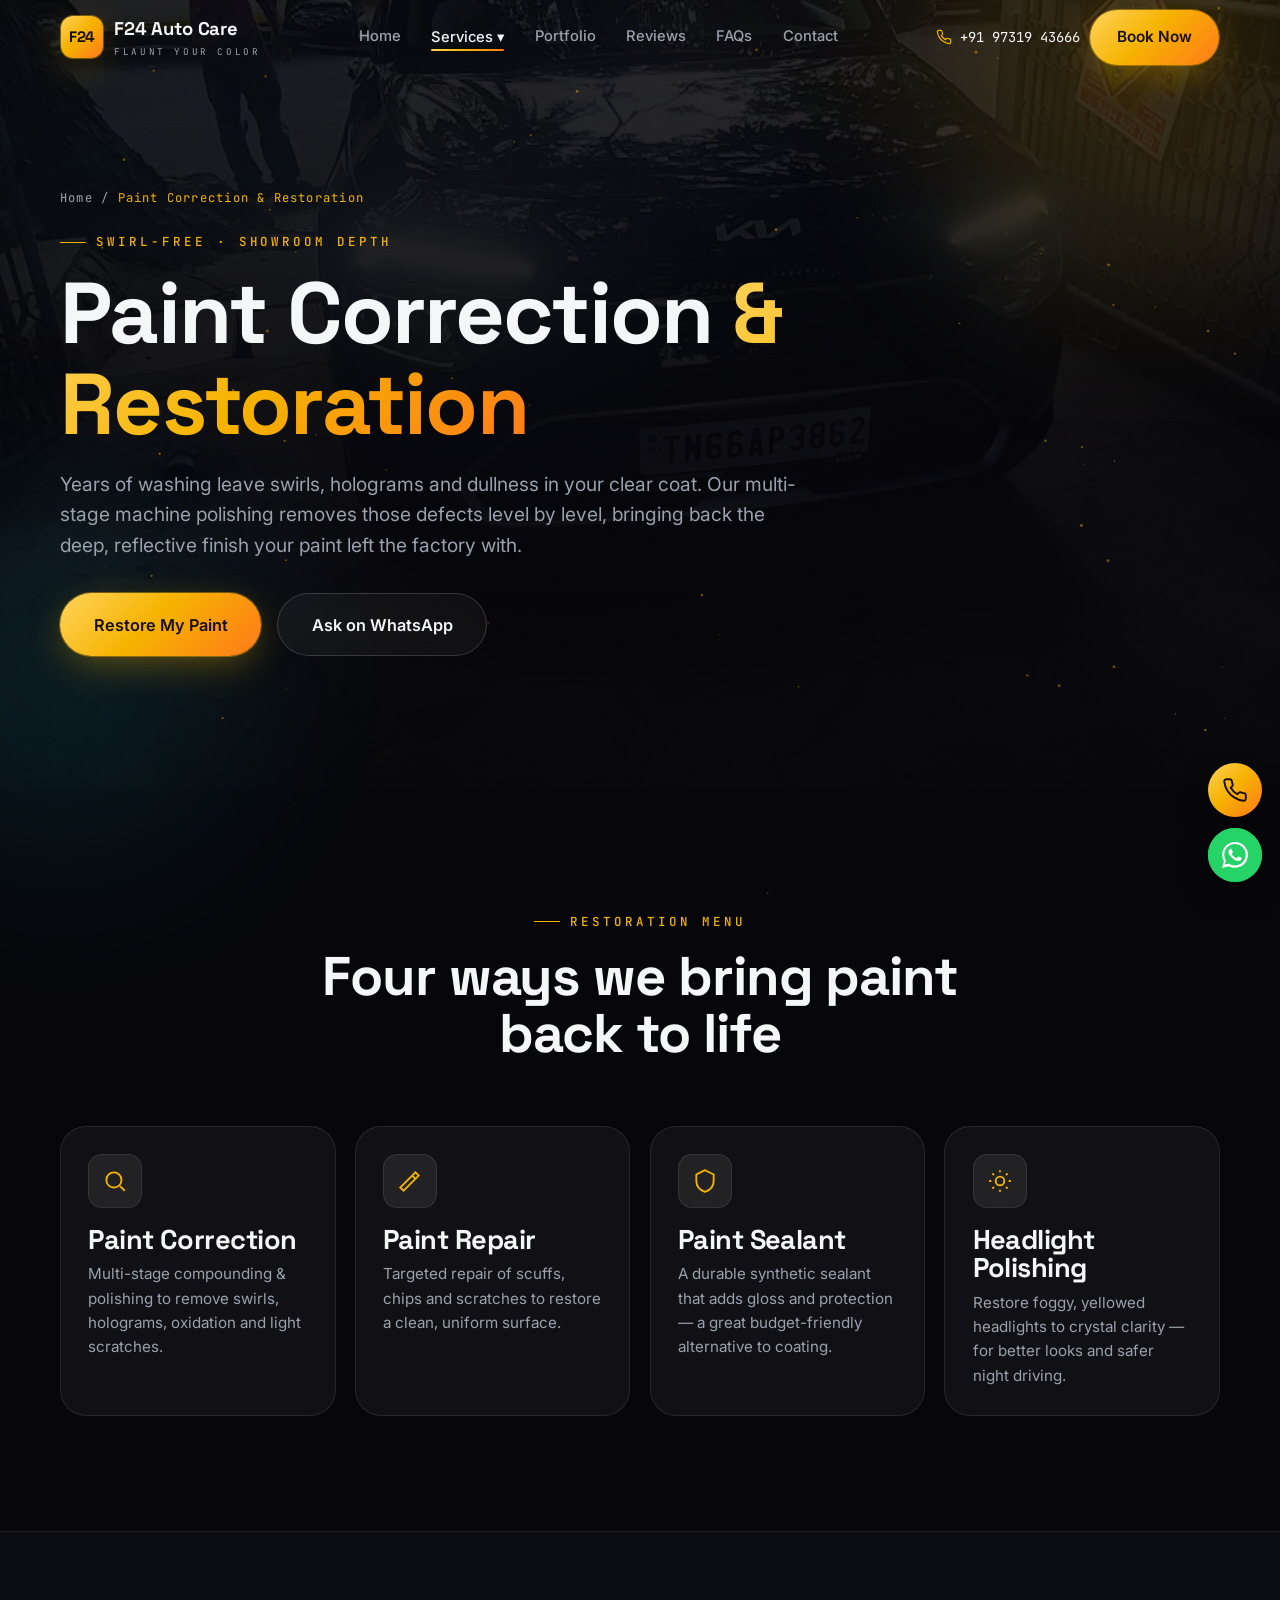
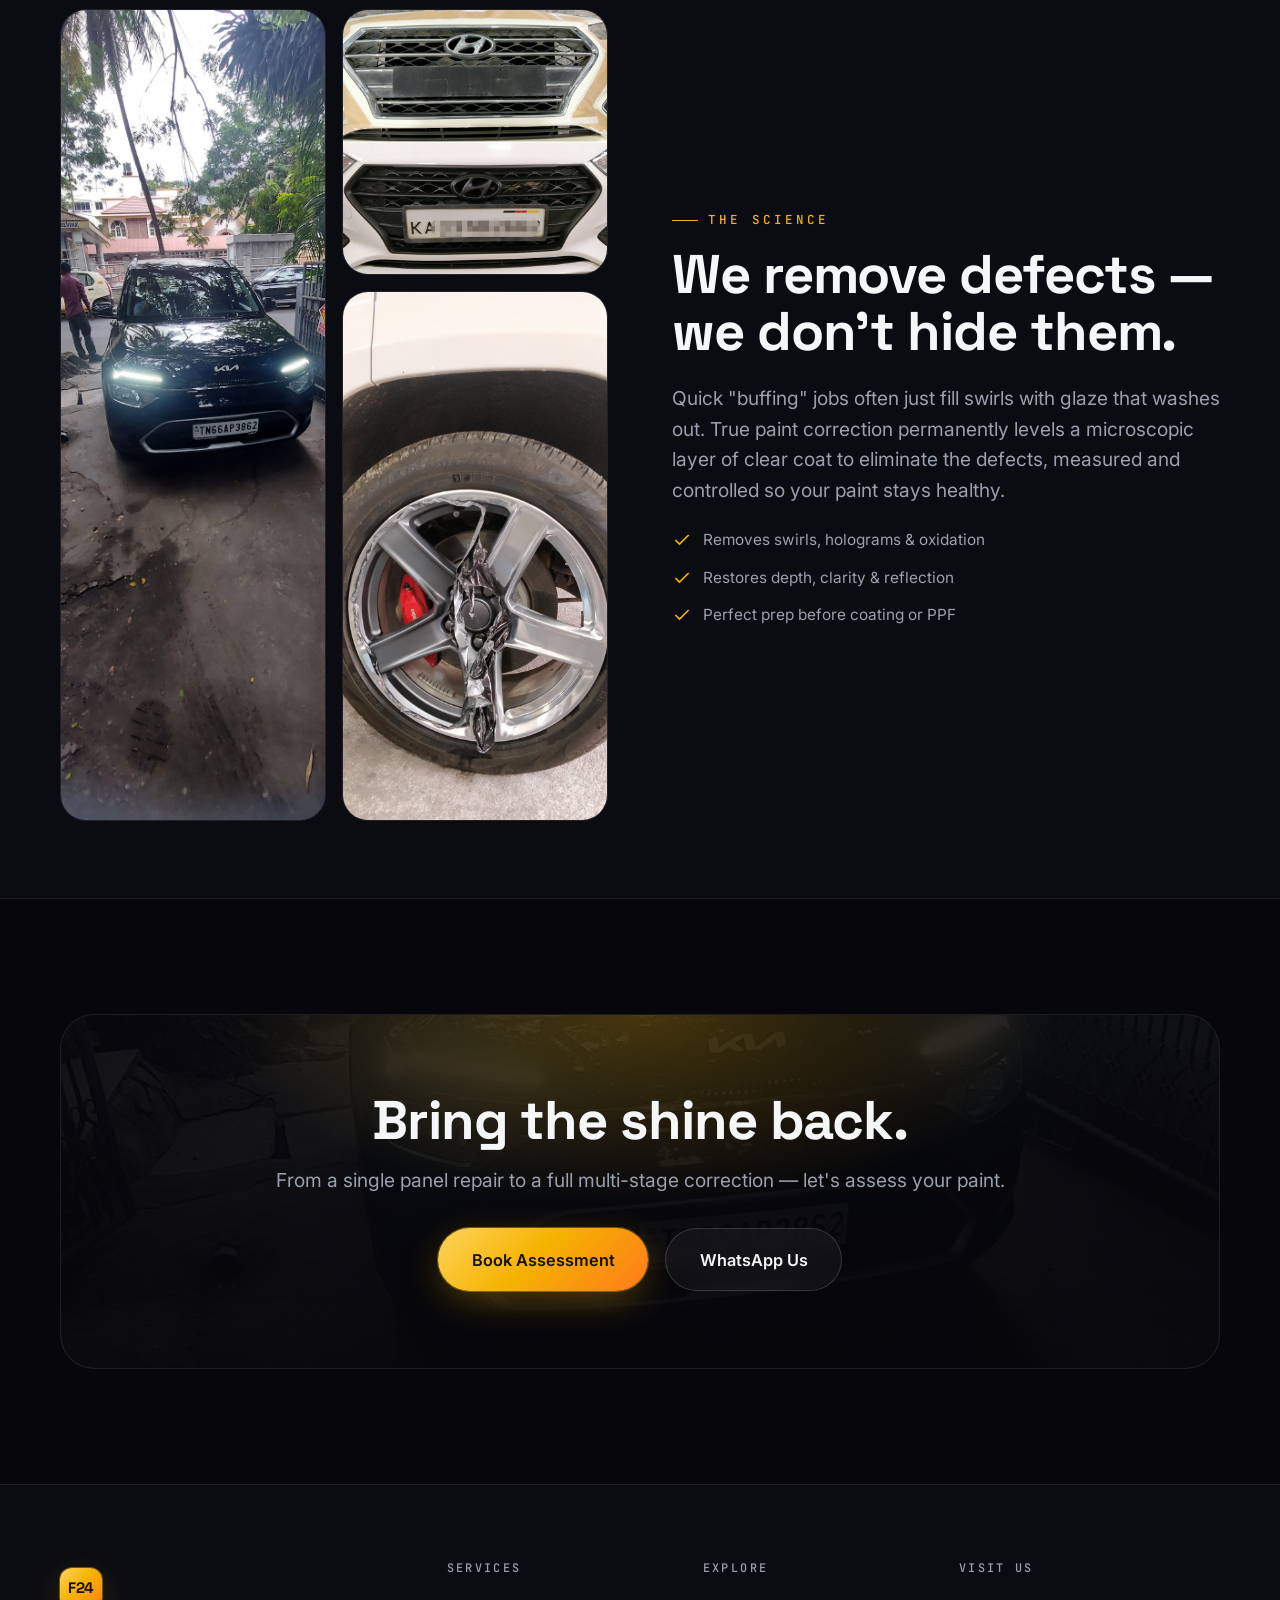
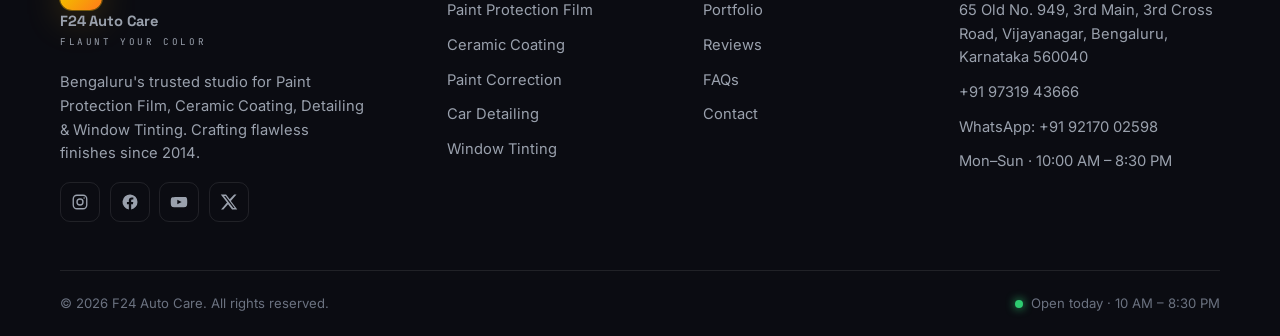
<file: paint-correction.html>
<!DOCTYPE html>
<html lang="en">
<head>
<meta charset="UTF-8">
<meta name="viewport" content="width=device-width, initial-scale=1">
<title>Paint Correction & Restoration in Bengaluru | F24 Auto Care</title>
<meta name="description" content="Paint correction, paint repair, paint sealant & headlight polishing at F24 Auto Care, Vijayanagar Bengaluru. Multi-stage machine polishing that removes swirls and restores showroom depth.">
<meta name="theme-color" content="#07070b">
<link rel="icon" type="image/svg+xml" href="assets/favicon.svg">
<meta property="og:title" content="Paint Correction & Restoration | F24 Auto Care">
<meta property="og:image" content="assets/img/f24-26.jpg">
<link rel="preconnect" href="https://fonts.googleapis.com">
<link rel="preconnect" href="https://fonts.gstatic.com" crossorigin>
<link href="https://fonts.googleapis.com/css2?family=Space+Grotesk:wght@400;500;600;700&family=Sora:wght@600;700;800&family=Inter:wght@400;500;600&family=JetBrains+Mono:wght@400;500&display=swap" rel="stylesheet">
<link rel="stylesheet" href="assets/css/style.css">
</head>
<body>

<section class="phero">
  <div class="phero__bg"><img src="assets/img/f24-26.jpg" alt="Paint correction polishing"></div>
  <div class="container">
    <div class="crumbs reveal in"><a href="index.html">Home</a> / <span>Paint Correction &amp; Restoration</span></div>
    <span class="eyebrow reveal in">Swirl-Free · Showroom Depth</span>
    <h1 class="h-display reveal in" style="max-width:16ch">Paint Correction <span class="text-grad">&amp; Restoration</span></h1>
    <p class="lead reveal in" style="margin:1.2rem 0 2rem">Years of washing leave swirls, holograms and dullness in your clear coat. Our multi-stage machine polishing removes those defects level by level, bringing back the deep, reflective finish your paint left the factory with.</p>
    <div class="hero__cta reveal in">
      <a href="contact.html" class="btn btn-primary btn-lg">Restore My Paint</a>
      <a id="waBtn" href="#" class="btn btn-ghost btn-lg">Ask on WhatsApp</a>
    </div>
  </div>
</section>

<!-- SUB SERVICES -->
<section class="section">
  <div class="container">
    <div class="section-head center reveal"><span class="eyebrow">Restoration Menu</span><h2 class="title">Four ways we bring paint back to life</h2></div>
    <div class="grid grid-4">
      <div class="card feature reveal"><div class="card__glow"></div>
        <div class="feature__icon"><svg viewBox="0 0 24 24" fill="none" stroke="currentColor" stroke-width="1.7"><circle cx="11" cy="11" r="7"/><path d="m21 21-4.3-4.3"/></svg></div>
        <h3>Paint Correction</h3><p>Multi-stage compounding &amp; polishing to remove swirls, holograms, oxidation and light scratches.</p></div>
      <div class="card feature reveal d1"><div class="card__glow"></div>
        <div class="feature__icon"><svg viewBox="0 0 24 24" fill="none" stroke="currentColor" stroke-width="1.7"><path d="M14 7 3 18l3 3L17 10M14 7l3-3 3 3-3 3M14 7l3 3"/></svg></div>
        <h3>Paint Repair</h3><p>Targeted repair of scuffs, chips and scratches to restore a clean, uniform surface.</p></div>
      <div class="card feature reveal d2"><div class="card__glow"></div>
        <div class="feature__icon"><svg viewBox="0 0 24 24" fill="none" stroke="currentColor" stroke-width="1.7"><path d="M12 2 4 6v6c0 5 3.4 8.5 8 10 4.6-1.5 8-5 8-10V6z"/></svg></div>
        <h3>Paint Sealant</h3><p>A durable synthetic sealant that adds gloss and protection — a great budget-friendly alternative to coating.</p></div>
      <div class="card feature reveal d3"><div class="card__glow"></div>
        <div class="feature__icon"><svg viewBox="0 0 24 24" fill="none" stroke="currentColor" stroke-width="1.7"><circle cx="12" cy="12" r="4"/><path d="M12 2v2M12 20v2M2 12h2M20 12h2M5 5l1.5 1.5M17.5 17.5 19 19M19 5l-1.5 1.5M6.5 17.5 5 19"/></svg></div>
        <h3>Headlight Polishing</h3><p>Restore foggy, yellowed headlights to crystal clarity — for better looks and safer night driving.</p></div>
    </div>
  </div>
</section>

<!-- INTRO + GALLERY -->
<section class="section section--tight" style="background:var(--bg-2);border-block:1px solid var(--border)">
  <div class="container">
    <div class="grid" style="grid-template-columns:1fr 1fr;gap:clamp(2rem,5vw,4rem);align-items:center">
      <div class="reveal d1" style="display:grid;grid-template-columns:1fr 1fr;gap:1rem">
        <img src="assets/img/f24-26.jpg" alt="Polishing" style="border-radius:var(--r-lg);border:1px solid var(--border);grid-row:span 2;height:100%;object-fit:cover">
        <img src="assets/img/f24-17.jpg" alt="Headlight / grille detail" style="border-radius:var(--r-lg);border:1px solid var(--border)">
        <img src="assets/img/f24-30.jpg" alt="Polished wheel" style="border-radius:var(--r-lg);border:1px solid var(--border)">
      </div>
      <div class="reveal">
        <span class="eyebrow">The Science</span>
        <h2 class="title">We remove defects — we don't hide them.</h2>
        <p class="lead" style="margin:1.4rem 0">Quick "buffing" jobs often just fill swirls with glaze that washes out. True paint correction permanently levels a microscopic layer of clear coat to eliminate the defects, measured and controlled so your paint stays healthy.</p>
        <ul class="checks" style="grid-template-columns:1fr">
          <li><svg viewBox="0 0 24 24" fill="none" stroke="currentColor" stroke-width="2"><path d="M20 6 9 17l-5-5"/></svg> Removes swirls, holograms &amp; oxidation</li>
          <li><svg viewBox="0 0 24 24" fill="none" stroke="currentColor" stroke-width="2"><path d="M20 6 9 17l-5-5"/></svg> Restores depth, clarity &amp; reflection</li>
          <li><svg viewBox="0 0 24 24" fill="none" stroke="currentColor" stroke-width="2"><path d="M20 6 9 17l-5-5"/></svg> Perfect prep before coating or PPF</li>
        </ul>
      </div>
    </div>
  </div>
</section>

<section class="section">
  <div class="container"><div class="cta reveal"><img src="assets/img/f24-26.jpg" alt="">
    <h2 class="title">Bring the shine back.</h2>
    <p class="lead">From a single panel repair to a full multi-stage correction — let's assess your paint.</p>
    <div class="cta__btns"><a href="contact.html" class="btn btn-primary btn-lg">Book Assessment</a><a id="waBtn2" href="#" class="btn btn-ghost btn-lg">WhatsApp Us</a></div>
  </div></div>
</section>

<script src="assets/js/main.js"></script>
<script>document.querySelectorAll('#waBtn,#waBtn2').forEach(function(a){a.href="https://wa.me/"+F24.wa+"?text="+encodeURIComponent("Hi F24! I'm interested in paint correction / restoration.");a.target="_blank";a.rel="noopener";});</script>
</body>
</html>
</file>
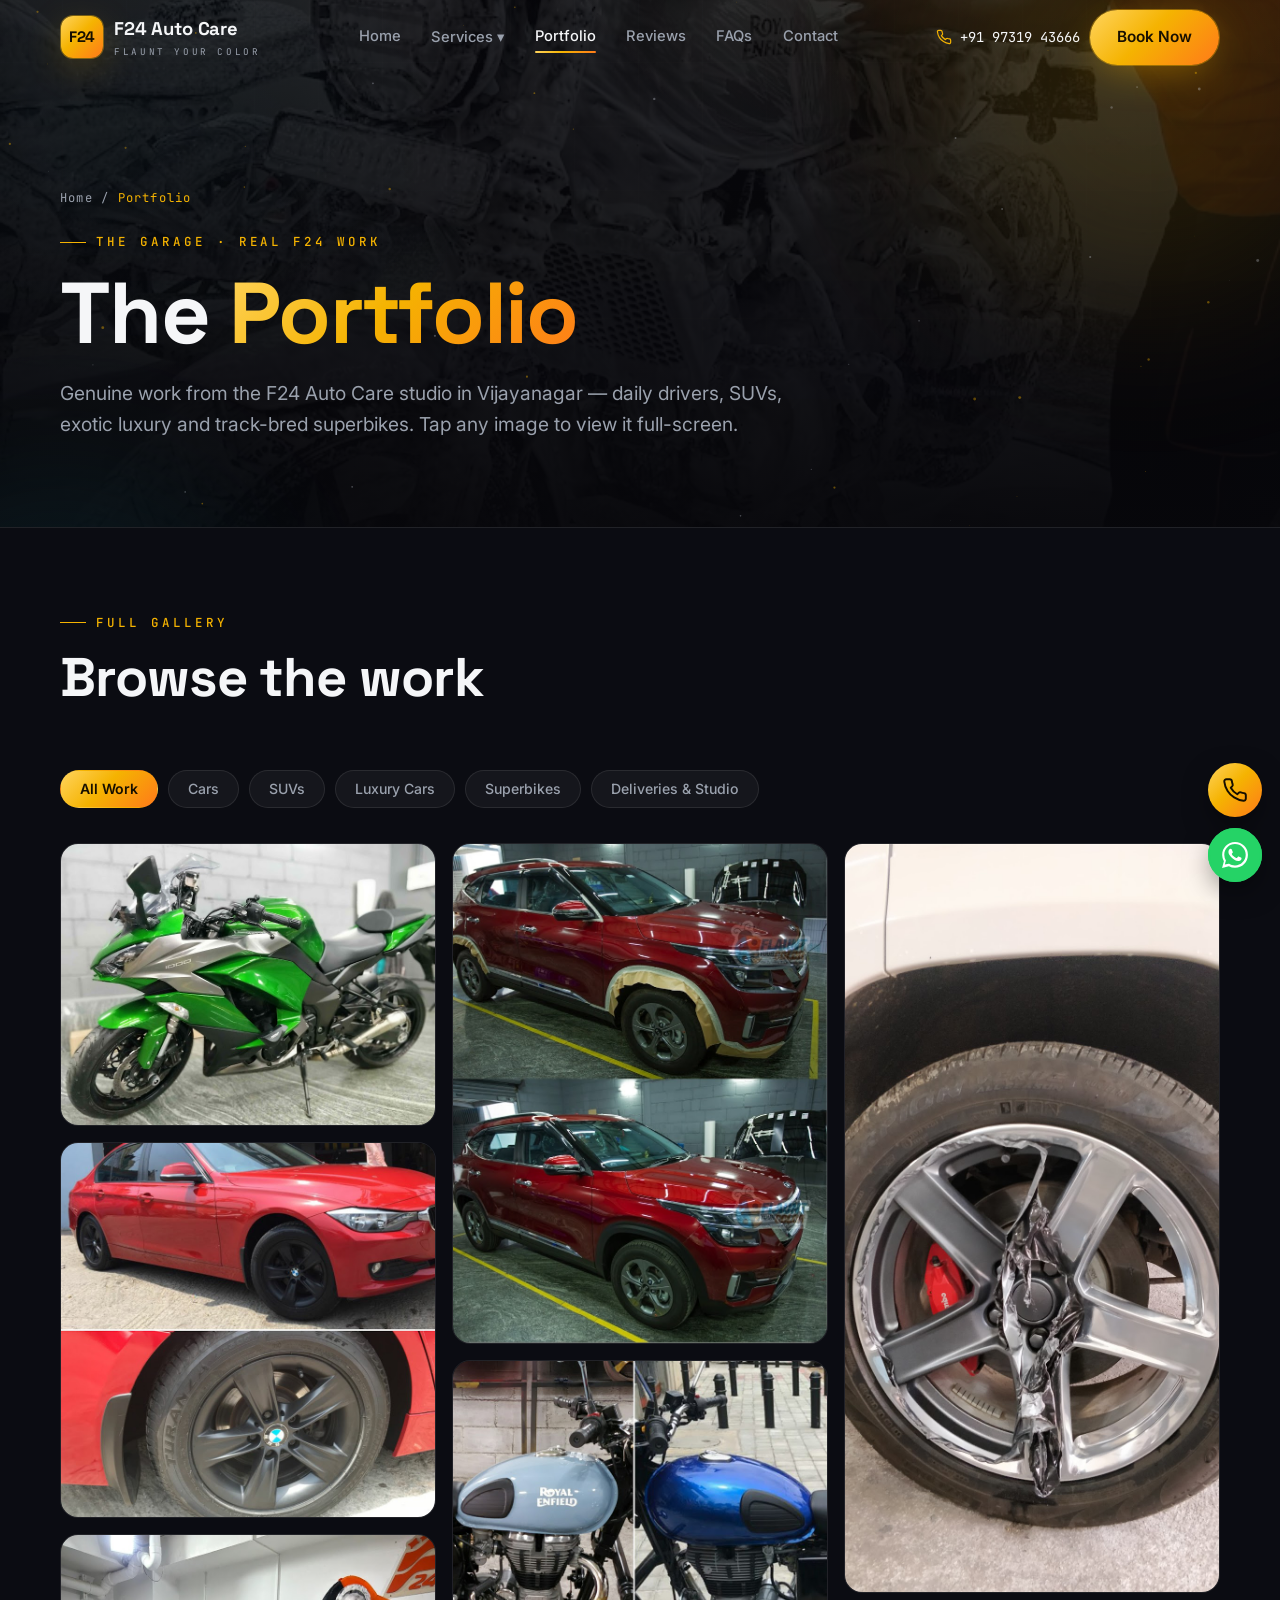
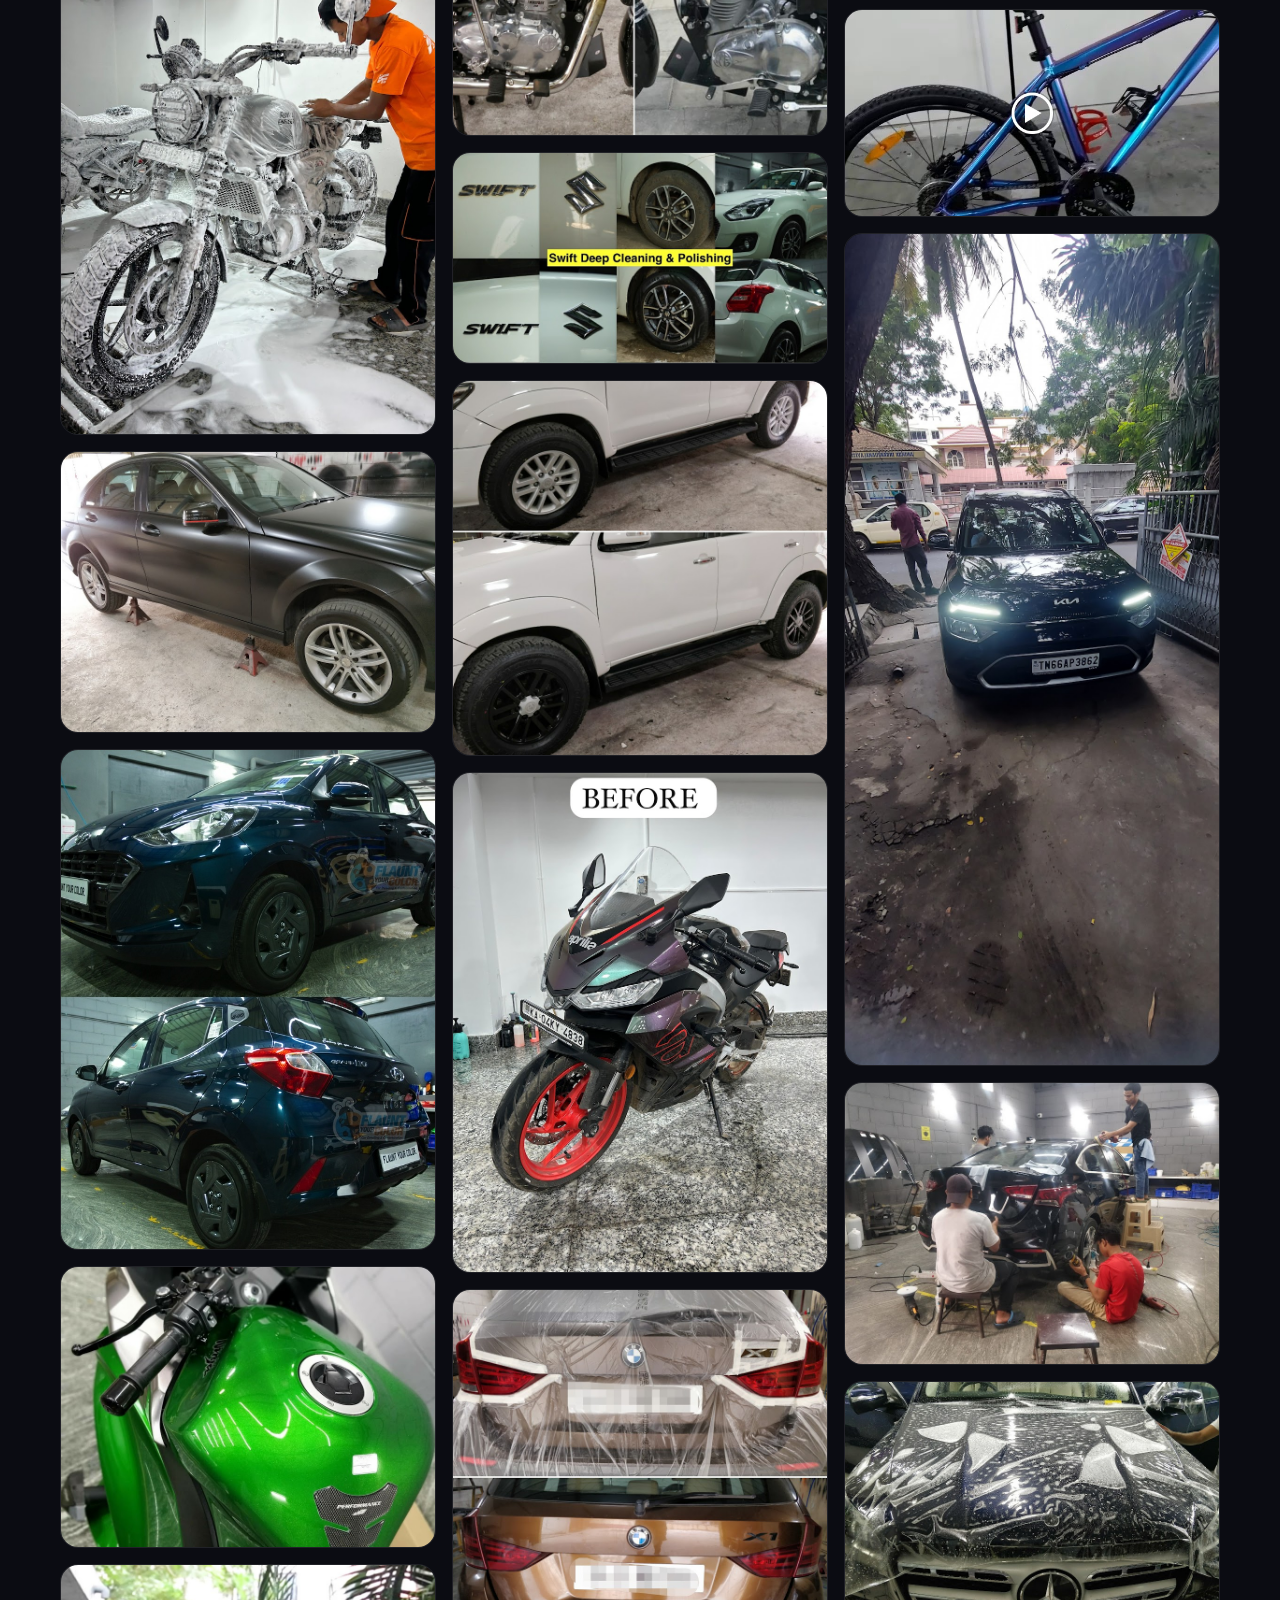
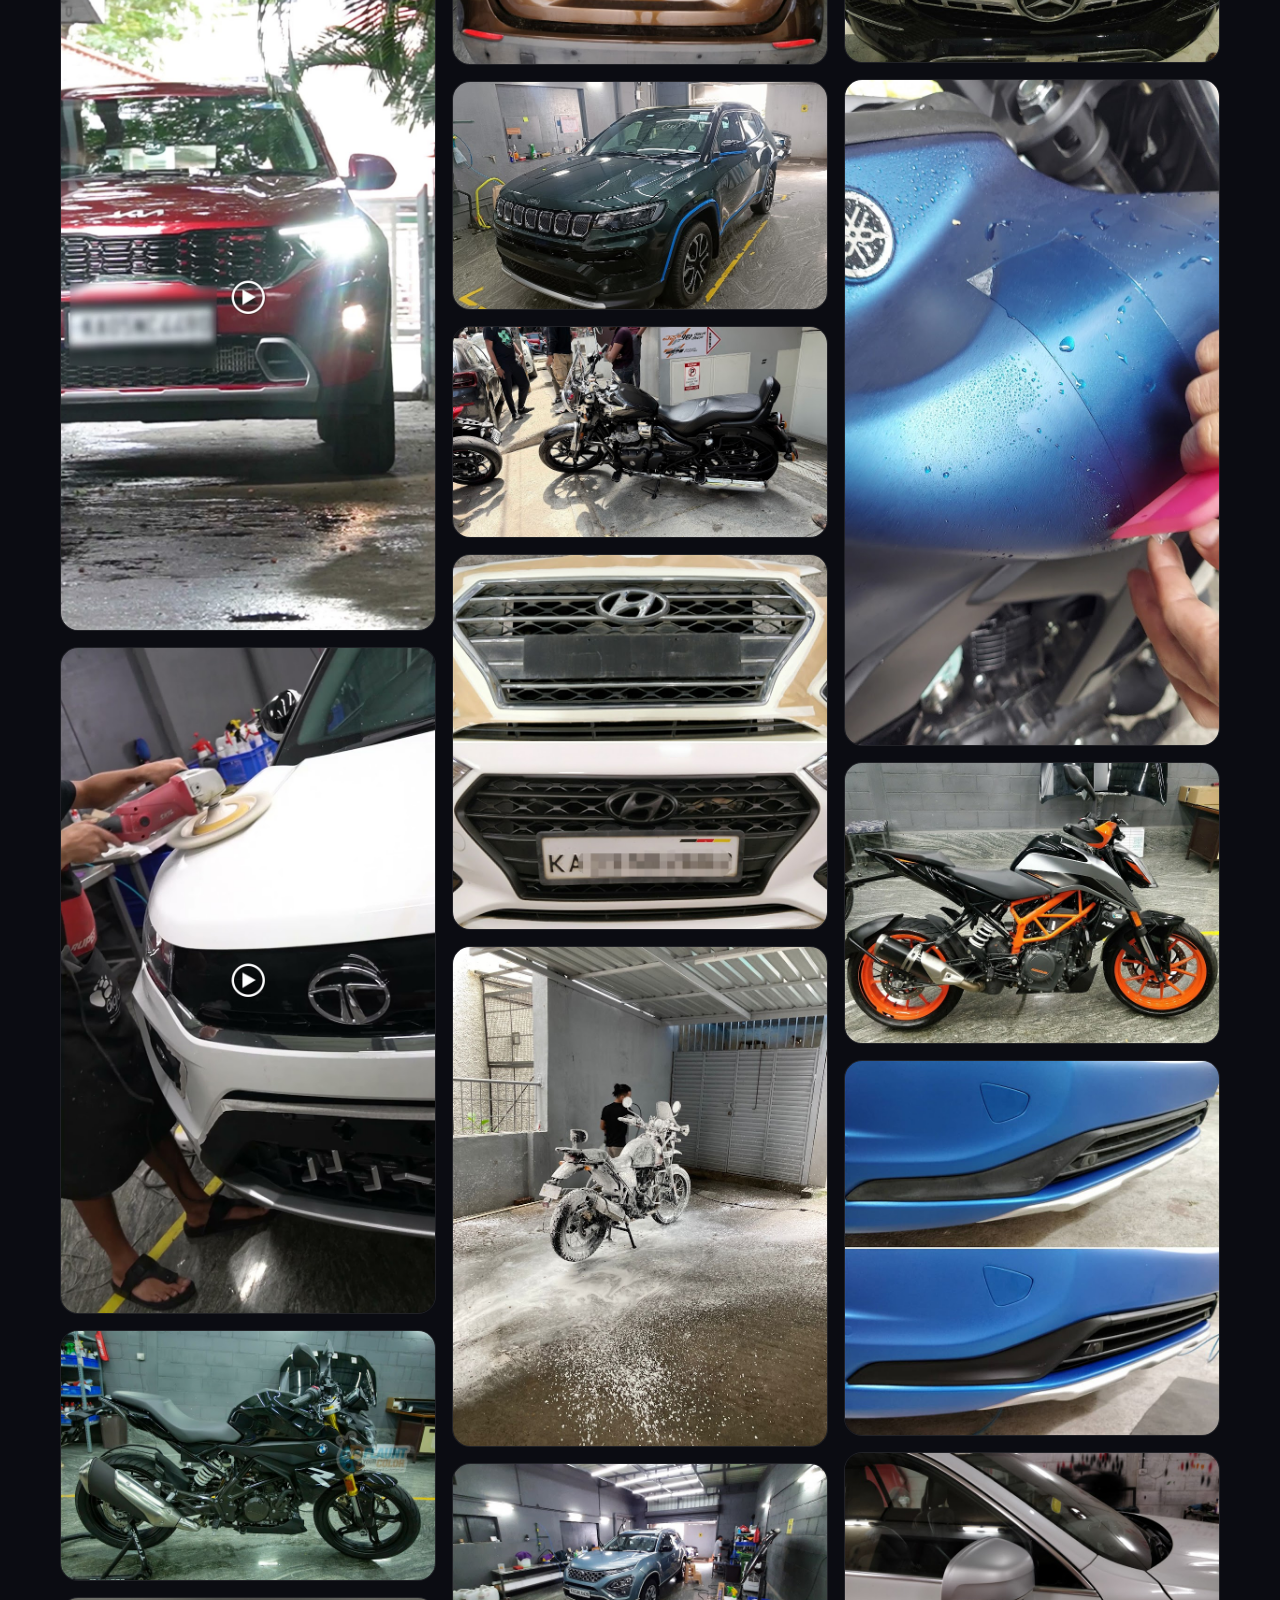
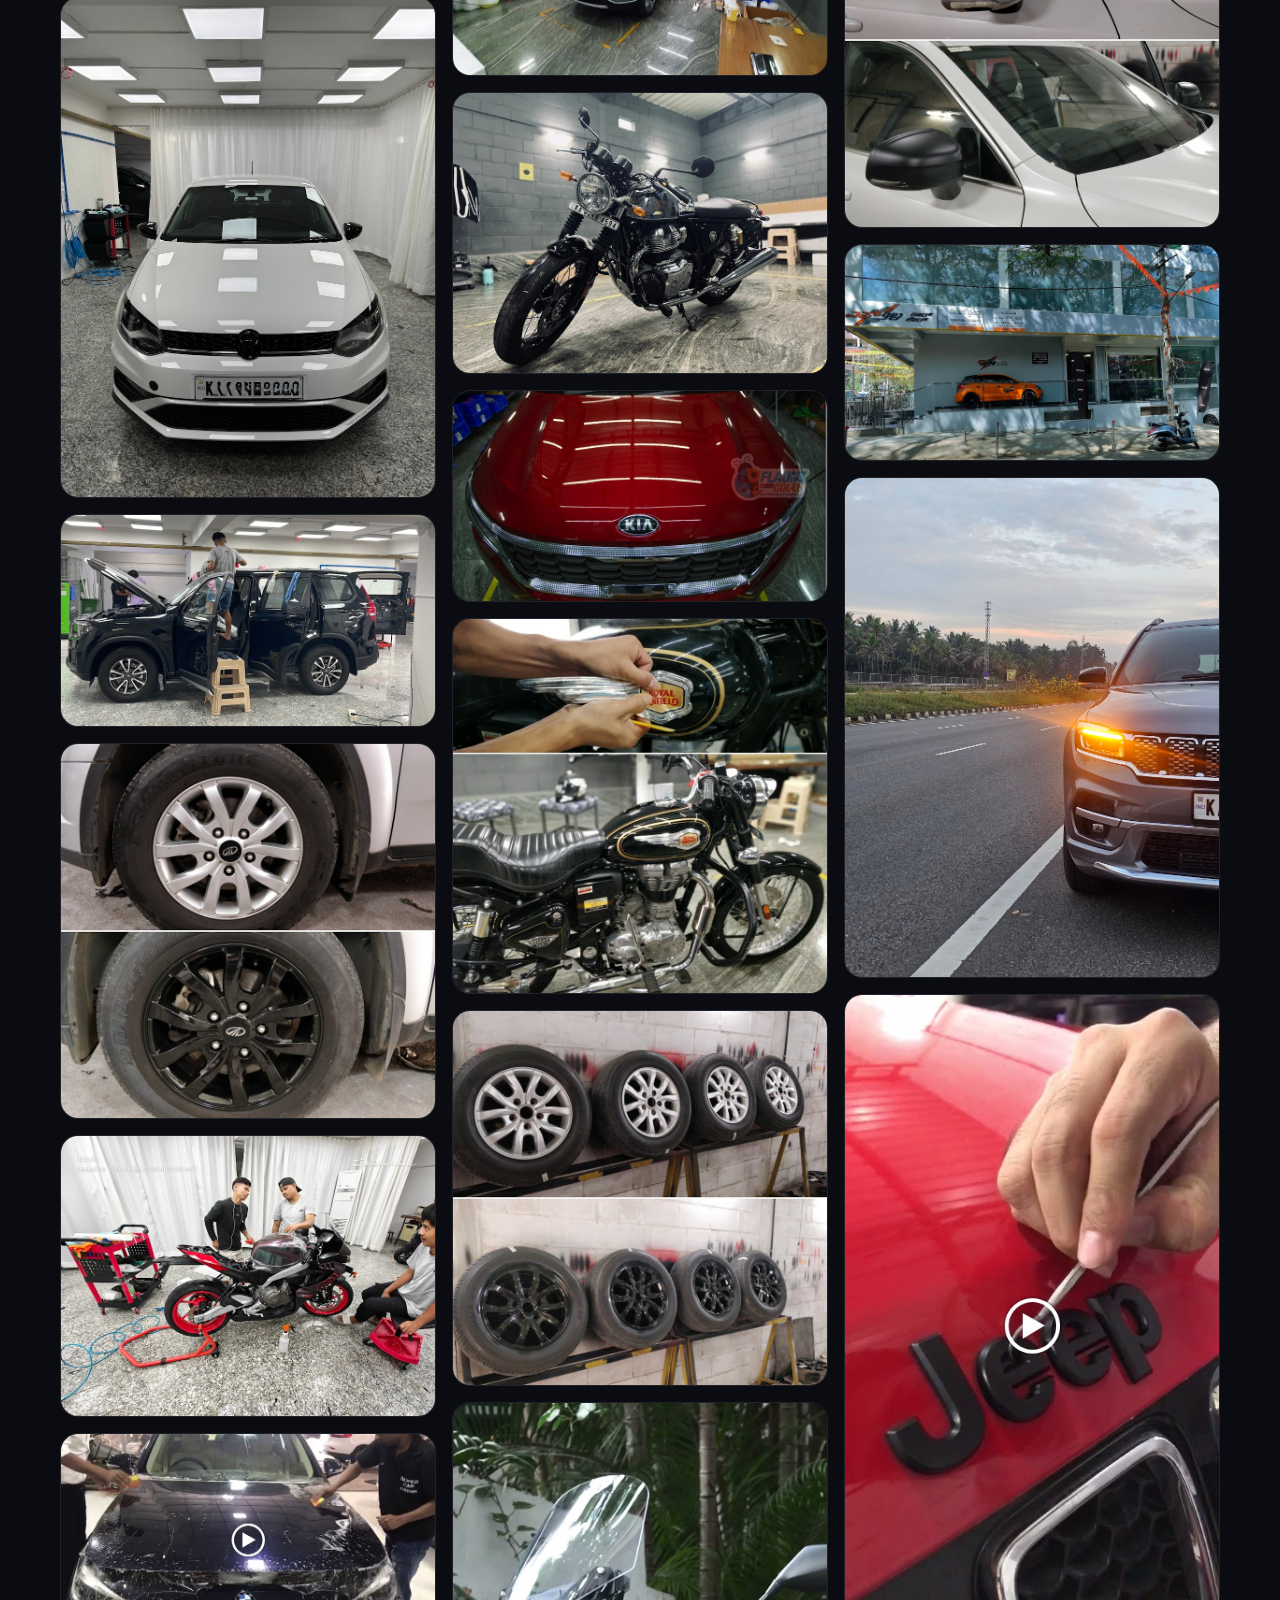
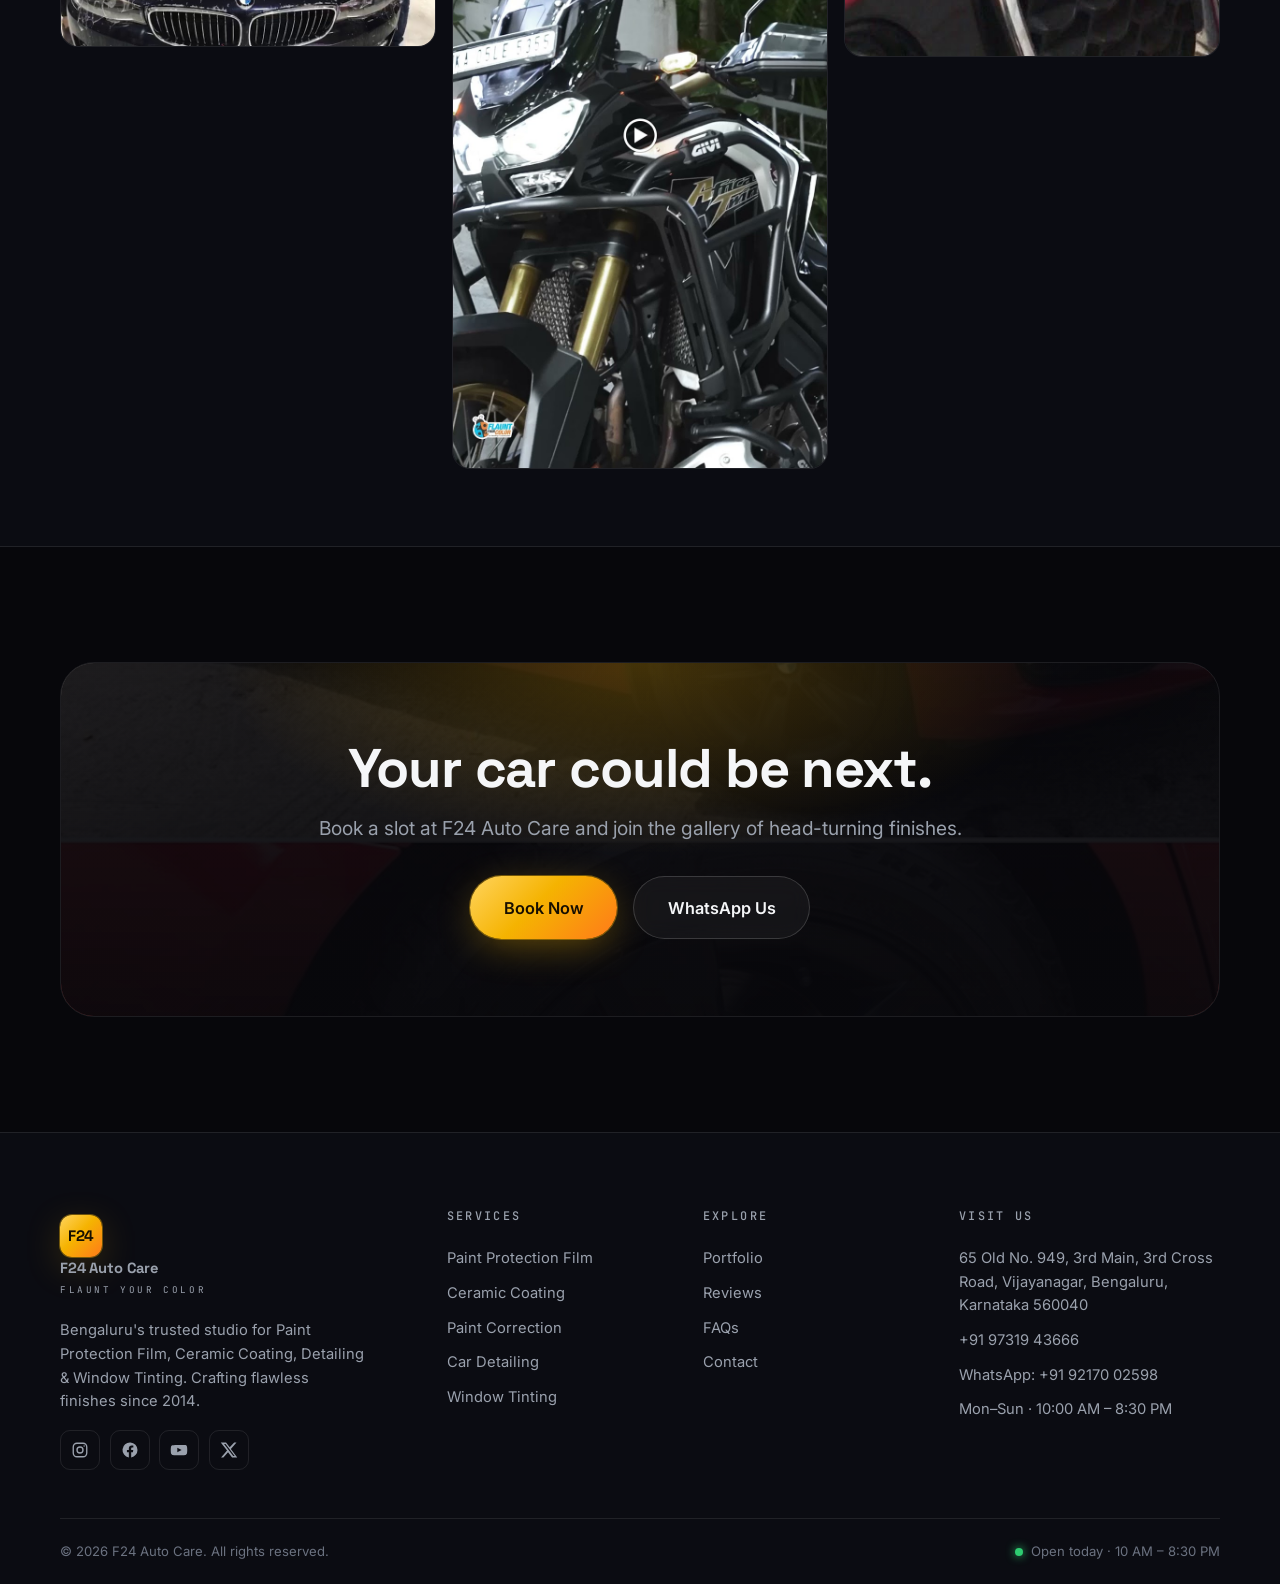
<file: portfolio.html>
<!DOCTYPE html>
<html lang="en">
<head>
<meta charset="UTF-8">
<meta name="viewport" content="width=device-width, initial-scale=1">
<title>Portfolio | Cars, SUVs, Luxury & Superbikes | F24 Auto Care</title>
<meta name="description" content="The F24 Auto Care portfolio — real PPF, ceramic coating and detailing work on cars, SUVs, luxury cars and superbikes in Bengaluru. Before & after transformations and customer deliveries.">
<meta name="theme-color" content="#07070b">
<link rel="icon" type="image/svg+xml" href="assets/favicon.svg">
<meta property="og:title" content="Portfolio | F24 Auto Care">
<meta property="og:image" content="assets/img/f24-41.jpg">
<link rel="preconnect" href="https://fonts.googleapis.com">
<link rel="preconnect" href="https://fonts.gstatic.com" crossorigin>
<link href="https://fonts.googleapis.com/css2?family=Space+Grotesk:wght@400;500;600;700&family=Sora:wght@600;700;800&family=Inter:wght@400;500;600&family=JetBrains+Mono:wght@400;500&display=swap" rel="stylesheet">
<link rel="stylesheet" href="assets/css/style.css">
</head>
<body>

<section class="phero">
  <div class="phero__bg"><img src="assets/img/f24-35.jpg" alt="F24 Auto Care portfolio"></div>
  <div class="container">
    <div class="crumbs reveal in"><a href="index.html">Home</a> / <span>Portfolio</span></div>
    <span class="eyebrow reveal in">The Garage · Real F24 Work</span>
    <h1 class="h-display reveal in" style="max-width:16ch">The <span class="text-grad">Portfolio</span></h1>
    <p class="lead reveal in" style="margin:1.2rem 0 0">Genuine work from the F24 Auto Care studio in Vijayanagar — daily drivers, SUVs, exotic luxury and track-bred superbikes. Tap any image to view it full-screen.</p>
  </div>
</section>

<!-- FILTERABLE GALLERY -->
<section class="section section--tight" style="background:var(--bg-2);border-block:1px solid var(--border)">
  <div class="container">
    <div class="section-head reveal" style="max-width:none"><span class="eyebrow">Full Gallery</span><h2 class="title">Browse the work</h2></div>
    <div class="filters reveal d1">
      <button class="filter active" data-filter="all">All Work</button>
      <button class="filter" data-filter="cars">Cars</button>
      <button class="filter" data-filter="suvs">SUVs</button>
      <button class="filter" data-filter="luxury">Luxury Cars</button>
      <button class="filter" data-filter="superbikes">Superbikes</button>
      <button class="filter" data-filter="deliveries">Deliveries &amp; Studio</button>
    </div>
    <div class="gallery reveal d2" id="grid"></div>
  </div>
</section>

<section class="section">
  <div class="container"><div class="cta reveal"><img src="assets/img/f24-16.jpg" alt="">
    <h2 class="title">Your car could be next.</h2>
    <p class="lead">Book a slot at F24 Auto Care and join the gallery of head-turning finishes.</p>
    <div class="cta__btns"><a href="contact.html" class="btn btn-primary btn-lg">Book Now</a><a id="waBtn2" href="#" class="btn btn-ghost btn-lg">WhatsApp Us</a></div>
  </div></div>
</section>

<script src="assets/js/main.js"></script>
<script>
  // Authentic F24 gallery — category + caption per image
  var ITEMS = [
    {n:41,c:"superbikes",t:"Kawasaki Ninja",k:"Superbike PPF"},
    {n:16,c:"luxury",t:"Sports Sedan",k:"Gloss Finish"},
    {n:35,c:"superbikes",t:"KTM Duke",k:"Superbike Detail"},
    {n:7, c:"suvs",t:"Mercedes SUV",k:"Detailing"},
    {n:31,c:"luxury",t:"Black on Black",k:"Ceramic Coating"},
    {n:24,c:"superbikes",t:"Green Machine",k:"Superbike PPF"},
    {n:12,c:"suvs",t:"White SUV",k:"Full Detail"},
    {n:6, c:"luxury",t:"Luxury Front",k:"PPF"},
    {n:33,c:"superbikes",t:"KTM Orange",k:"Detailing"},
    {n:20,c:"cars",t:"City Hatch",k:"Tint + Coat"},
    {n:19,c:"luxury",t:"Executive Black",k:"Coating"},
    {n:5, c:"suvs",t:"SUV Wheel & Stance",k:"Detail"},
    {n:25,c:"superbikes",t:"Track Red",k:"Superbike PPF"},
    {n:32,c:"luxury",t:"Mercedes",k:"Coating"},
    {n:10,c:"suvs",t:"Red SUV",k:"Detailing"},
    {n:9, c:"superbikes",t:"Cruiser Blue",k:"PPF"},
    {n:21,c:"cars",t:"Silver Rear",k:"Detail"},
    {n:14,c:"suvs",t:"Fortuner-Class",k:"Full Detail"},
    {n:3, c:"superbikes",t:"Race Replica",k:"PPF"},
    {n:36,c:"cars",t:"White Finish",k:"Detail"},
    {n:18,c:"suvs",t:"Grey SUV",k:"Coating"},
    {n:0, c:"superbikes",t:"Modern Classic",k:"Detail"},
    {n:17,c:"cars",t:"Front Grille",k:"Restoration"},
    {n:42,c:"superbikes",t:"Studio Bike",k:"PPF"},
    {n:22,c:"cars",t:"Tinted Glass",k:"Window Tint"},
    {n:11,c:"superbikes",t:"Retro Roadster",k:"Detail"},
    {n:37,c:"cars",t:"Red Rear",k:"Detail"},
    {n:2, c:"superbikes",t:"Night Rider",k:"PPF"},
    {n:13,c:"cars",t:"Alloy Set",k:"Wheel Care"},
    {n:4, c:"superbikes",t:"Dark Sport",k:"Detail"},
    {n:30,c:"cars",t:"Red Caliper",k:"Wheel Detail"},
    {n:23,c:"superbikes",t:"Blue Superbike",k:"PPF"},
    {n:26,c:"deliveries",t:"In The Studio",k:"Workshop"},
    {n:27,c:"deliveries",t:"Bay Work",k:"Workshop"},
    {n:8, c:"deliveries",t:"PPF In Progress",k:"Application"},
    {n:28,c:"deliveries",t:"Film Detail",k:"PPF"},
    {n:34,c:"deliveries",t:"Wrapping",k:"PPF"},
    {n:29,c:"deliveries",t:"Edge Tuck",k:"PPF"},
    {n:15,c:"deliveries",t:"Detailing Bay",k:"Process"},
    {n:1, c:"deliveries",t:"Studio Floor",k:"F24 Garage"},
    {n:39,c:"deliveries",t:"Ready For Delivery",k:"Handover"},
    {n:40,c:"deliveries",t:"Finishing Touch",k:"Handover"}
  ];
  var grid = document.getElementById("grid");
  grid.innerHTML = ITEMS.map(function(it){
    var f = "assets/img/f24-"+String(it.n).padStart(2,"0")+".jpg";
    return '<div class="shot" data-cat="'+it.c+'" data-full="'+f+'">'+
             '<img loading="lazy" src="'+f+'" alt="F24 Auto Care — '+it.t+'">'+
             '<div class="cap"><b>'+it.k+'</b>'+it.t+'</div>'+
           '</div>';
  }).join("");
  document.querySelectorAll('#waBtn2').forEach(function(a){a.href="https://wa.me/"+F24.wa+"?text="+encodeURIComponent(F24.waMsg);a.target="_blank";a.rel="noopener";});
</script>
</body>
</html>
</file>
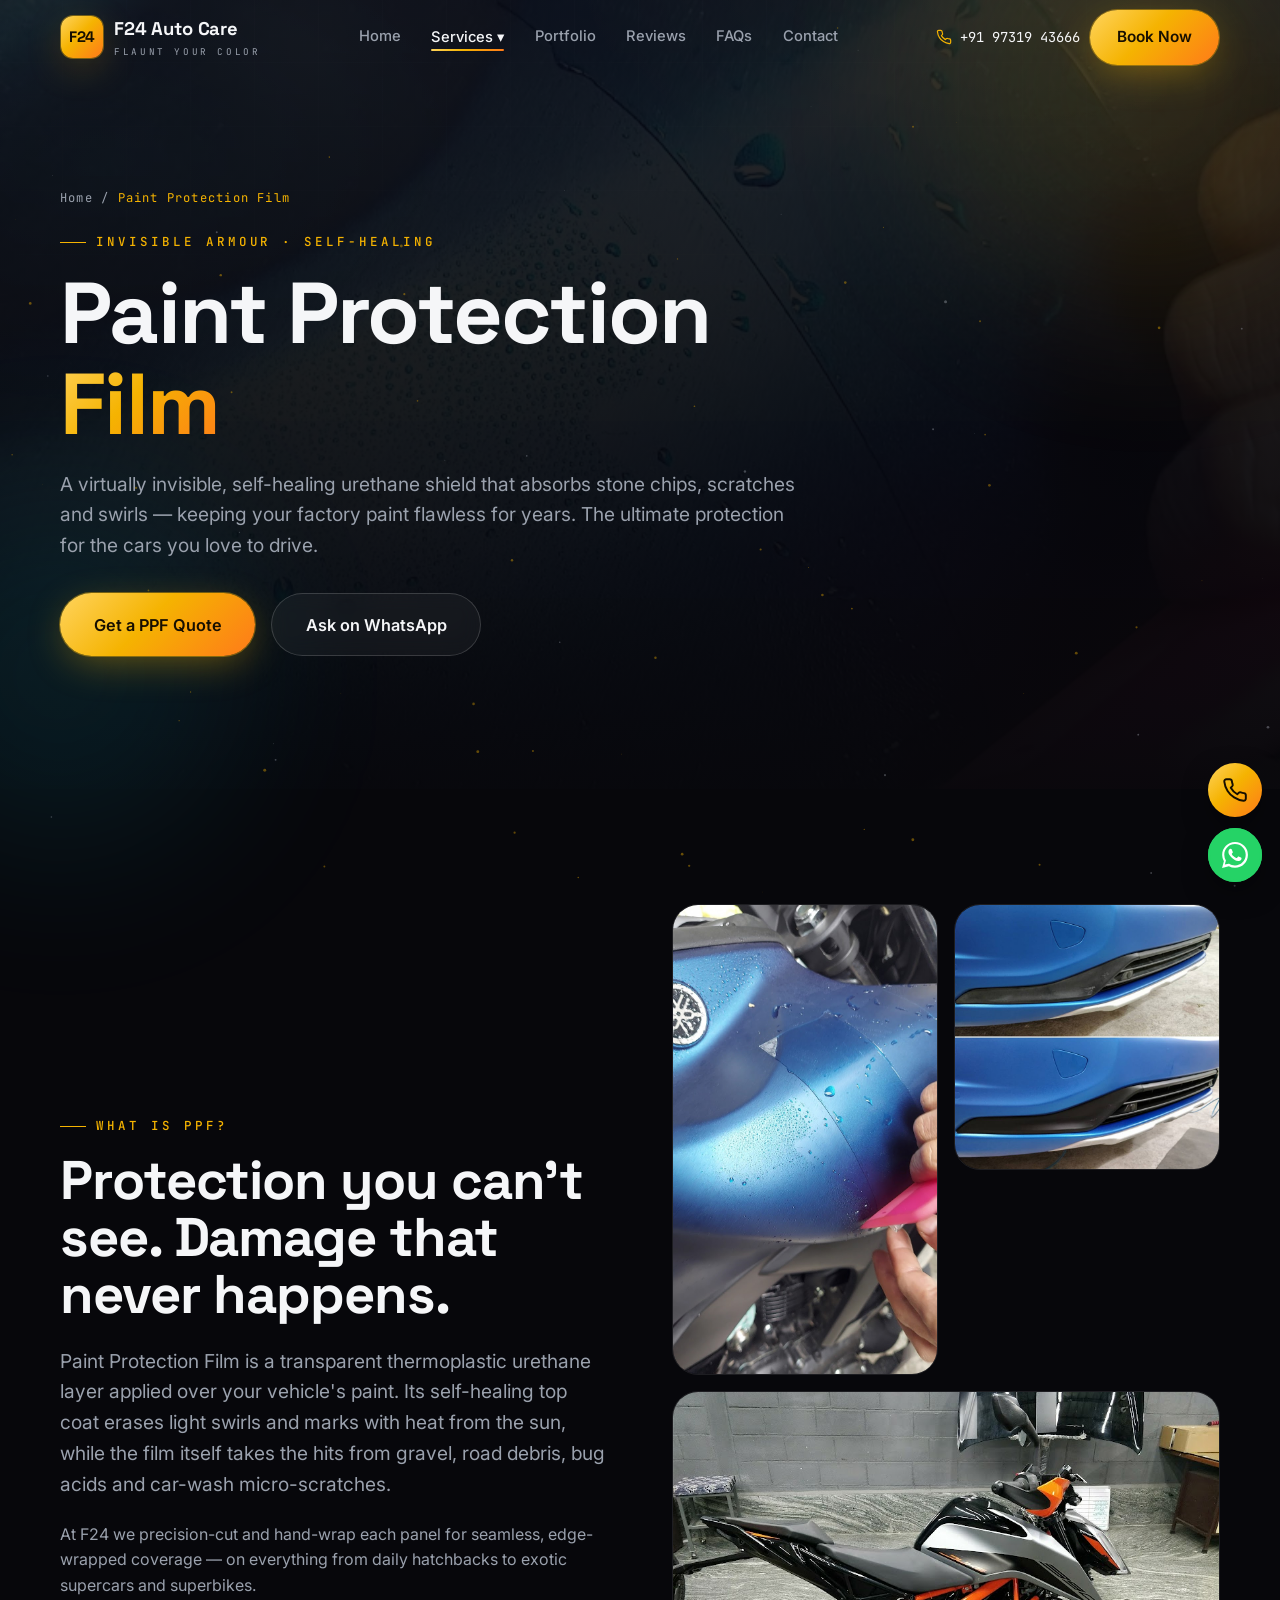
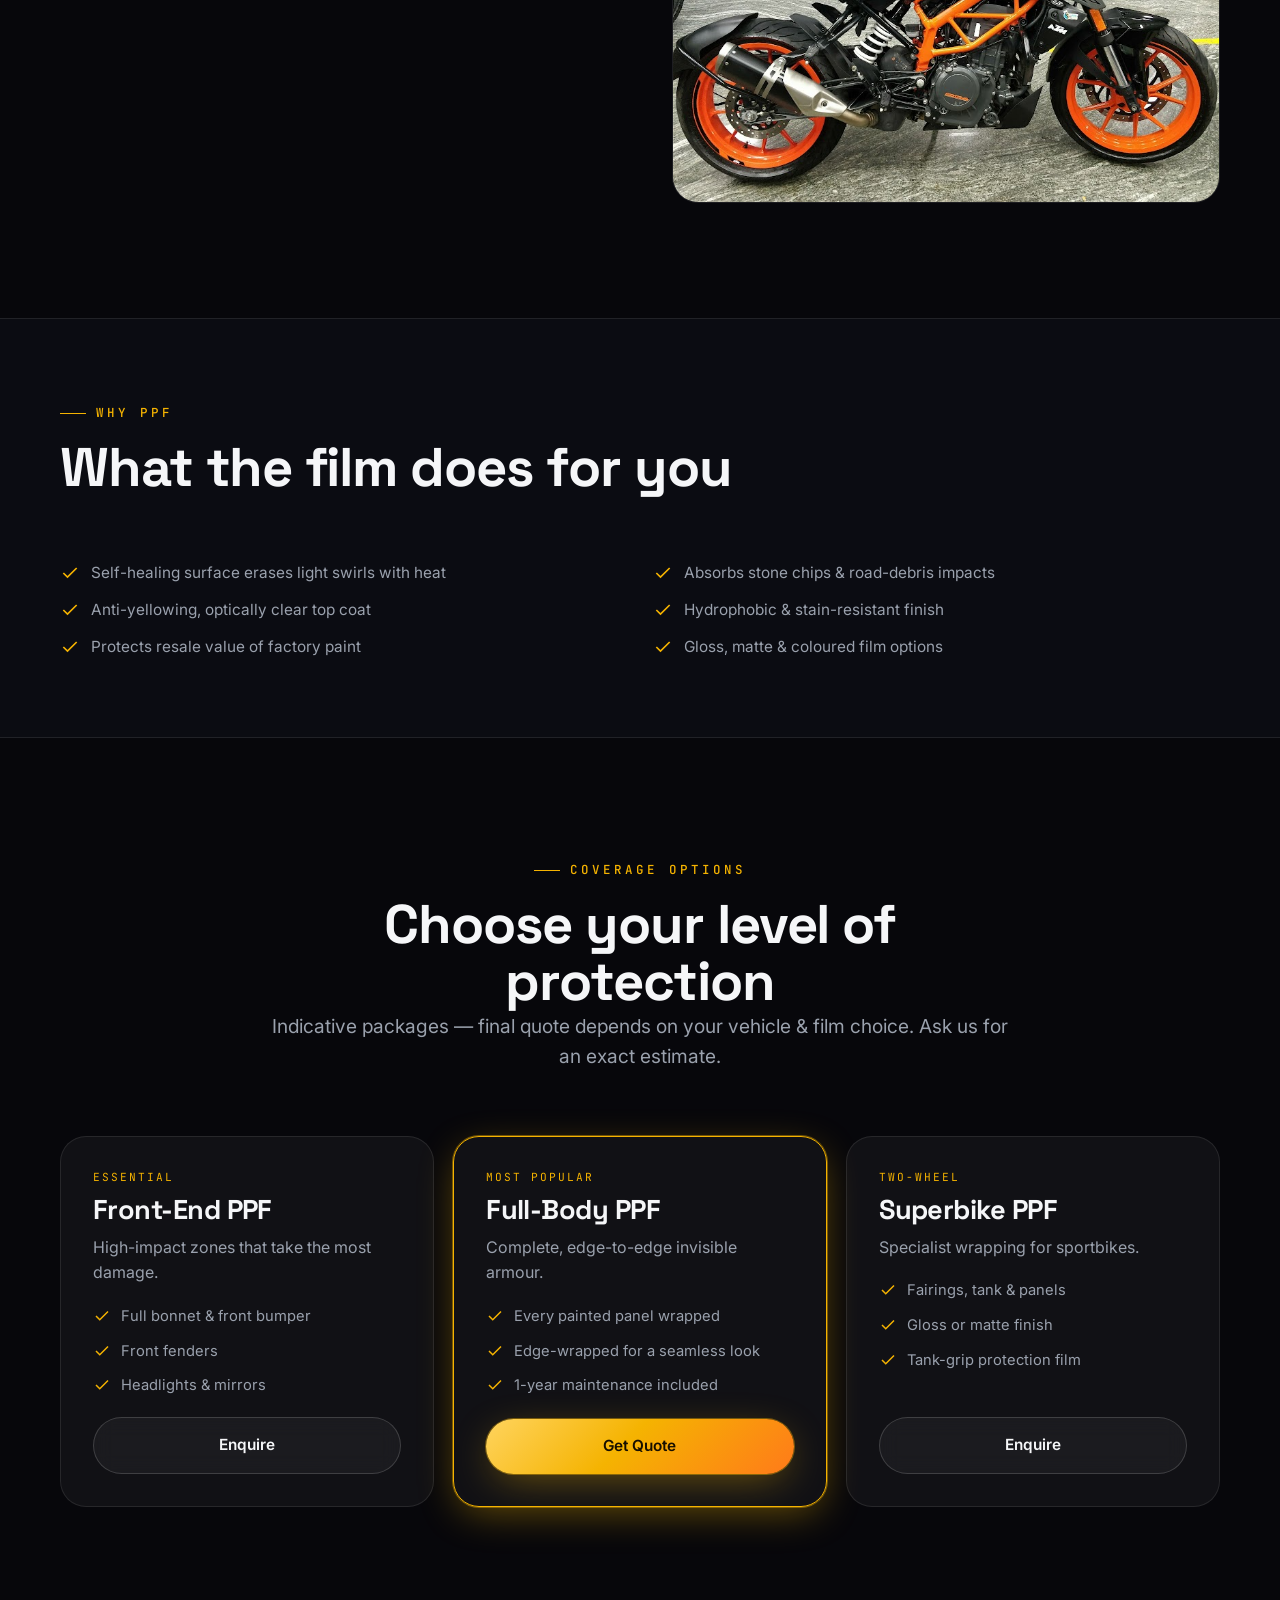
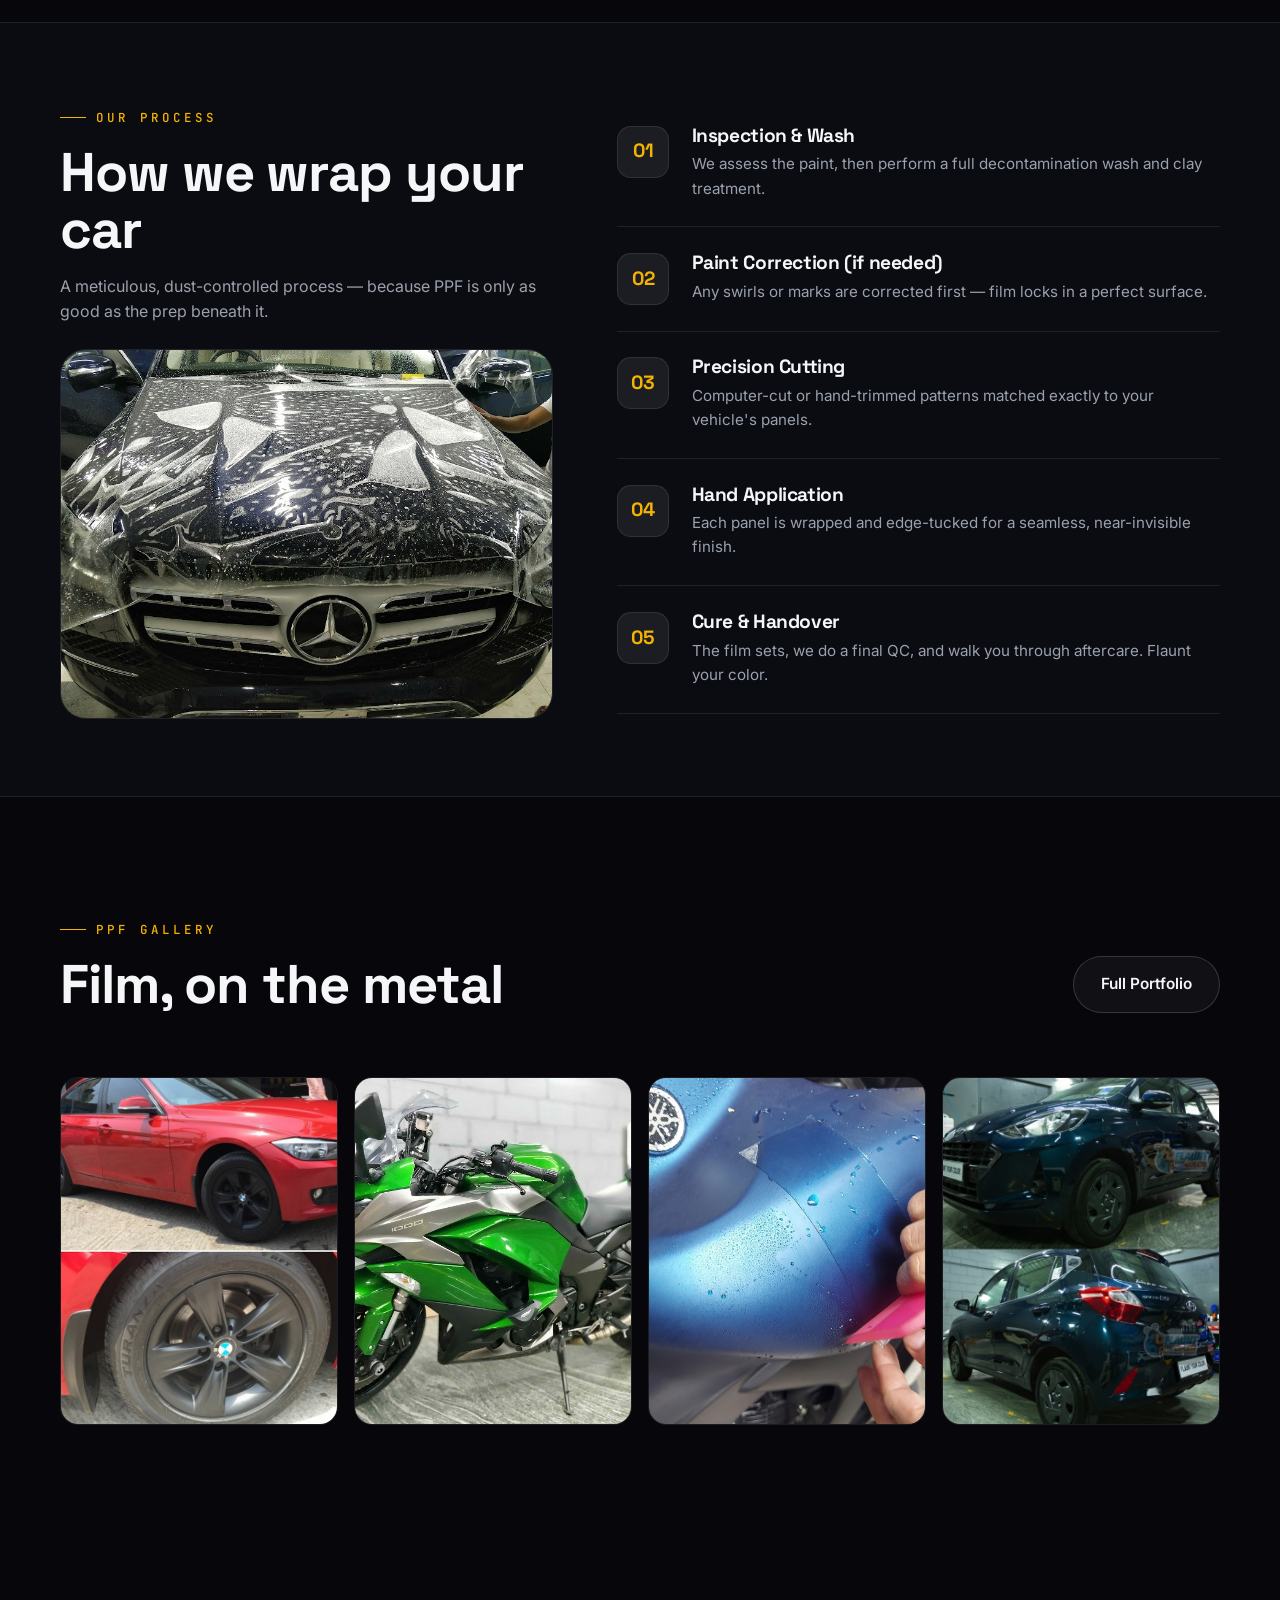
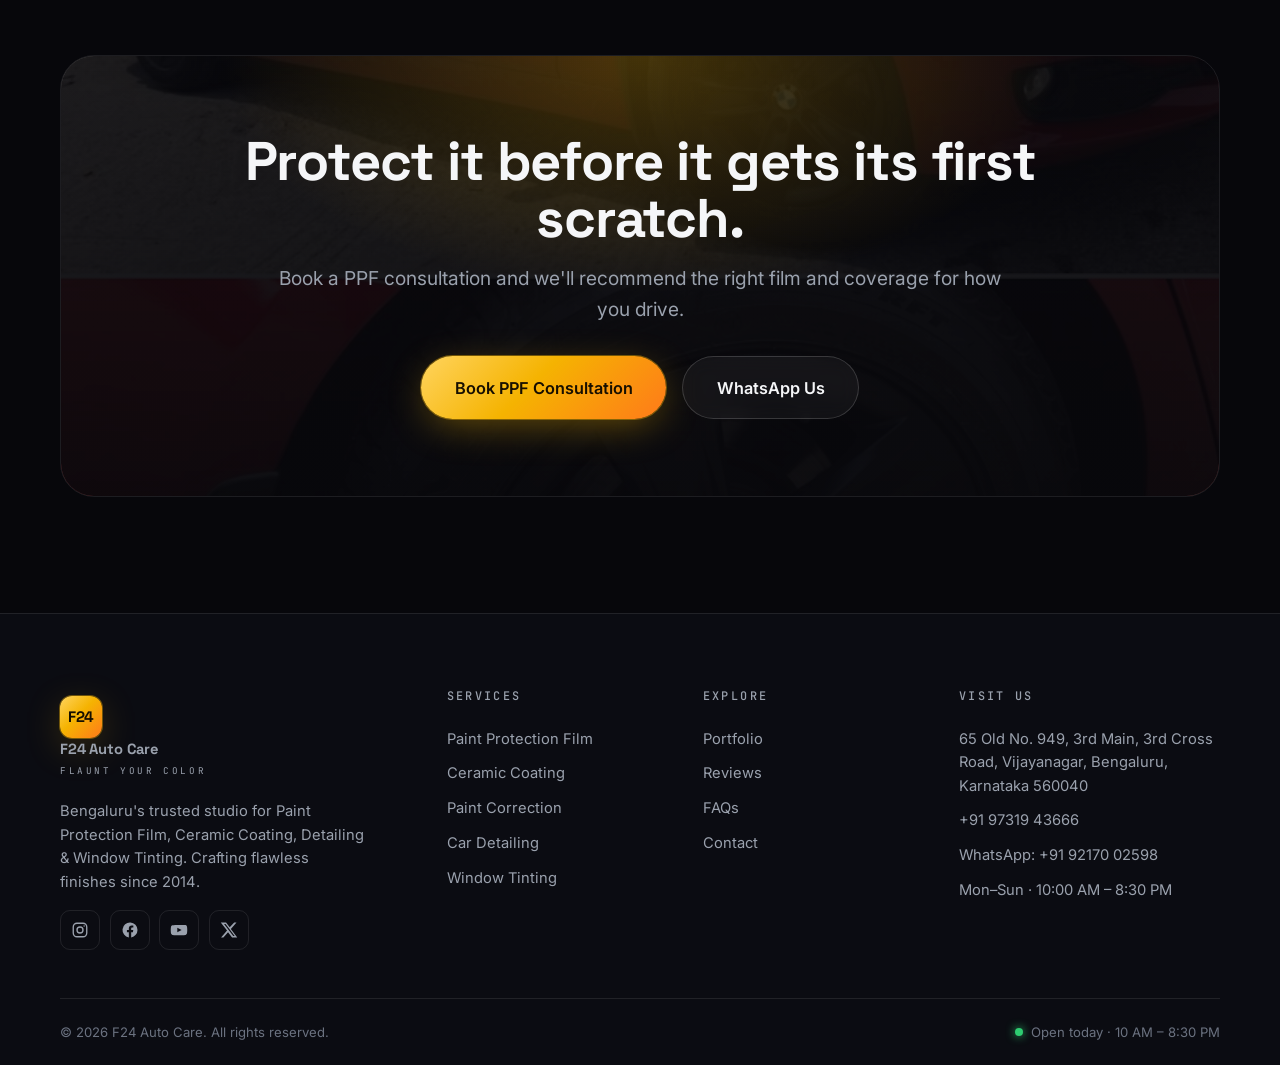
<file: ppf.html>
<!DOCTYPE html>
<html lang="en">
<head>
<meta charset="UTF-8">
<meta name="viewport" content="width=device-width, initial-scale=1">
<title>Paint Protection Film (PPF) in Bengaluru | F24 Auto Care</title>
<meta name="description" content="Premium Paint Protection Film (PPF) at F24 Auto Care, Vijayanagar Bengaluru. Self-healing, anti-yellowing film for cars, SUVs, luxury cars & superbikes. Gloss, matte & coloured options with 1-year maintenance.">
<meta name="theme-color" content="#07070b">
<link rel="icon" type="image/svg+xml" href="assets/favicon.svg">
<meta property="og:title" content="Paint Protection Film (PPF) | F24 Auto Care">
<meta property="og:image" content="assets/img/f24-08.jpg">
<link rel="preconnect" href="https://fonts.googleapis.com">
<link rel="preconnect" href="https://fonts.gstatic.com" crossorigin>
<link href="https://fonts.googleapis.com/css2?family=Space+Grotesk:wght@400;500;600;700&family=Sora:wght@600;700;800&family=Inter:wght@400;500;600&family=JetBrains+Mono:wght@400;500&display=swap" rel="stylesheet">
<link rel="stylesheet" href="assets/css/style.css">
</head>
<body>

<section class="phero">
  <div class="phero__bg"><img src="assets/img/f24-28.jpg" alt="Paint Protection Film application"></div>
  <div class="container">
    <div class="crumbs reveal in"><a href="index.html">Home</a> / <span>Paint Protection Film</span></div>
    <span class="eyebrow reveal in">Invisible Armour · Self-Healing</span>
    <h1 class="h-display reveal in" style="max-width:14ch">Paint Protection <span class="text-grad">Film</span></h1>
    <p class="lead reveal in" style="margin:1.2rem 0 2rem">A virtually invisible, self-healing urethane shield that absorbs stone chips, scratches and swirls — keeping your factory paint flawless for years. The ultimate protection for the cars you love to drive.</p>
    <div class="hero__cta reveal in">
      <a href="contact.html" class="btn btn-primary btn-lg">Get a PPF Quote</a>
      <a id="waBtn" href="#" class="btn btn-ghost btn-lg">Ask on WhatsApp</a>
    </div>
  </div>
</section>

<!-- INTRO -->
<section class="section">
  <div class="container">
    <div class="grid" style="grid-template-columns:1fr 1fr;gap:clamp(2rem,5vw,4rem);align-items:center">
      <div class="reveal">
        <span class="eyebrow">What Is PPF?</span>
        <h2 class="title">Protection you can't see. Damage that never happens.</h2>
        <p class="lead" style="margin:1.4rem 0">Paint Protection Film is a transparent thermoplastic urethane layer applied over your vehicle's paint. Its self-healing top coat erases light swirls and marks with heat from the sun, while the film itself takes the hits from gravel, road debris, bug acids and car-wash micro-scratches.</p>
        <p class="muted">At F24 we precision-cut and hand-wrap each panel for seamless, edge-wrapped coverage — on everything from daily hatchbacks to exotic supercars and superbikes.</p>
      </div>
      <div class="reveal d1" style="display:grid;grid-template-columns:1fr 1fr;gap:1rem">
        <img src="assets/img/f24-28.jpg" alt="PPF film detail" style="border-radius:var(--r-lg);border:1px solid var(--border)">
        <img src="assets/img/f24-29.jpg" alt="PPF edge wrap" style="border-radius:var(--r-lg);border:1px solid var(--border)">
        <img src="assets/img/f24-34.jpg" alt="PPF application process" style="border-radius:var(--r-lg);border:1px solid var(--border);grid-column:span 2">
      </div>
    </div>
  </div>
</section>

<!-- BENEFITS -->
<section class="section section--tight" style="background:var(--bg-2);border-block:1px solid var(--border)">
  <div class="container">
    <div class="section-head reveal"><span class="eyebrow">Why PPF</span><h2 class="title">What the film does for you</h2></div>
    <ul class="checks reveal d1">
      <li><svg viewBox="0 0 24 24" fill="none" stroke="currentColor" stroke-width="2"><path d="M20 6 9 17l-5-5"/></svg> Self-healing surface erases light swirls with heat</li>
      <li><svg viewBox="0 0 24 24" fill="none" stroke="currentColor" stroke-width="2"><path d="M20 6 9 17l-5-5"/></svg> Absorbs stone chips &amp; road-debris impacts</li>
      <li><svg viewBox="0 0 24 24" fill="none" stroke="currentColor" stroke-width="2"><path d="M20 6 9 17l-5-5"/></svg> Anti-yellowing, optically clear top coat</li>
      <li><svg viewBox="0 0 24 24" fill="none" stroke="currentColor" stroke-width="2"><path d="M20 6 9 17l-5-5"/></svg> Hydrophobic &amp; stain-resistant finish</li>
      <li><svg viewBox="0 0 24 24" fill="none" stroke="currentColor" stroke-width="2"><path d="M20 6 9 17l-5-5"/></svg> Protects resale value of factory paint</li>
      <li><svg viewBox="0 0 24 24" fill="none" stroke="currentColor" stroke-width="2"><path d="M20 6 9 17l-5-5"/></svg> Gloss, matte &amp; coloured film options</li>
    </ul>
  </div>
</section>

<!-- COVERAGE PACKAGES -->
<section class="section">
  <div class="container">
    <div class="section-head center reveal"><span class="eyebrow">Coverage Options</span><h2 class="title">Choose your level of protection</h2><p class="lead" style="margin-inline:auto">Indicative packages — final quote depends on your vehicle &amp; film choice. Ask us for an exact estimate.</p></div>
    <div class="grid grid-3">
      <div class="card pkg reveal"><div class="card__glow"></div><div class="pkg__tag">Essential</div><h3>Front-End PPF</h3><p class="muted">High-impact zones that take the most damage.</p><ul><li><svg viewBox="0 0 24 24" fill="none" stroke="currentColor" stroke-width="2"><path d="M20 6 9 17l-5-5"/></svg> Full bonnet &amp; front bumper</li><li><svg viewBox="0 0 24 24" fill="none" stroke="currentColor" stroke-width="2"><path d="M20 6 9 17l-5-5"/></svg> Front fenders</li><li><svg viewBox="0 0 24 24" fill="none" stroke="currentColor" stroke-width="2"><path d="M20 6 9 17l-5-5"/></svg> Headlights &amp; mirrors</li></ul><a href="contact.html" class="btn btn-ghost btn-block">Enquire</a></div>
      <div class="card pkg feat reveal d1"><div class="card__glow"></div><div class="pkg__tag">Most Popular</div><h3>Full-Body PPF</h3><p class="muted">Complete, edge-to-edge invisible armour.</p><ul><li><svg viewBox="0 0 24 24" fill="none" stroke="currentColor" stroke-width="2"><path d="M20 6 9 17l-5-5"/></svg> Every painted panel wrapped</li><li><svg viewBox="0 0 24 24" fill="none" stroke="currentColor" stroke-width="2"><path d="M20 6 9 17l-5-5"/></svg> Edge-wrapped for a seamless look</li><li><svg viewBox="0 0 24 24" fill="none" stroke="currentColor" stroke-width="2"><path d="M20 6 9 17l-5-5"/></svg> 1-year maintenance included</li></ul><a href="contact.html" class="btn btn-primary btn-block">Get Quote</a></div>
      <div class="card pkg reveal d2"><div class="card__glow"></div><div class="pkg__tag">Two-Wheel</div><h3>Superbike PPF</h3><p class="muted">Specialist wrapping for sportbikes.</p><ul><li><svg viewBox="0 0 24 24" fill="none" stroke="currentColor" stroke-width="2"><path d="M20 6 9 17l-5-5"/></svg> Fairings, tank &amp; panels</li><li><svg viewBox="0 0 24 24" fill="none" stroke="currentColor" stroke-width="2"><path d="M20 6 9 17l-5-5"/></svg> Gloss or matte finish</li><li><svg viewBox="0 0 24 24" fill="none" stroke="currentColor" stroke-width="2"><path d="M20 6 9 17l-5-5"/></svg> Tank-grip protection film</li></ul><a href="contact.html" class="btn btn-ghost btn-block">Enquire</a></div>
    </div>
  </div>
</section>

<!-- PROCESS -->
<section class="section section--tight" style="background:var(--bg-2);border-block:1px solid var(--border)">
  <div class="container">
    <div class="grid" style="grid-template-columns:.9fr 1.1fr;gap:clamp(2rem,5vw,4rem)">
      <div class="reveal"><span class="eyebrow">Our Process</span><h2 class="title">How we wrap your car</h2><p class="muted" style="margin-top:1rem">A meticulous, dust-controlled process — because PPF is only as good as the prep beneath it.</p>
        <img src="assets/img/f24-08.jpg" alt="PPF process" style="border-radius:var(--r-lg);border:1px solid var(--border);margin-top:1.5rem"></div>
      <div class="steps reveal d1">
        <div class="step"><div class="step__n"></div><div><h3>Inspection &amp; Wash</h3><p>We assess the paint, then perform a full decontamination wash and clay treatment.</p></div></div>
        <div class="step"><div class="step__n"></div><div><h3>Paint Correction (if needed)</h3><p>Any swirls or marks are corrected first — film locks in a perfect surface.</p></div></div>
        <div class="step"><div class="step__n"></div><div><h3>Precision Cutting</h3><p>Computer-cut or hand-trimmed patterns matched exactly to your vehicle's panels.</p></div></div>
        <div class="step"><div class="step__n"></div><div><h3>Hand Application</h3><p>Each panel is wrapped and edge-tucked for a seamless, near-invisible finish.</p></div></div>
        <div class="step"><div class="step__n"></div><div><h3>Cure &amp; Handover</h3><p>The film sets, we do a final QC, and walk you through aftercare. Flaunt your color.</p></div></div>
      </div>
    </div>
  </div>
</section>

<!-- GALLERY -->
<section class="section">
  <div class="container">
    <div class="section-head reveal" style="display:flex;justify-content:space-between;align-items:flex-end;max-width:none;flex-wrap:wrap;gap:1rem">
      <div><span class="eyebrow">PPF Gallery</span><h2 class="title">Film, on the metal</h2></div>
      <a href="portfolio.html" class="btn btn-ghost">Full Portfolio</a>
    </div>
    <div class="strip reveal d1">
      <div class="shot" data-full="assets/img/f24-16.jpg"><img src="assets/img/f24-16.jpg" alt="PPF on sports sedan"></div>
      <div class="shot" data-full="assets/img/f24-41.jpg"><img src="assets/img/f24-41.jpg" alt="Superbike PPF"></div>
      <div class="shot" data-full="assets/img/f24-28.jpg"><img src="assets/img/f24-28.jpg" alt="Blue PPF detail"></div>
      <div class="shot" data-full="assets/img/f24-31.jpg"><img src="assets/img/f24-31.jpg" alt="Black car PPF"></div>
    </div>
  </div>
</section>

<!-- CTA -->
<section class="section">
  <div class="container"><div class="cta reveal"><img src="assets/img/f24-16.jpg" alt="">
    <h2 class="title">Protect it before it gets its first scratch.</h2>
    <p class="lead">Book a PPF consultation and we'll recommend the right film and coverage for how you drive.</p>
    <div class="cta__btns"><a href="contact.html" class="btn btn-primary btn-lg">Book PPF Consultation</a><a id="waBtn2" href="#" class="btn btn-ghost btn-lg">WhatsApp Us</a></div>
  </div></div>
</section>

<script src="assets/js/main.js"></script>
<script>document.querySelectorAll('#waBtn,#waBtn2').forEach(function(a){a.href="https://wa.me/"+F24.wa+"?text="+encodeURIComponent("Hi F24! I'd like a quote for Paint Protection Film (PPF).");a.target="_blank";a.rel="noopener";});</script>
</body>
</html>
</file>
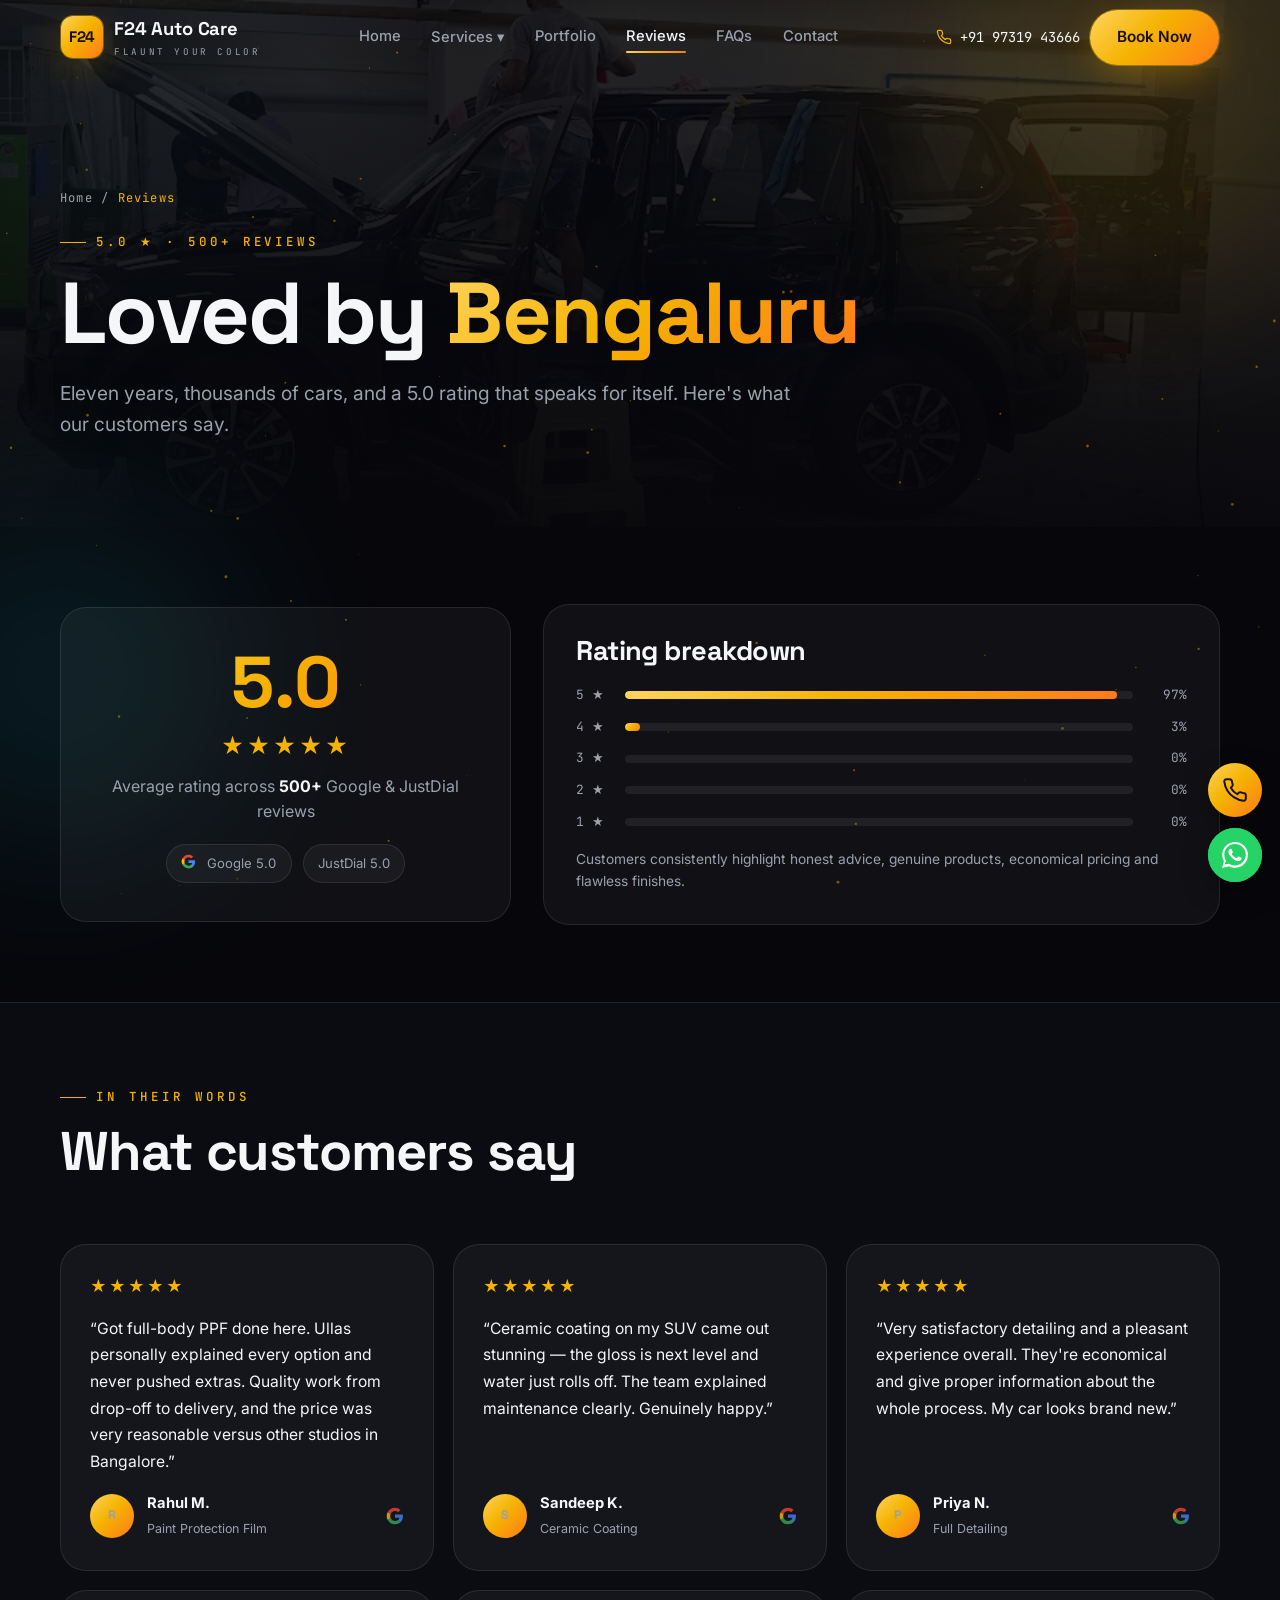
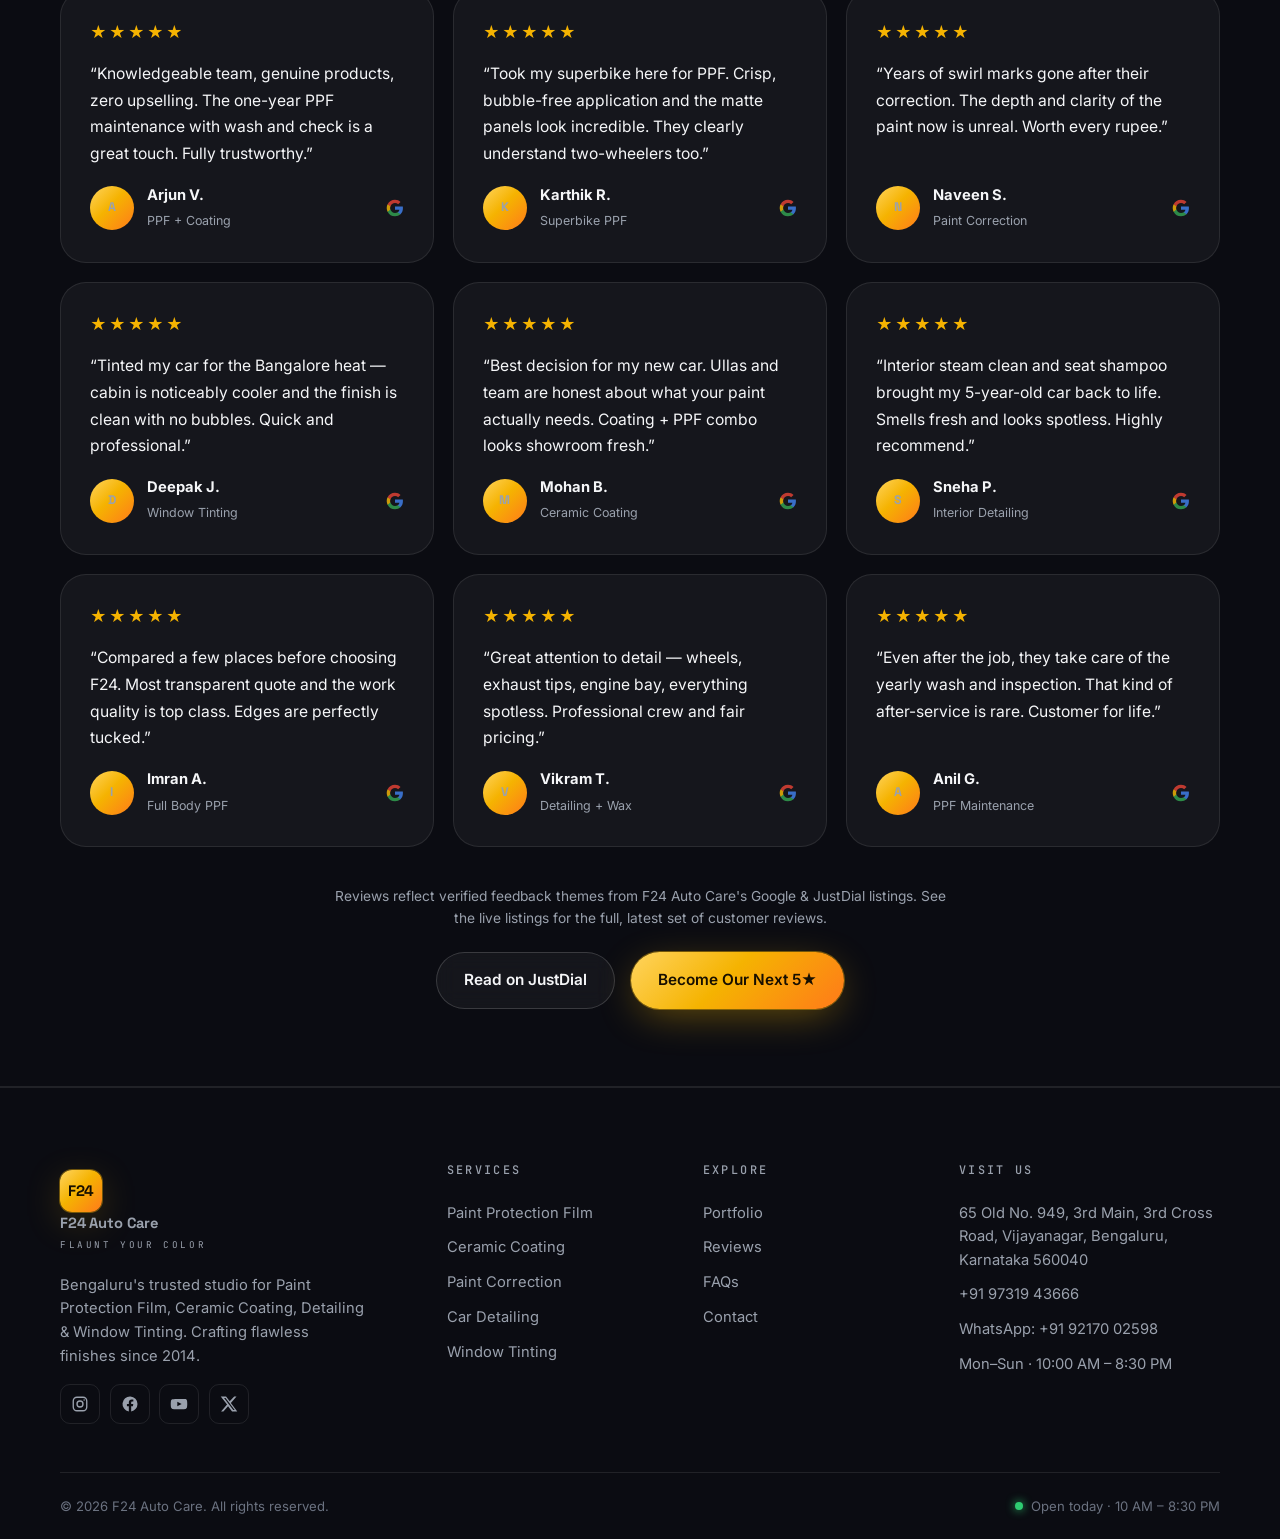
<file: reviews.html>
<!DOCTYPE html>
<html lang="en">
<head>
<meta charset="UTF-8">
<meta name="viewport" content="width=device-width, initial-scale=1">
<title>Reviews | Rated 5.0 by 500+ Customers | F24 Auto Care</title>
<meta name="description" content="F24 Auto Care is rated 5.0 from 500+ reviews on Google & JustDial. Read what Bengaluru drivers say about our PPF, ceramic coating and detailing work in Vijayanagar.">
<meta name="theme-color" content="#07070b">
<link rel="icon" type="image/svg+xml" href="assets/favicon.svg">
<meta property="og:title" content="Reviews | F24 Auto Care">
<meta property="og:image" content="assets/img/f24-31.jpg">
<link rel="preconnect" href="https://fonts.googleapis.com">
<link rel="preconnect" href="https://fonts.gstatic.com" crossorigin>
<link href="https://fonts.googleapis.com/css2?family=Space+Grotesk:wght@400;500;600;700&family=Sora:wght@600;700;800&family=Inter:wght@400;500;600&family=JetBrains+Mono:wght@400;500&display=swap" rel="stylesheet">
<link rel="stylesheet" href="assets/css/style.css">
</head>
<body>

<section class="phero">
  <div class="phero__bg"><img src="assets/img/f24-19.jpg" alt="Happy F24 customers"></div>
  <div class="container">
    <div class="crumbs reveal in"><a href="index.html">Home</a> / <span>Reviews</span></div>
    <span class="eyebrow reveal in">5.0 ★ · 500+ Reviews</span>
    <h1 class="h-display reveal in" style="max-width:16ch">Loved by <span class="text-grad">Bengaluru</span></h1>
    <p class="lead reveal in" style="margin:1.2rem 0 0">Eleven years, thousands of cars, and a 5.0 rating that speaks for itself. Here's what our customers say.</p>
  </div>
</section>

<!-- RATING SUMMARY -->
<section class="section section--tight">
  <div class="container">
    <div class="grid" style="grid-template-columns:.8fr 1.2fr;gap:2rem;align-items:center">
      <div class="card reveal" style="text-align:center;padding:2.4rem">
        <div style="font-family:var(--font-display);font-size:4.5rem;font-weight:700;line-height:1" class="text-grad"><span data-count="5" data-dec="1">0</span></div>
        <div class="stars" style="color:var(--gold);font-size:1.4rem;letter-spacing:3px;margin:.6rem 0">★★★★★</div>
        <p class="muted">Average rating across <strong style="color:var(--text)">500+</strong> Google &amp; JustDial reviews</p>
        <div class="badge-row" style="justify-content:center;margin-top:1.2rem">
          <span class="badge"><span class="gicon"></span> Google 5.0</span>
          <span class="badge">JustDial 5.0</span>
        </div>
      </div>
      <div class="card reveal d1" style="padding:2rem">
        <h3 style="margin-bottom:1.2rem">Rating breakdown</h3>
        <div class="rbar"><span>5 ★</span><i><b style="width:97%"></b></i><span>97%</span></div>
        <div class="rbar"><span>4 ★</span><i><b style="width:3%"></b></i><span>3%</span></div>
        <div class="rbar"><span>3 ★</span><i><b style="width:0%"></b></i><span>0%</span></div>
        <div class="rbar"><span>2 ★</span><i><b style="width:0%"></b></i><span>0%</span></div>
        <div class="rbar"><span>1 ★</span><i><b style="width:0%"></b></i><span>0%</span></div>
        <p class="muted" style="margin-top:1rem;font-size:.86rem">Customers consistently highlight honest advice, genuine products, economical pricing and flawless finishes.</p>
      </div>
    </div>
  </div>
</section>

<style>
.rbar{display:flex;align-items:center;gap:.9rem;margin-bottom:.7rem;font-family:var(--font-mono);font-size:.8rem;color:var(--muted)}
.rbar span:first-child{width:34px}.rbar span:last-child{width:40px;text-align:right}
.rbar i{flex:1;height:8px;border-radius:8px;background:var(--surface-2);overflow:hidden}
.rbar b{display:block;height:100%;background:var(--grad-gold);border-radius:8px}
</style>

<!-- REVIEWS GRID -->
<section class="section section--tight" style="background:var(--bg-2);border-block:1px solid var(--border)">
  <div class="container">
    <div class="section-head reveal" style="max-width:none"><span class="eyebrow">In Their Words</span><h2 class="title">What customers say</h2></div>
    <div class="grid grid-3" id="revGrid"></div>
    <p class="muted reveal" style="text-align:center;margin-top:2.4rem;font-size:.86rem;max-width:70ch;margin-inline:auto">Reviews reflect verified feedback themes from F24 Auto Care's Google &amp; JustDial listings. See the live listings for the full, latest set of customer reviews.</p>
    <div class="cta__btns reveal" style="margin-top:1.4rem">
      <a href="https://www.justdial.com/Bangalore/F24-Auto-Care-Vijayanagar/080PXX80-XX80-220315212201-R4W3_BZDET" target="_blank" rel="noopener" class="btn btn-ghost">Read on JustDial</a>
      <a id="waBtn" href="#" class="btn btn-primary">Become Our Next 5★</a>
    </div>
  </div>
</section>

<script src="assets/js/main.js"></script>
<script>
  var REV = [
    {n:"Rahul M.",s:"Paint Protection Film",t:"Got full-body PPF done here. Ullas personally explained every option and never pushed extras. Quality work from drop-off to delivery, and the price was very reasonable versus other studios in Bangalore."},
    {n:"Sandeep K.",s:"Ceramic Coating",t:"Ceramic coating on my SUV came out stunning — the gloss is next level and water just rolls off. The team explained maintenance clearly. Genuinely happy."},
    {n:"Priya N.",s:"Full Detailing",t:"Very satisfactory detailing and a pleasant experience overall. They're economical and give proper information about the whole process. My car looks brand new."},
    {n:"Arjun V.",s:"PPF + Coating",t:"Knowledgeable team, genuine products, zero upselling. The one-year PPF maintenance with wash and check is a great touch. Fully trustworthy."},
    {n:"Karthik R.",s:"Superbike PPF",t:"Took my superbike here for PPF. Crisp, bubble-free application and the matte panels look incredible. They clearly understand two-wheelers too."},
    {n:"Naveen S.",s:"Paint Correction",t:"Years of swirl marks gone after their correction. The depth and clarity of the paint now is unreal. Worth every rupee."},
    {n:"Deepak J.",s:"Window Tinting",t:"Tinted my car for the Bangalore heat — cabin is noticeably cooler and the finish is clean with no bubbles. Quick and professional."},
    {n:"Mohan B.",s:"Ceramic Coating",t:"Best decision for my new car. Ullas and team are honest about what your paint actually needs. Coating + PPF combo looks showroom fresh."},
    {n:"Sneha P.",s:"Interior Detailing",t:"Interior steam clean and seat shampoo brought my 5-year-old car back to life. Smells fresh and looks spotless. Highly recommend."},
    {n:"Imran A.",s:"Full Body PPF",t:"Compared a few places before choosing F24. Most transparent quote and the work quality is top class. Edges are perfectly tucked."},
    {n:"Vikram T.",s:"Detailing + Wax",t:"Great attention to detail — wheels, exhaust tips, engine bay, everything spotless. Professional crew and fair pricing."},
    {n:"Anil G.",s:"PPF Maintenance",t:"Even after the job, they take care of the yearly wash and inspection. That kind of after-service is rare. Customer for life."}
  ];
  document.getElementById("revGrid").innerHTML = REV.map(function(r,i){
    return '<div class="card review reveal '+(i%3==1?'d1':i%3==2?'d2':'')+'">'+
      '<div class="stars">★★★★★</div><p>“'+r.t+'”</p>'+
      '<div class="who"><span class="av">'+r.n.charAt(0)+'</span><div><b>'+r.n+'</b><span>'+r.s+'</span></div><span class="gicon" aria-hidden="true"></span></div></div>';
  }).join("");
  document.querySelectorAll('.gicon').forEach(function(g){g.innerHTML=F24ICONS.google;g.style.display="inline-flex";g.style.width="18px";g.style.height="18px";});
  document.querySelectorAll('#waBtn').forEach(function(a){a.href="https://wa.me/"+F24.wa+"?text="+encodeURIComponent("Hi F24! I just had work done and would love to share feedback.");a.target="_blank";a.rel="noopener";});
</script>
</body>
</html>
</file>
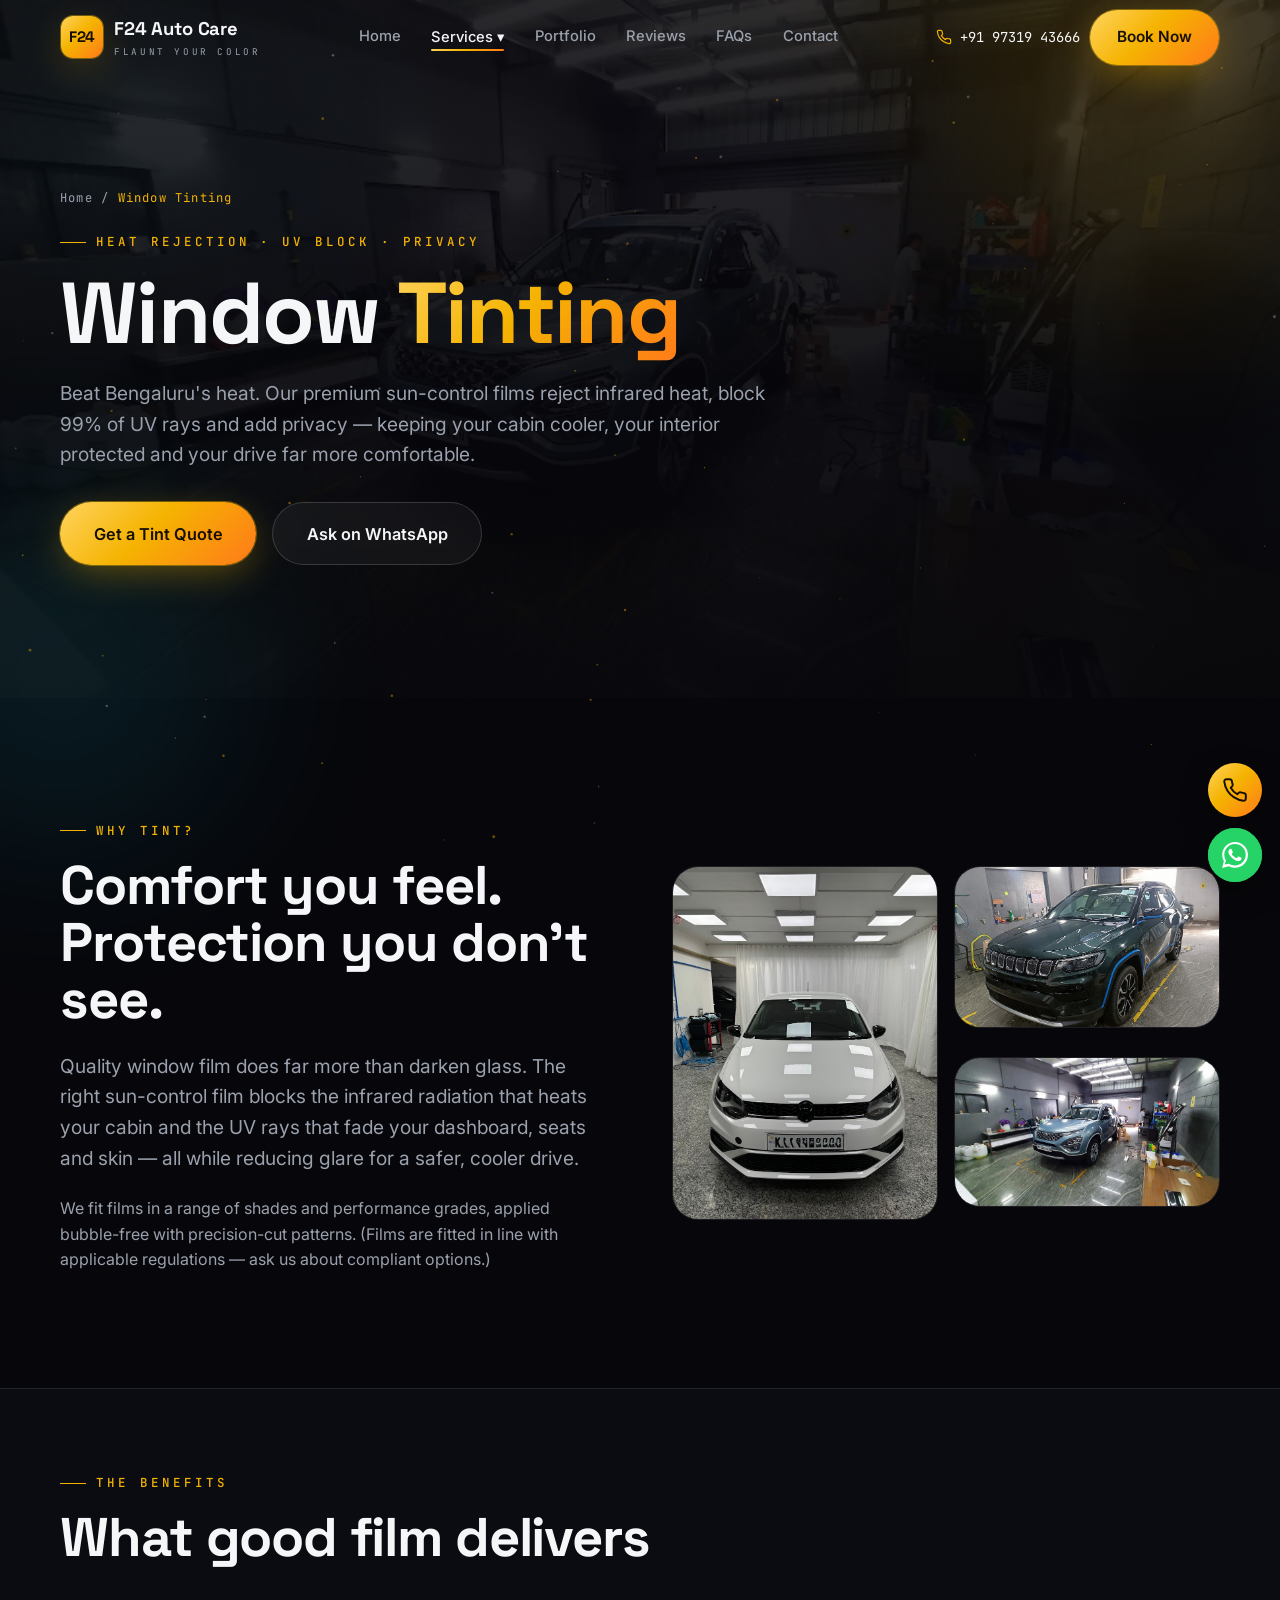
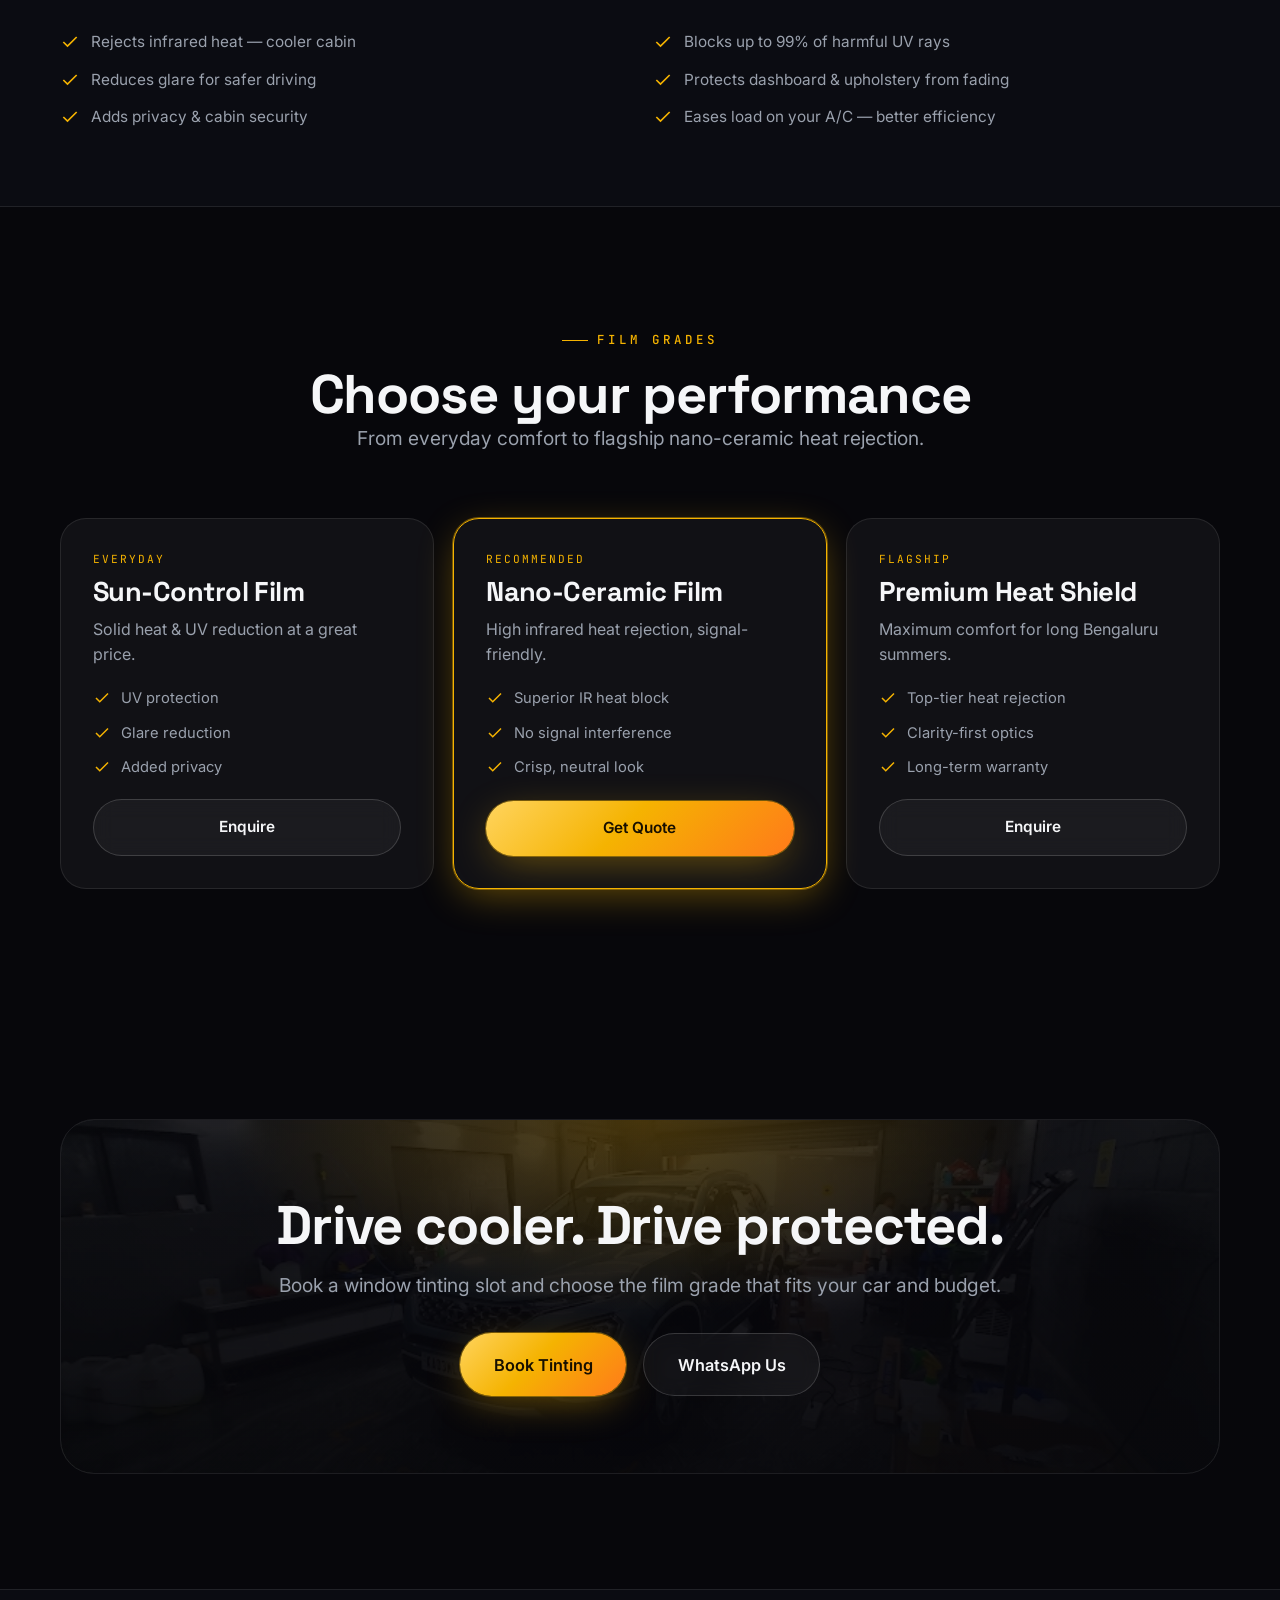
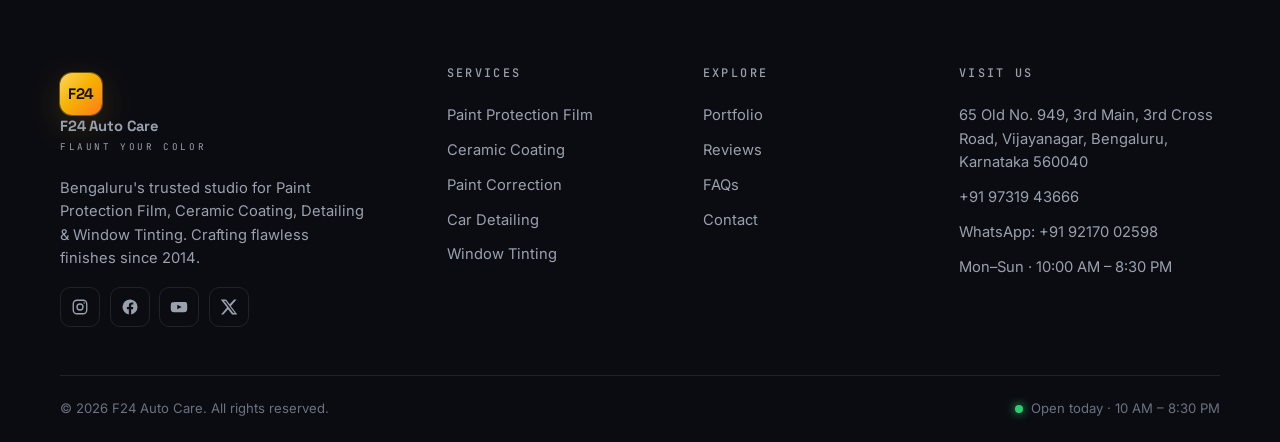
<file: window-tinting.html>
<!DOCTYPE html>
<html lang="en">
<head>
<meta charset="UTF-8">
<meta name="viewport" content="width=device-width, initial-scale=1">
<title>Window Tinting in Bengaluru | Heat & UV Film | F24 Auto Care</title>
<meta name="description" content="Premium automotive window tinting at F24 Auto Care, Vijayanagar Bengaluru. Heat-rejecting, UV-blocking sun-control films for a cooler cabin, privacy and protected interiors.">
<meta name="theme-color" content="#07070b">
<link rel="icon" type="image/svg+xml" href="assets/favicon.svg">
<meta property="og:title" content="Window Tinting | F24 Auto Care">
<meta property="og:image" content="assets/img/f24-22.jpg">
<link rel="preconnect" href="https://fonts.googleapis.com">
<link rel="preconnect" href="https://fonts.gstatic.com" crossorigin>
<link href="https://fonts.googleapis.com/css2?family=Space+Grotesk:wght@400;500;600;700&family=Sora:wght@600;700;800&family=Inter:wght@400;500;600&family=JetBrains+Mono:wght@400;500&display=swap" rel="stylesheet">
<link rel="stylesheet" href="assets/css/style.css">
</head>
<body>

<section class="phero">
  <div class="phero__bg"><img src="assets/img/f24-22.jpg" alt="Window tinting on SUV"></div>
  <div class="container">
    <div class="crumbs reveal in"><a href="index.html">Home</a> / <span>Window Tinting</span></div>
    <span class="eyebrow reveal in">Heat Rejection · UV Block · Privacy</span>
    <h1 class="h-display reveal in" style="max-width:14ch">Window <span class="text-grad">Tinting</span></h1>
    <p class="lead reveal in" style="margin:1.2rem 0 2rem">Beat Bengaluru's heat. Our premium sun-control films reject infrared heat, block 99% of UV rays and add privacy — keeping your cabin cooler, your interior protected and your drive far more comfortable.</p>
    <div class="hero__cta reveal in">
      <a href="contact.html" class="btn btn-primary btn-lg">Get a Tint Quote</a>
      <a id="waBtn" href="#" class="btn btn-ghost btn-lg">Ask on WhatsApp</a>
    </div>
  </div>
</section>

<section class="section">
  <div class="container">
    <div class="grid" style="grid-template-columns:1fr 1fr;gap:clamp(2rem,5vw,4rem);align-items:center">
      <div class="reveal">
        <span class="eyebrow">Why Tint?</span>
        <h2 class="title">Comfort you feel. Protection you don't see.</h2>
        <p class="lead" style="margin:1.4rem 0">Quality window film does far more than darken glass. The right sun-control film blocks the infrared radiation that heats your cabin and the UV rays that fade your dashboard, seats and skin — all while reducing glare for a safer, cooler drive.</p>
        <p class="muted">We fit films in a range of shades and performance grades, applied bubble-free with precision-cut patterns. (Films are fitted in line with applicable regulations — ask us about compliant options.)</p>
      </div>
      <div class="reveal d1" style="display:grid;grid-template-columns:1fr 1fr;gap:1rem">
        <img src="assets/img/f24-20.jpg" alt="Tinted car" style="border-radius:var(--r-lg);border:1px solid var(--border);grid-row:span 2;height:100%;object-fit:cover">
        <img src="assets/img/f24-18.jpg" alt="Tinted SUV" style="border-radius:var(--r-lg);border:1px solid var(--border)">
        <img src="assets/img/f24-22.jpg" alt="Window film detail" style="border-radius:var(--r-lg);border:1px solid var(--border)">
      </div>
    </div>
  </div>
</section>

<section class="section section--tight" style="background:var(--bg-2);border-block:1px solid var(--border)">
  <div class="container">
    <div class="section-head reveal"><span class="eyebrow">The Benefits</span><h2 class="title">What good film delivers</h2></div>
    <ul class="checks reveal d1">
      <li><svg viewBox="0 0 24 24" fill="none" stroke="currentColor" stroke-width="2"><path d="M20 6 9 17l-5-5"/></svg> Rejects infrared heat — cooler cabin</li>
      <li><svg viewBox="0 0 24 24" fill="none" stroke="currentColor" stroke-width="2"><path d="M20 6 9 17l-5-5"/></svg> Blocks up to 99% of harmful UV rays</li>
      <li><svg viewBox="0 0 24 24" fill="none" stroke="currentColor" stroke-width="2"><path d="M20 6 9 17l-5-5"/></svg> Reduces glare for safer driving</li>
      <li><svg viewBox="0 0 24 24" fill="none" stroke="currentColor" stroke-width="2"><path d="M20 6 9 17l-5-5"/></svg> Protects dashboard &amp; upholstery from fading</li>
      <li><svg viewBox="0 0 24 24" fill="none" stroke="currentColor" stroke-width="2"><path d="M20 6 9 17l-5-5"/></svg> Adds privacy &amp; cabin security</li>
      <li><svg viewBox="0 0 24 24" fill="none" stroke="currentColor" stroke-width="2"><path d="M20 6 9 17l-5-5"/></svg> Eases load on your A/C — better efficiency</li>
    </ul>
  </div>
</section>

<section class="section">
  <div class="container">
    <div class="section-head center reveal"><span class="eyebrow">Film Grades</span><h2 class="title">Choose your performance</h2><p class="lead" style="margin-inline:auto">From everyday comfort to flagship nano-ceramic heat rejection.</p></div>
    <div class="grid grid-3">
      <div class="card pkg reveal"><div class="card__glow"></div><div class="pkg__tag">Everyday</div><h3>Sun-Control Film</h3><p class="muted">Solid heat &amp; UV reduction at a great price.</p><ul><li><svg viewBox="0 0 24 24" fill="none" stroke="currentColor" stroke-width="2"><path d="M20 6 9 17l-5-5"/></svg> UV protection</li><li><svg viewBox="0 0 24 24" fill="none" stroke="currentColor" stroke-width="2"><path d="M20 6 9 17l-5-5"/></svg> Glare reduction</li><li><svg viewBox="0 0 24 24" fill="none" stroke="currentColor" stroke-width="2"><path d="M20 6 9 17l-5-5"/></svg> Added privacy</li></ul><a href="contact.html" class="btn btn-ghost btn-block">Enquire</a></div>
      <div class="card pkg feat reveal d1"><div class="card__glow"></div><div class="pkg__tag">Recommended</div><h3>Nano-Ceramic Film</h3><p class="muted">High infrared heat rejection, signal-friendly.</p><ul><li><svg viewBox="0 0 24 24" fill="none" stroke="currentColor" stroke-width="2"><path d="M20 6 9 17l-5-5"/></svg> Superior IR heat block</li><li><svg viewBox="0 0 24 24" fill="none" stroke="currentColor" stroke-width="2"><path d="M20 6 9 17l-5-5"/></svg> No signal interference</li><li><svg viewBox="0 0 24 24" fill="none" stroke="currentColor" stroke-width="2"><path d="M20 6 9 17l-5-5"/></svg> Crisp, neutral look</li></ul><a href="contact.html" class="btn btn-primary btn-block">Get Quote</a></div>
      <div class="card pkg reveal d2"><div class="card__glow"></div><div class="pkg__tag">Flagship</div><h3>Premium Heat Shield</h3><p class="muted">Maximum comfort for long Bengaluru summers.</p><ul><li><svg viewBox="0 0 24 24" fill="none" stroke="currentColor" stroke-width="2"><path d="M20 6 9 17l-5-5"/></svg> Top-tier heat rejection</li><li><svg viewBox="0 0 24 24" fill="none" stroke="currentColor" stroke-width="2"><path d="M20 6 9 17l-5-5"/></svg> Clarity-first optics</li><li><svg viewBox="0 0 24 24" fill="none" stroke="currentColor" stroke-width="2"><path d="M20 6 9 17l-5-5"/></svg> Long-term warranty</li></ul><a href="contact.html" class="btn btn-ghost btn-block">Enquire</a></div>
    </div>
  </div>
</section>

<section class="section">
  <div class="container"><div class="cta reveal"><img src="assets/img/f24-22.jpg" alt="">
    <h2 class="title">Drive cooler. Drive protected.</h2>
    <p class="lead">Book a window tinting slot and choose the film grade that fits your car and budget.</p>
    <div class="cta__btns"><a href="contact.html" class="btn btn-primary btn-lg">Book Tinting</a><a id="waBtn2" href="#" class="btn btn-ghost btn-lg">WhatsApp Us</a></div>
  </div></div>
</section>

<script src="assets/js/main.js"></script>
<script>document.querySelectorAll('#waBtn,#waBtn2').forEach(function(a){a.href="https://wa.me/"+F24.wa+"?text="+encodeURIComponent("Hi F24! I'd like a quote for window tinting.");a.target="_blank";a.rel="noopener";});</script>
</body>
</html>
</file>
<file: assets/css/style.css>
/* ============================================================
   F24 AUTO CARE — Futuristic Premium Design System
   Fonts: Space Grotesk / Sora (display), Inter (body),
          JetBrains Mono (labels)
   Palette: near-black + gold/amber accent + electric cyan tech
   ============================================================ */

/* ---------- Tokens ---------- */
:root{
  --bg:#07070b;
  --bg-2:#0b0c12;
  --bg-3:#10121b;
  --surface:rgba(255,255,255,.045);
  --surface-2:rgba(255,255,255,.07);
  --border:rgba(255,255,255,.09);
  --border-strong:rgba(255,255,255,.16);

  --gold:#F5B301;
  --gold-2:#FFD45E;
  --orange:#FF7A1A;
  --cyan:#19E3FF;
  --grad-gold:linear-gradient(135deg,#FFD45E 0%,#F5B301 45%,#FF7A1A 100%);
  --grad-tech:linear-gradient(135deg,#19E3FF 0%,#5A8BFF 100%);

  --text:#F5F6F8;
  --muted:#9aa1ad;
  --muted-2:#6b7280;

  --r-sm:12px; --r:18px; --r-lg:26px; --r-xl:34px;
  --shadow:0 24px 60px -20px rgba(0,0,0,.7);
  --glow-gold:0 0 0 1px rgba(245,179,1,.4),0 10px 40px -8px rgba(245,179,1,.45);
  --maxw:1240px;
  --nav-h:74px;
  --ease:cubic-bezier(.16,1,.3,1);

  --font-display:"Space Grotesk","Sora",system-ui,sans-serif;
  --font-body:"Inter",system-ui,sans-serif;
  --font-mono:"JetBrains Mono",ui-monospace,monospace;
}

/* ---------- Reset ---------- */
*,*::before,*::after{box-sizing:border-box;margin:0;padding:0}
html{scroll-behavior:smooth;-webkit-text-size-adjust:100%}
@media (prefers-reduced-motion:reduce){html{scroll-behavior:auto}}
body{
  font-family:var(--font-body);
  background:var(--bg);
  color:var(--text);
  line-height:1.6;
  overflow-x:hidden;
  -webkit-font-smoothing:antialiased;
  text-rendering:optimizeLegibility;
}
img{display:block;max-width:100%;height:auto}
a{color:inherit;text-decoration:none}
button{font-family:inherit;cursor:pointer;border:none;background:none;color:inherit}
ul{list-style:none}
::selection{background:var(--gold);color:#1a1300}

/* ---------- Background ambience ---------- */
.bg-fx{position:fixed;inset:0;z-index:-2;overflow:hidden;pointer-events:none}
.bg-fx::before{ /* grid */
  content:"";position:absolute;inset:-2px;
  background-image:linear-gradient(rgba(255,255,255,.025) 1px,transparent 1px),
                   linear-gradient(90deg,rgba(255,255,255,.025) 1px,transparent 1px);
  background-size:64px 64px;
  mask-image:radial-gradient(ellipse 90% 70% at 50% 0%,#000 30%,transparent 80%);
}
.bg-fx::after{ /* base radial glows */
  content:"";position:absolute;inset:0;
  background:
    radial-gradient(60% 50% at 80% -5%,rgba(245,179,1,.16),transparent 60%),
    radial-gradient(50% 45% at 8% 18%,rgba(25,227,255,.10),transparent 60%);
}
.orb{position:fixed;border-radius:50%;filter:blur(90px);opacity:.5;z-index:-1;pointer-events:none;animation:float 16s var(--ease) infinite}
.orb.o1{width:420px;height:420px;background:rgba(245,179,1,.25);top:-120px;right:-80px}
.orb.o2{width:360px;height:360px;background:rgba(25,227,255,.18);bottom:5%;left:-120px;animation-delay:-6s}
@keyframes float{0%,100%{transform:translate(0,0)}50%{transform:translate(-30px,40px)}}
#starfield{position:fixed;inset:0;z-index:-1;pointer-events:none;opacity:.6}

/* ---------- Layout ---------- */
.container{width:100%;max-width:var(--maxw);margin-inline:auto;padding-inline:clamp(18px,4vw,40px)}
.section{padding-block:clamp(64px,9vw,128px);position:relative}
.section--tight{padding-block:clamp(48px,6vw,80px)}

/* ---------- Type ---------- */
h1,h2,h3,h4{font-family:var(--font-display);font-weight:700;line-height:1.05;letter-spacing:-.02em}
.h-display{font-size:clamp(2.6rem,7vw,5.4rem)}
h2.title{font-size:clamp(2rem,4.6vw,3.4rem)}
h3{font-size:clamp(1.3rem,2.4vw,1.7rem)}
.lead{font-size:clamp(1.02rem,1.5vw,1.22rem);color:var(--muted);max-width:62ch}
.eyebrow{
  font-family:var(--font-mono);font-size:.78rem;letter-spacing:.32em;text-transform:uppercase;
  color:var(--gold);display:inline-flex;align-items:center;gap:.6rem;margin-bottom:1rem;font-weight:500;
}
.eyebrow::before{content:"";width:26px;height:1px;background:var(--gold);display:inline-block}
.text-grad{background:var(--grad-gold);-webkit-background-clip:text;background-clip:text;color:transparent}
.muted{color:var(--muted)}
.section-head{max-width:760px;margin-bottom:clamp(36px,5vw,64px)}
.section-head.center{margin-inline:auto;text-align:center}
.section-head.center .eyebrow{justify-content:center}

/* ---------- Buttons ---------- */
.btn{
  position:relative;display:inline-flex;align-items:center;justify-content:center;gap:.6rem;
  padding:.95rem 1.7rem;border-radius:100px;font-weight:600;font-size:.96rem;
  transition:transform .35s var(--ease),box-shadow .35s var(--ease),background .3s;
  white-space:nowrap;will-change:transform;
}
.btn svg{width:18px;height:18px}
.btn-primary{background:var(--grad-gold);color:#170f00;box-shadow:var(--glow-gold)}
.btn-primary:hover{transform:translateY(-3px);box-shadow:0 0 0 1px rgba(245,179,1,.5),0 18px 48px -10px rgba(245,179,1,.6)}
.btn-ghost{background:var(--surface);color:var(--text);border:1px solid var(--border-strong);backdrop-filter:blur(10px)}
.btn-ghost:hover{transform:translateY(-3px);border-color:var(--gold);color:var(--gold)}
.btn-lg{padding:1.1rem 2.1rem;font-size:1.02rem}
.btn-block{width:100%}

/* ---------- Cards / glass ---------- */
.glass{
  background:var(--surface);border:1px solid var(--border);border-radius:var(--r-lg);
  backdrop-filter:blur(20px);-webkit-backdrop-filter:blur(20px);
}
.card{
  position:relative;background:var(--surface);border:1px solid var(--border);
  border-radius:var(--r-lg);padding:1.7rem;overflow:hidden;
  transition:transform .5s var(--ease),border-color .4s,background .4s;
}
.card:hover{transform:translateY(-6px);border-color:var(--border-strong);background:var(--surface-2)}
.card__glow{position:absolute;inset:0;opacity:0;transition:opacity .5s;pointer-events:none;
  background:radial-gradient(400px 200px at var(--mx,50%) var(--my,0%),rgba(245,179,1,.14),transparent 70%)}
.card:hover .card__glow{opacity:1}

/* ============================================================
   NAVBAR
   ============================================================ */
.nav{
  position:fixed;top:0;left:0;right:0;z-index:1000;height:var(--nav-h);
  display:flex;align-items:center;
  transition:all .5s var(--ease);
}
.nav__inner{
  width:100%;max-width:var(--maxw);margin-inline:auto;padding:.5rem clamp(18px,4vw,40px);
  display:flex;align-items:center;justify-content:space-between;gap:1rem;
  border:1px solid transparent;border-radius:100px;transition:all .5s var(--ease);
}
.nav.scrolled{height:64px}
.nav.scrolled .nav__inner{
  max-width:1080px;background:rgba(10,11,16,.72);backdrop-filter:blur(22px);-webkit-backdrop-filter:blur(22px);
  border-color:var(--border);box-shadow:0 10px 40px -18px rgba(0,0,0,.8);
  margin-top:8px;
}
.brand{display:flex;align-items:center;gap:.7rem;font-family:var(--font-display);font-weight:700;font-size:1.15rem;letter-spacing:-.01em}
.brand__mark{
  width:42px;height:42px;border-radius:12px;display:grid;place-items:center;flex:none;
  background:var(--grad-gold);color:#160f00;font-weight:800;font-size:.95rem;letter-spacing:-.04em;
  box-shadow:var(--glow-gold);font-family:var(--font-display);
}
.brand small{display:block;font-family:var(--font-mono);font-size:.58rem;letter-spacing:.28em;color:var(--muted);font-weight:400;margin-top:2px}
.nav__links{display:flex;align-items:center;gap:.2rem}
.nav__links a{
  position:relative;padding:.55rem .85rem;font-size:.92rem;color:var(--muted);border-radius:10px;
  transition:color .3s;font-weight:500;
}
.nav__links a:hover,.nav__links a.active{color:var(--text)}
.nav__links a.active::after{
  content:"";position:absolute;left:.85rem;right:.85rem;bottom:.28rem;height:2px;border-radius:2px;background:var(--grad-gold);
}
.nav__cta{display:flex;align-items:center;gap:.6rem}
.nav__phone{display:flex;align-items:center;gap:.5rem;font-family:var(--font-mono);font-size:.86rem;color:var(--text)}
.nav__phone svg{width:16px;height:16px;color:var(--gold)}

/* dropdown */
.has-drop{position:relative}
.drop{
  position:absolute;top:calc(100% + 10px);left:50%;transform:translateX(-50%) translateY(8px);
  min-width:230px;padding:.5rem;background:rgba(13,14,20,.96);border:1px solid var(--border);
  border-radius:16px;backdrop-filter:blur(20px);box-shadow:var(--shadow);
  opacity:0;visibility:hidden;transition:all .3s var(--ease);
}
.has-drop:hover .drop{opacity:1;visibility:visible;transform:translateX(-50%) translateY(0)}
.drop a{display:block;padding:.6rem .8rem;border-radius:10px;font-size:.9rem;color:var(--muted)}
.drop a:hover{background:var(--surface);color:var(--gold)}
.drop a.active::after{display:none}

/* hamburger */
.burger{display:none;width:46px;height:46px;border-radius:12px;border:1px solid var(--border);background:var(--surface);place-items:center}
.burger span{display:block;width:20px;height:2px;background:var(--text);position:relative;transition:.3s}
.burger span::before,.burger span::after{content:"";position:absolute;left:0;width:20px;height:2px;background:var(--text);transition:.3s}
.burger span::before{top:-6px}.burger span::after{top:6px}
.burger.open span{background:transparent}
.burger.open span::before{top:0;transform:rotate(45deg)}
.burger.open span::after{top:0;transform:rotate(-45deg)}

/* mobile drawer */
.mobile-menu{
  position:fixed;inset:0;z-index:999;background:rgba(7,7,11,.98);backdrop-filter:blur(10px);
  display:flex;flex-direction:column;justify-content:center;gap:.3rem;padding:6rem 2rem 2rem;
  transform:translateY(-100%);transition:transform .55s var(--ease);overflow-y:auto;
}
.mobile-menu.open{transform:translateY(0)}
.mobile-menu a{font-family:var(--font-display);font-size:1.5rem;font-weight:600;padding:.6rem 0;color:var(--muted);border-bottom:1px solid var(--border);transition:color .3s}
.mobile-menu a:hover,.mobile-menu a.active{color:var(--gold)}
.mobile-menu .mm-sub{font-size:1rem;padding-left:1rem;color:var(--muted-2)}
.mobile-menu .mm-cta{margin-top:1.5rem;display:flex;flex-direction:column;gap:.7rem}
.mobile-menu .mm-cta .btn{width:100%}

/* ============================================================
   LOADER
   ============================================================ */
#loader{
  position:fixed;inset:0;z-index:5000;background:var(--bg);
  display:flex;flex-direction:column;align-items:center;justify-content:center;gap:1.6rem;
  transition:opacity .7s var(--ease),visibility .7s;
}
#loader.done{opacity:0;visibility:hidden}
.loader__mark{
  font-family:var(--font-display);font-weight:800;font-size:2.6rem;letter-spacing:-.04em;
  background:var(--grad-gold);-webkit-background-clip:text;background-clip:text;color:transparent;
  animation:pulse 1.6s ease-in-out infinite;
}
@keyframes pulse{0%,100%{opacity:.5;transform:scale(.97)}50%{opacity:1;transform:scale(1)}}
.loader__bar{width:200px;height:3px;background:var(--surface-2);border-radius:3px;overflow:hidden}
.loader__bar i{display:block;height:100%;width:40%;background:var(--grad-gold);border-radius:3px;animation:load 1.1s var(--ease) infinite}
@keyframes load{0%{transform:translateX(-120%)}100%{transform:translateX(360%)}}
.loader__txt{font-family:var(--font-mono);font-size:.72rem;letter-spacing:.3em;color:var(--muted);text-transform:uppercase}

/* scroll progress */
#progress{position:fixed;top:0;left:0;height:3px;width:0;background:var(--grad-gold);z-index:1100;box-shadow:0 0 12px rgba(245,179,1,.6)}

/* ============================================================
   HERO
   ============================================================ */
.hero{position:relative;min-height:100vh;min-height:100dvh;display:flex;align-items:center;padding-top:var(--nav-h);overflow:hidden}
.hero__media{position:absolute;inset:0;z-index:-1}
.hero__media img{width:100%;height:100%;object-fit:cover;opacity:.55;animation:slowzoom 18s ease-in-out infinite alternate}
@keyframes slowzoom{from{transform:scale(1.04)}to{transform:scale(1.14)}}
.hero__media::after{content:"";position:absolute;inset:0;
  background:linear-gradient(180deg,rgba(7,7,11,.55) 0%,rgba(7,7,11,.4) 40%,rgba(7,7,11,.92) 92%),
             linear-gradient(90deg,rgba(7,7,11,.85),transparent 60%)}
.hero__inner{position:relative;width:100%}
.hero h1{margin:.4rem 0 1.4rem;max-width:16ch}
.hero .lead{margin-bottom:2.2rem}
.hero__cta{display:flex;flex-wrap:wrap;gap:1rem;margin-bottom:2.8rem}
.hero__stats{display:flex;flex-wrap:wrap;gap:clamp(1.5rem,4vw,3.4rem)}
.hstat .n{font-family:var(--font-display);font-size:clamp(1.7rem,3.4vw,2.6rem);font-weight:700;line-height:1}
.hstat .l{font-family:var(--font-mono);font-size:.72rem;letter-spacing:.16em;text-transform:uppercase;color:var(--muted);margin-top:.4rem}
.scroll-hint{position:absolute;bottom:26px;left:50%;transform:translateX(-50%);display:flex;flex-direction:column;align-items:center;gap:.5rem;font-family:var(--font-mono);font-size:.62rem;letter-spacing:.3em;color:var(--muted);text-transform:uppercase}
.scroll-hint i{width:22px;height:36px;border:1.5px solid var(--border-strong);border-radius:14px;position:relative}
.scroll-hint i::after{content:"";position:absolute;top:6px;left:50%;transform:translateX(-50%);width:3px;height:7px;background:var(--gold);border-radius:3px;animation:wheel 1.6s var(--ease) infinite}
@keyframes wheel{0%{opacity:0;top:6px}40%{opacity:1}100%{opacity:0;top:18px}}

/* trust badges row */
.badge-row{display:flex;flex-wrap:wrap;gap:.7rem;margin-top:1.4rem}
.badge{display:inline-flex;align-items:center;gap:.5rem;padding:.5rem .9rem;border-radius:100px;background:var(--surface);border:1px solid var(--border);font-size:.82rem;color:var(--muted)}
.badge svg{width:15px;height:15px;color:var(--gold)}

/* ============================================================
   MARQUEE
   ============================================================ */
.marquee{border-block:1px solid var(--border);padding-block:1.1rem;overflow:hidden;background:var(--bg-2);position:relative}
.marquee__track{display:flex;gap:3rem;width:max-content;animation:scrollx 28s linear infinite}
.marquee:hover .marquee__track{animation-play-state:paused}
.marquee span{font-family:var(--font-display);font-weight:600;font-size:1.05rem;color:var(--muted);display:inline-flex;align-items:center;gap:3rem;white-space:nowrap}
.marquee span b{color:var(--gold)}
@keyframes scrollx{to{transform:translateX(-50%)}}

/* ============================================================
   FEATURE / WHY GRID
   ============================================================ */
.grid{display:grid;gap:1.2rem}
.grid-2{grid-template-columns:repeat(2,1fr)}
.grid-3{grid-template-columns:repeat(3,1fr)}
.grid-4{grid-template-columns:repeat(4,1fr)}
.feature__icon{width:54px;height:54px;border-radius:14px;display:grid;place-items:center;margin-bottom:1.1rem;
  background:var(--surface-2);border:1px solid var(--border);color:var(--gold)}
.feature__icon svg{width:26px;height:26px}
.feature h3{margin-bottom:.5rem}
.feature p{color:var(--muted);font-size:.95rem}

/* service card with image */
.svc{position:relative;border-radius:var(--r-lg);overflow:hidden;min-height:340px;display:flex;align-items:flex-end;
  border:1px solid var(--border);isolation:isolate}
.svc img{position:absolute;inset:0;width:100%;height:100%;object-fit:cover;z-index:-2;transition:transform .8s var(--ease)}
.svc::after{content:"";position:absolute;inset:0;z-index:-1;background:linear-gradient(180deg,transparent 25%,rgba(7,7,11,.55) 60%,rgba(7,7,11,.96) 100%)}
.svc:hover img{transform:scale(1.08)}
.svc__body{padding:1.7rem;width:100%}
.svc__num{font-family:var(--font-mono);font-size:.74rem;letter-spacing:.2em;color:var(--gold)}
.svc h3{margin:.5rem 0 .5rem}
.svc p{color:var(--muted);font-size:.92rem;margin-bottom:1rem}
.svc__link{display:inline-flex;align-items:center;gap:.5rem;font-size:.88rem;font-weight:600;color:var(--gold)}
.svc__link svg{width:16px;height:16px;transition:transform .3s}
.svc:hover .svc__link svg{transform:translateX(4px)}

/* ============================================================
   STATS BAND
   ============================================================ */
.stats-band{display:grid;grid-template-columns:repeat(4,1fr);gap:1px;background:var(--border);border:1px solid var(--border);border-radius:var(--r-lg);overflow:hidden}
.stat-cell{background:var(--bg-2);padding:clamp(1.6rem,3vw,2.4rem);text-align:center}
.stat-cell .n{font-family:var(--font-display);font-weight:700;font-size:clamp(2rem,4.4vw,3.2rem);line-height:1;background:var(--grad-gold);-webkit-background-clip:text;background-clip:text;color:transparent}
.stat-cell .l{font-family:var(--font-mono);font-size:.72rem;letter-spacing:.16em;text-transform:uppercase;color:var(--muted);margin-top:.6rem}

/* ============================================================
   BEFORE / AFTER SLIDER
   ============================================================ */
.ba{position:relative;border-radius:var(--r-lg);overflow:hidden;aspect-ratio:16/10;user-select:none;border:1px solid var(--border);touch-action:pan-y}
.ba img{position:absolute;inset:0;width:100%;height:100%;object-fit:cover;pointer-events:none}
.ba__after{clip-path:inset(0 0 0 50%)}
.ba__handle{position:absolute;top:0;bottom:0;left:50%;width:3px;background:var(--gold);transform:translateX(-50%);box-shadow:0 0 18px rgba(245,179,1,.7);z-index:3}
.ba__grip{position:absolute;top:50%;left:50%;transform:translate(-50%,-50%);width:46px;height:46px;border-radius:50%;background:var(--grad-gold);display:grid;place-items:center;color:#160f00;box-shadow:var(--glow-gold)}
.ba__grip svg{width:22px;height:22px}
.ba__tag{position:absolute;top:14px;padding:.35rem .8rem;border-radius:100px;font-family:var(--font-mono);font-size:.68rem;letter-spacing:.18em;text-transform:uppercase;backdrop-filter:blur(8px);z-index:2}
.ba__tag.b{left:14px;background:rgba(0,0,0,.55);color:#fff}
.ba__tag.a{right:14px;background:var(--gold);color:#160f00}

/* ============================================================
   PORTFOLIO GALLERY
   ============================================================ */
.filters{display:flex;flex-wrap:wrap;gap:.6rem;margin-bottom:2.2rem}
.filter{padding:.6rem 1.2rem;border-radius:100px;border:1px solid var(--border);background:var(--surface);font-size:.88rem;color:var(--muted);font-weight:500;transition:all .3s}
.filter:hover{color:var(--text);border-color:var(--border-strong)}
.filter.active{background:var(--grad-gold);color:#160f00;border-color:transparent;font-weight:600}
.gallery{columns:3;column-gap:1rem}
.gallery .shot{break-inside:avoid;margin-bottom:1rem;border-radius:var(--r);overflow:hidden;position:relative;cursor:pointer;border:1px solid var(--border)}
.gallery .shot img{width:100%;transition:transform .7s var(--ease);transform-origin:center}
.gallery .shot:hover img{transform:scale(1.07)}
.gallery .shot::after{content:"";position:absolute;inset:0;background:linear-gradient(180deg,transparent 55%,rgba(7,7,11,.8));opacity:0;transition:opacity .4s}
.gallery .shot:hover::after{opacity:1}
.gallery .shot .cap{position:absolute;left:14px;bottom:12px;z-index:2;opacity:0;transform:translateY(8px);transition:.4s;font-size:.84rem;font-weight:600}
.gallery .shot .cap b{display:block;font-family:var(--font-mono);font-size:.64rem;letter-spacing:.16em;color:var(--gold);text-transform:uppercase;font-weight:500}
.gallery .shot:hover .cap{opacity:1;transform:translateY(0)}
.gallery .shot.hide{display:none}

/* simple strip gallery (home preview) */
.strip{display:grid;grid-template-columns:repeat(4,1fr);gap:1rem}
.strip .shot{border-radius:var(--r);overflow:hidden;aspect-ratio:4/5;position:relative;cursor:pointer;border:1px solid var(--border)}
.strip .shot img{width:100%;height:100%;object-fit:cover;transition:transform .7s var(--ease)}
.strip .shot:hover img{transform:scale(1.08)}

/* lightbox */
#lightbox{position:fixed;inset:0;z-index:3000;background:rgba(5,5,8,.95);display:none;align-items:center;justify-content:center;padding:4vw;backdrop-filter:blur(6px)}
#lightbox.open{display:flex}
#lightbox img{max-width:92vw;max-height:86vh;border-radius:14px;box-shadow:var(--shadow)}
#lightbox .lb-close,#lightbox .lb-nav{position:absolute;background:var(--surface);border:1px solid var(--border-strong);border-radius:50%;width:52px;height:52px;display:grid;place-items:center;color:#fff;transition:.3s}
#lightbox .lb-close:hover,#lightbox .lb-nav:hover{background:var(--gold);color:#160f00}
#lightbox .lb-close{top:24px;right:24px}
#lightbox .lb-nav.prev{left:24px;top:50%;transform:translateY(-50%)}
#lightbox .lb-nav.next{right:24px;top:50%;transform:translateY(-50%)}
#lightbox svg{width:22px;height:22px}

/* ============================================================
   REVIEWS
   ============================================================ */
.review{padding:1.8rem;display:flex;flex-direction:column;gap:1rem;height:100%}
.review .stars{color:var(--gold);letter-spacing:2px;font-size:1rem}
.review p{color:var(--text);font-size:.98rem;line-height:1.7}
.review .who{display:flex;align-items:center;gap:.8rem;margin-top:auto}
.review .av{width:44px;height:44px;border-radius:50%;display:grid;place-items:center;font-weight:700;font-family:var(--font-display);background:var(--grad-gold);color:#160f00;flex:none}
.review .who b{display:block;font-size:.92rem}
.review .who span{font-size:.78rem;color:var(--muted)}
.review .gicon{margin-left:auto;width:22px;height:22px;opacity:.8;flex:none}

.reviews-track{display:flex;gap:1.2rem;overflow-x:auto;scroll-snap-type:x mandatory;padding-bottom:1rem;-webkit-overflow-scrolling:touch}
.reviews-track::-webkit-scrollbar{height:6px}
.reviews-track::-webkit-scrollbar-thumb{background:var(--border-strong);border-radius:6px}
.reviews-track .card{flex:0 0 min(380px,82vw);scroll-snap-align:start}

/* ============================================================
   FAQ
   ============================================================ */
.faq{border:1px solid var(--border);border-radius:var(--r);margin-bottom:.8rem;overflow:hidden;background:var(--surface);transition:border-color .3s}
.faq.open{border-color:var(--border-strong)}
.faq__q{width:100%;display:flex;align-items:center;justify-content:space-between;gap:1rem;padding:1.25rem 1.4rem;text-align:left;font-family:var(--font-display);font-weight:600;font-size:1.04rem}
.faq__q .ic{width:30px;height:30px;border-radius:50%;border:1px solid var(--border-strong);display:grid;place-items:center;flex:none;transition:.4s var(--ease);color:var(--gold)}
.faq.open .faq__q .ic{transform:rotate(45deg);background:var(--gold);color:#160f00;border-color:transparent}
.faq__a{max-height:0;overflow:hidden;transition:max-height .5s var(--ease)}
.faq__a p{padding:0 1.4rem 1.3rem;color:var(--muted)}

/* ============================================================
   CTA BANNER
   ============================================================ */
.cta{position:relative;border-radius:var(--r-xl);overflow:hidden;padding:clamp(2.6rem,6vw,5rem);text-align:center;border:1px solid var(--border)}
.cta img{position:absolute;inset:0;width:100%;height:100%;object-fit:cover;z-index:-2;opacity:.4}
.cta::after{content:"";position:absolute;inset:0;z-index:-1;background:radial-gradient(60% 90% at 50% 0%,rgba(245,179,1,.25),transparent 60%),linear-gradient(180deg,rgba(7,7,11,.75),rgba(7,7,11,.92))}
.cta h2{margin-bottom:1rem}
.cta .lead{margin:0 auto 2rem}
.cta__btns{display:flex;flex-wrap:wrap;gap:1rem;justify-content:center}

/* ============================================================
   CONTACT
   ============================================================ */
.contact-grid{display:grid;grid-template-columns:1fr 1fr;gap:2rem}
.info-row{display:flex;gap:1rem;padding:1.1rem 0;border-bottom:1px solid var(--border)}
.info-row .ic{width:46px;height:46px;border-radius:12px;background:var(--surface-2);border:1px solid var(--border);display:grid;place-items:center;color:var(--gold);flex:none}
.info-row .ic svg{width:20px;height:20px}
.info-row b{font-size:.78rem;font-family:var(--font-mono);letter-spacing:.14em;text-transform:uppercase;color:var(--muted);display:block;margin-bottom:.2rem}
.info-row a,.info-row span{color:var(--text);font-size:1rem}

.field{margin-bottom:1.1rem}
.field label{display:block;font-size:.82rem;color:var(--muted);margin-bottom:.5rem;font-weight:500}
.field input,.field select,.field textarea{
  width:100%;padding:.9rem 1rem;border-radius:var(--r-sm);background:var(--bg-3);border:1px solid var(--border);
  color:var(--text);font-family:inherit;font-size:.95rem;transition:border-color .3s,box-shadow .3s;
}
.field input:focus,.field select:focus,.field textarea:focus{outline:none;border-color:var(--gold);box-shadow:0 0 0 3px rgba(245,179,1,.15)}
.field textarea{resize:vertical;min-height:120px}
.field-row{display:grid;grid-template-columns:1fr 1fr;gap:1rem}
.form-note{font-size:.82rem;color:var(--muted);margin-top:.6rem}
.form-status{margin-top:1rem;padding:.9rem 1.1rem;border-radius:var(--r-sm);font-size:.9rem;display:none}
.form-status.show{display:block}
.form-status.ok{background:rgba(46,204,113,.12);border:1px solid rgba(46,204,113,.4);color:#7ee2a8}
.map-embed{border-radius:var(--r-lg);overflow:hidden;border:1px solid var(--border);height:100%;min-height:300px}
.map-embed iframe{width:100%;height:100%;border:0;filter:grayscale(.3) invert(.92) hue-rotate(180deg) contrast(.9)}

/* hours table */
.hours li{display:flex;justify-content:space-between;padding:.6rem 0;border-bottom:1px solid var(--border);font-size:.94rem}
.hours li span:first-child{color:var(--muted)}
.hours li.today{color:var(--gold)}
.hours li.today span:first-child{color:var(--gold)}

/* ============================================================
   FLOATING ACTION BUTTONS
   ============================================================ */
.fab-stack{position:fixed;right:18px;bottom:18px;z-index:1200;display:flex;flex-direction:column;gap:.7rem}
.fab{width:54px;height:54px;border-radius:50%;display:grid;place-items:center;box-shadow:0 10px 30px -6px rgba(0,0,0,.6);transition:transform .3s var(--ease)}
.fab:hover{transform:scale(1.1) translateY(-2px)}
.fab svg{width:26px;height:26px}
.fab.wa{background:#25D366;color:#fff}
.fab.call{background:var(--grad-gold);color:#160f00}
.fab.top{background:var(--surface);border:1px solid var(--border-strong);color:var(--text);opacity:0;pointer-events:none;width:48px;height:48px}
.fab.top.show{opacity:1;pointer-events:auto}
.fab.top svg{width:22px;height:22px}
.fab.wa::after{content:"";position:absolute;width:54px;height:54px;border-radius:50%;border:2px solid #25D366;animation:ping 2s ease-out infinite}
.fab.wa{position:relative}
@keyframes ping{0%{transform:scale(1);opacity:.7}100%{transform:scale(1.7);opacity:0}}

/* ============================================================
   FOOTER
   ============================================================ */
.footer{border-top:1px solid var(--border);background:var(--bg-2);padding-top:clamp(48px,6vw,80px)}
.footer__grid{display:grid;grid-template-columns:1.6fr 1fr 1fr 1.2fr;gap:2.4rem;padding-bottom:3rem}
.footer h4{font-family:var(--font-mono);font-size:.74rem;letter-spacing:.2em;text-transform:uppercase;color:var(--muted);margin-bottom:1.2rem;font-weight:500}
.footer a{display:block;color:var(--muted);padding:.35rem 0;font-size:.92rem;transition:color .3s}
.footer a:hover{color:var(--gold)}
.footer__about p{color:var(--muted);font-size:.92rem;margin:1rem 0;max-width:34ch}
.socials{display:flex;gap:.6rem;margin-top:1rem}
.socials a{width:40px;height:40px;border-radius:10px;border:1px solid var(--border);display:grid;place-items:center;color:var(--muted);padding:0}
.socials a:hover{color:var(--gold);border-color:var(--gold);transform:translateY(-2px)}
.socials svg{width:18px;height:18px}
.footer__bar{border-top:1px solid var(--border);padding-block:1.4rem;display:flex;flex-wrap:wrap;gap:1rem;justify-content:space-between;align-items:center;font-size:.82rem;color:var(--muted-2)}
.footer__bar .status{display:flex;align-items:center;gap:.5rem}
.dot{width:8px;height:8px;border-radius:50%;background:#2ecc71;box-shadow:0 0 10px #2ecc71;animation:pulse2 2s infinite}
@keyframes pulse2{50%{opacity:.4}}

/* ============================================================
   PAGE HERO (inner pages)
   ============================================================ */
.phero{position:relative;padding:calc(var(--nav-h) + clamp(56px,9vw,120px)) 0 clamp(48px,7vw,88px);overflow:hidden}
.phero__bg{position:absolute;inset:0;z-index:-1}
.phero__bg img{width:100%;height:100%;object-fit:cover;opacity:.35}
.phero__bg::after{content:"";position:absolute;inset:0;background:linear-gradient(180deg,rgba(7,7,11,.6),rgba(7,7,11,.95))}
.crumbs{font-family:var(--font-mono);font-size:.76rem;letter-spacing:.1em;color:var(--muted);margin-bottom:1rem}
.crumbs a:hover{color:var(--gold)}
.crumbs span{color:var(--gold)}

/* process steps */
.steps{counter-reset:s}
.step{display:flex;gap:1.4rem;padding:1.6rem 0;border-bottom:1px solid var(--border)}
.step__n{counter-increment:s;flex:none;width:52px;height:52px;border-radius:14px;display:grid;place-items:center;font-family:var(--font-display);font-weight:700;font-size:1.2rem;background:var(--surface-2);border:1px solid var(--border);color:var(--gold)}
.step__n::before{content:"0" counter(s)}
.step h3{margin-bottom:.4rem;font-size:1.2rem}
.step p{color:var(--muted);font-size:.95rem}

/* checklist */
.checks{display:grid;grid-template-columns:1fr 1fr;gap:.8rem 1.6rem}
.checks li{display:flex;gap:.7rem;align-items:flex-start;color:var(--muted);font-size:.96rem}
.checks li svg{width:20px;height:20px;color:var(--gold);flex:none;margin-top:2px}

/* pricing/package cards */
.pkg{padding:2rem;display:flex;flex-direction:column;height:100%}
.pkg.feat{border-color:var(--gold);box-shadow:var(--glow-gold)}
.pkg__tag{font-family:var(--font-mono);font-size:.7rem;letter-spacing:.18em;text-transform:uppercase;color:var(--gold)}
.pkg h3{margin:.6rem 0}
.pkg .price{font-family:var(--font-display);font-size:2rem;font-weight:700;margin:.4rem 0}
.pkg .price small{font-size:.9rem;color:var(--muted);font-weight:400}
.pkg ul{margin:1.2rem 0;display:flex;flex-direction:column;gap:.7rem}
.pkg li{display:flex;gap:.6rem;font-size:.92rem;color:var(--muted)}
.pkg li svg{width:18px;height:18px;color:var(--gold);flex:none;margin-top:2px}
.pkg .btn{margin-top:auto}

/* reveal animation */
.reveal{opacity:0;transform:translateY(28px);transition:opacity .8s var(--ease),transform .8s var(--ease)}
.reveal.in{opacity:1;transform:none}
.reveal.d1{transition-delay:.08s}.reveal.d2{transition-delay:.16s}.reveal.d3{transition-delay:.24s}.reveal.d4{transition-delay:.32s}
@media (prefers-reduced-motion:reduce){
  .reveal{opacity:1!important;transform:none!important}
  .hero__media img,.orb{animation:none!important}
}

/* ============================================================
   RESPONSIVE
   ============================================================ */
@media (max-width:1024px){
  .footer__grid{grid-template-columns:1fr 1fr}
  .gallery{columns:2}
  .nav__phone{display:none}
}
@media (max-width:880px){
  .nav__links,.nav__cta .btn{display:none}
  .burger{display:grid}
  .grid-3,.grid-4{grid-template-columns:repeat(2,1fr)}
  .stats-band{grid-template-columns:repeat(2,1fr)}
  .contact-grid{grid-template-columns:1fr}
  .strip{grid-template-columns:repeat(2,1fr)}
  .checks{grid-template-columns:1fr}
}
@media (max-width:560px){
  :root{--nav-h:66px}
  .grid-2,.grid-3,.grid-4{grid-template-columns:1fr}
  .gallery{columns:1}
  .field-row{grid-template-columns:1fr}
  .stats-band{grid-template-columns:1fr 1fr}
  .footer__grid{grid-template-columns:1fr}
  .hero__cta{flex-direction:column}
  .hero__cta .btn{width:100%}
  .strip{grid-template-columns:1fr 1fr}
  h2.title{font-size:2rem}
}
</file>
